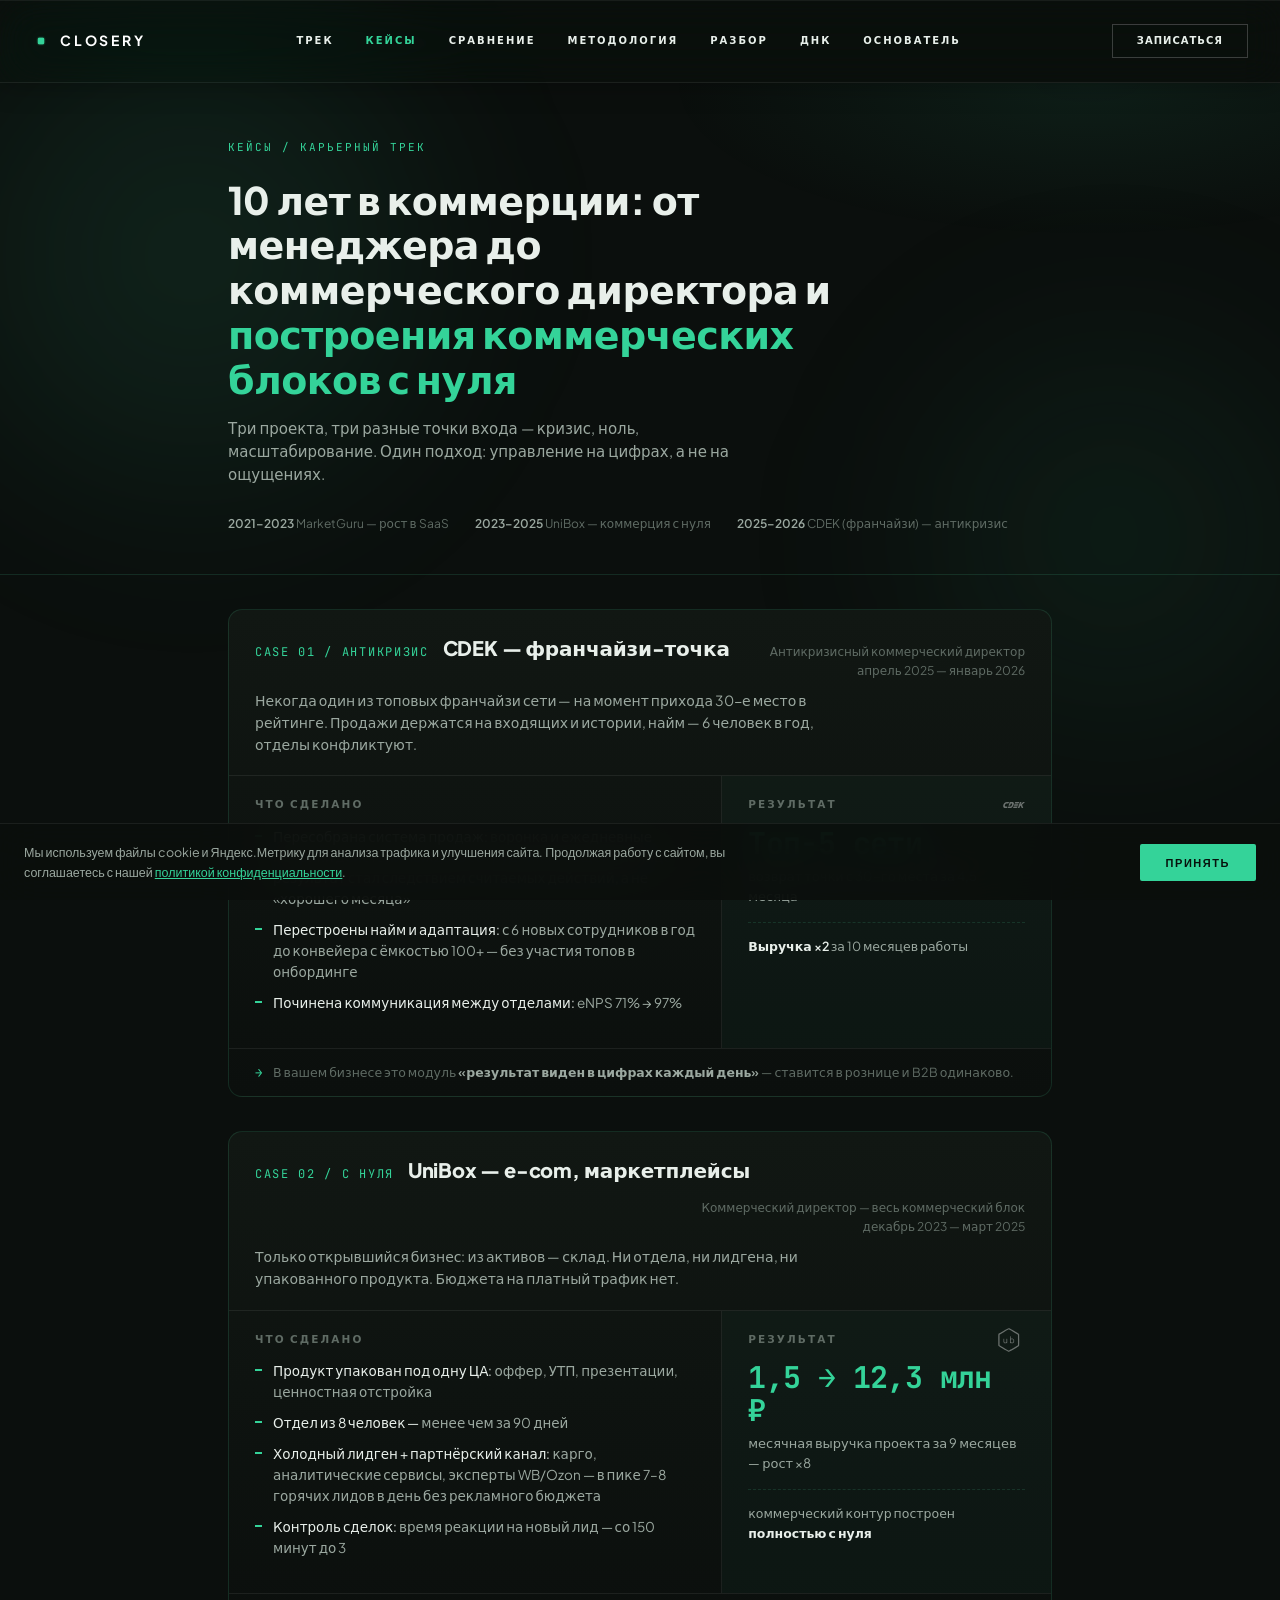
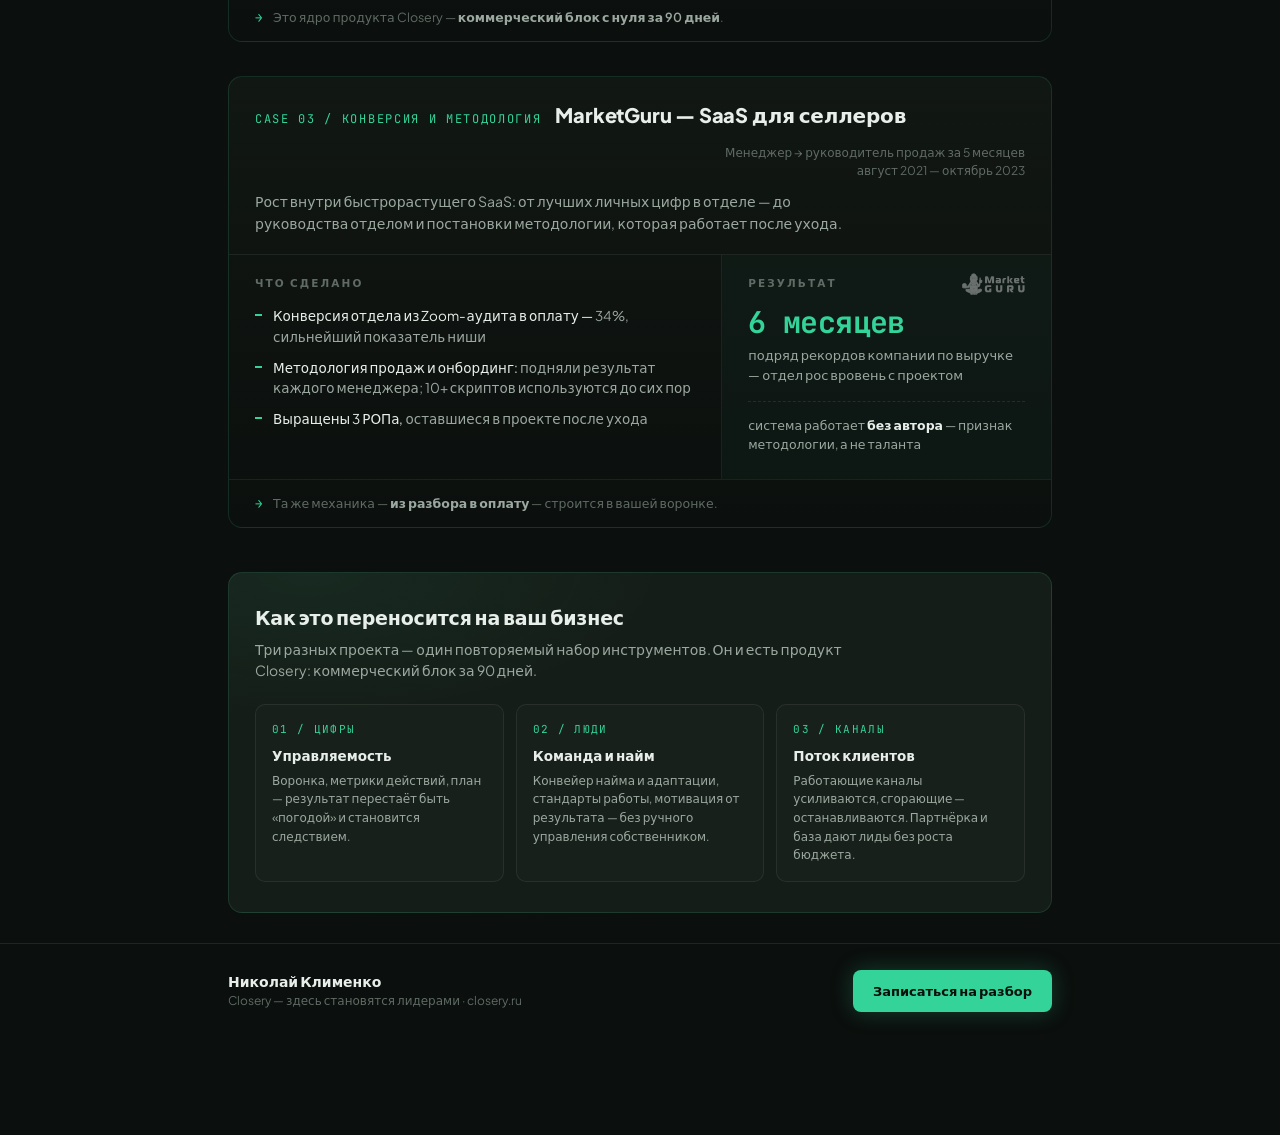
<file: cases/index.html>
<!DOCTYPE html>
<html lang="ru">
<head>
<meta charset="UTF-8">
<meta name="viewport" content="width=device-width, initial-scale=1.0">
<title>Closery — Кейсы</title>
<meta name="description" content="Кейсы Closery: CDEK — возврат франчайзи-точки в топ-5 сети, UniBox — коммерческий блок с нуля и рост ×8, MarketGuru — 34% конверсии и рекорды выручки.">
<link rel="canonical" href="https://closery.ru/cases/">
<meta name="robots" content="index, follow">
<meta name="theme-color" content="#0B0F0D">
<link rel="icon" href="/favicon.ico" sizes="any">
<link rel="icon" type="image/svg+xml" href="/mark-transparent.svg">
<link rel="apple-touch-icon" href="/apple-touch-icon.png">
<link rel="icon" type="image/png" sizes="192x192" href="/mark-192.png">
<meta property="og:type" content="website">
<meta property="og:site_name" content="Closery">
<meta property="og:locale" content="ru_RU">
<meta property="og:url" content="https://closery.ru/cases/">
<meta property="og:title" content="Closery — Кейсы">
<meta property="og:description" content="CDEK: 30-е место → топ-5 сети. UniBox: с нуля до 12,3 млн ₽/мес. MarketGuru: 34% конверсии и 6 месяцев рекордов.">
<meta property="og:image" content="https://closery.ru/mark-512.png">
<link rel="preconnect" href="https://fonts.googleapis.com">
<link rel="preconnect" href="https://fonts.gstatic.com" crossorigin>
<link href="https://fonts.googleapis.com/css2?family=Plus+Jakarta+Sans:wght@400;500;600;700;800&family=JetBrains+Mono:wght@400;500;700&display=swap" rel="stylesheet">
<style>
  :root{
    --bg:#0B0F0D;
    --surface:#111713;
    --surface-2:#151D18;
    --line:rgba(80,220,160,.14);
    --line-soft:rgba(255,255,255,.07);
    --emerald:#34D399;
    --emerald-dim:#1E7A57;
    --text:#E8EFEA;
    --muted:#9BA8A0;
    --faint:#5F6B64;
  }
  *{margin:0;padding:0;box-sizing:border-box}
  html{scroll-behavior:smooth}
  body{
    background:var(--bg);
    color:var(--text);
    font-family:'Plus Jakarta Sans',system-ui,sans-serif;
    line-height:1.55;
  }
  .mono{font-family:'JetBrains Mono',monospace}
  .wrap{max-width:880px;margin:0 auto;padding:0 28px}

  /* ---------- аврора-фон (как на главной) ---------- */
  #cl-aurora{position:fixed;inset:0;z-index:0;pointer-events:none;overflow:hidden}
  #cl-aurora b{position:absolute;border-radius:50%;filter:blur(70px);display:block}
  #cl-aurora .a1{width:60vw;height:60vw;left:-15vw;top:-10vw;background:radial-gradient(circle,rgba(52,211,153,.12),transparent 62%);animation:aur1 28s ease-in-out infinite}
  #cl-aurora .a2{width:50vw;height:50vw;right:-12vw;top:24vh;background:radial-gradient(circle,rgba(30,122,87,.15),transparent 62%);animation:aur2 34s ease-in-out infinite}
  @keyframes aur1{0%,100%{transform:translate(0,0) scale(1)}50%{transform:translate(6vw,4vh) scale(1.12)}}
  @keyframes aur2{0%,100%{transform:translate(0,0) scale(1)}50%{transform:translate(-5vw,6vh) scale(1.1)}}
  header,main,footer{position:relative;z-index:1}

  /* ---------- reveal (как на главной) ---------- */
  .reveal{opacity:0;transform:translateY(26px);
    transition:opacity .72s cubic-bezier(.16,1,.3,1),transform .72s cubic-bezier(.16,1,.3,1)}
  .reveal.in{opacity:1;transform:none}
  .rd1{transition-delay:.1s}.rd2{transition-delay:.2s}.rd3{transition-delay:.3s}
  @media(prefers-reduced-motion:reduce){
    .reveal{opacity:1;transform:none;transition:none}
    #cl-aurora b{animation:none}
  }

  /* ---------- логотипы компаний (единый масштаб с главной) ---------- */
  .case-logo{
    position:absolute;top:18px;right:26px;
    height:22px;width:auto;max-width:92px;object-fit:contain;
    filter:brightness(0) invert(1);opacity:.38;
    transition:opacity .3s ease;
  }
  .case-logo[src*="unibox"]{height:32px;top:13px}
  .case:hover .case-logo{opacity:.7}
  @media(max-width:680px){
    .case-logo{height:18px;max-width:78px;top:16px;right:20px}
    .case-logo[src*="unibox"]{height:26px;top:12px}
  }

  /* ---------- навбар (идентичен главной) ---------- */
  #cl-nav{position:sticky;top:0;z-index:60;display:flex;justify-content:space-between;align-items:center;width:100%;padding:1.5rem 2rem;background:rgba(11,15,13,.2);-webkit-backdrop-filter:blur(20px) saturate(160%);backdrop-filter:blur(20px) saturate(160%);border-bottom:1px solid rgba(255,255,255,.07);box-shadow:inset 0 1px 0 rgba(255,255,255,.06),0 4px 24px rgba(0,0,0,.25);transition:background .4s,box-shadow .4s,border-color .4s}
  #cl-nav.cl-scrolled{background:rgba(11,15,13,.6);-webkit-backdrop-filter:blur(28px) saturate(200%);backdrop-filter:blur(28px) saturate(200%);border-bottom-color:rgba(52,211,153,.2);box-shadow:inset 0 1px 0 rgba(255,255,255,.1),0 8px 32px rgba(0,0,0,.5)}
  .logo-btn{cursor:pointer;color:#fff !important;font-size:14px;font-weight:700;text-transform:uppercase;letter-spacing:.2em;display:inline-flex;align-items:center;gap:10px;transition:letter-spacing .35s ease,color .2s;text-decoration:none}
  .logo-btn:hover{color:var(--emerald) !important;letter-spacing:.3em}
  .nav-links{display:flex;gap:2rem;font-size:10px;font-weight:700;text-transform:uppercase;letter-spacing:.2em}
  .nav-lnk{color:var(--text);transition:color .2s;text-decoration:none}
  .nav-lnk:hover{color:var(--emerald)}
  .nav-active{color:var(--emerald)}
  .nav-right{display:flex;align-items:center;gap:1rem}
  #cl-nav-cta{padding:.5rem 1.5rem;border:1px solid rgba(255,255,255,.2);font-size:10px;font-weight:700;text-transform:uppercase;letter-spacing:.1em;color:var(--text);text-decoration:none;transition:all .2s}
  #cl-nav-cta:hover{background:var(--emerald);border-color:var(--emerald);color:#07110C}
  #cl-hamburger{display:none;flex-direction:column;gap:5px;cursor:pointer;padding:4px;background:none;border:none}
  #cl-hamburger span{display:block;width:22px;height:2px;background:var(--text);border-radius:2px;transition:transform .3s ease,opacity .3s ease}
  #cl-hamburger.open span:nth-child(1){transform:translateY(7px) rotate(45deg)}
  #cl-hamburger.open span:nth-child(2){opacity:0}
  #cl-hamburger.open span:nth-child(3){transform:translateY(-7px) rotate(-45deg)}
  #cl-mob-menu{display:none;position:fixed;top:70px;left:0;right:0;bottom:0;background:rgba(11,15,13,.97);-webkit-backdrop-filter:blur(24px);backdrop-filter:blur(24px);z-index:59;padding:1.5rem 2rem;flex-direction:column;gap:1.25rem;overflow-y:auto}
  #cl-mob-menu.open{display:flex}
  body.cl-menu-open{overflow:hidden}
  #cl-mob-menu a{color:var(--faint);font-size:11px;font-weight:700;letter-spacing:.2em;text-transform:uppercase;text-decoration:none;padding:.75rem 0;border-bottom:1px solid rgba(255,255,255,.05);transition:color .2s}
  #cl-mob-menu a:hover,#cl-mob-menu a.nav-active{color:var(--emerald)}
  @media(max-width:768px){.nav-links{display:none}#cl-hamburger{display:flex}}
  @media(max-width:400px){#cl-nav-cta{display:none}}
  #cl-progress{position:fixed;top:0;left:0;height:2px;width:0;z-index:70;background:linear-gradient(90deg,var(--emerald-dim),var(--emerald));box-shadow:0 0 10px rgba(52,211,153,.5)}

  /* ---------- header ---------- */
  header{
    padding:56px 0 40px;
    border-bottom:1px solid var(--line);
    position:relative;
    overflow:hidden;
  }
  header::after{
    content:"";
    position:absolute;inset:0;
    background:radial-gradient(600px 220px at 85% 0%, rgba(52,211,153,.08), transparent 70%);
    pointer-events:none;
  }
  .page-tag{
    font-family:'JetBrains Mono',monospace;
    font-size:11px;color:var(--emerald);letter-spacing:.18em;text-transform:uppercase;
    margin-bottom:22px;
  }
  h1{
    font-size:clamp(26px,4.5vw,38px);
    font-weight:800;line-height:1.18;letter-spacing:-.015em;
    max-width:620px;
  }
  h1 em{font-style:normal;color:var(--emerald)}
  .subtitle{
    margin-top:14px;font-size:15px;color:var(--muted);max-width:560px;
  }
  .track{
    margin-top:30px;
    display:flex;flex-wrap:wrap;gap:8px 26px;
    font-size:12px;color:var(--faint);
  }
  .track b{color:var(--muted);font-weight:600}

  /* ---------- case card ---------- */
  main{padding:14px 0 0}
  .case{
    border:1px solid var(--line);
    border-radius:14px;
    background:linear-gradient(180deg,var(--surface) 0%,var(--bg) 100%);
    margin:34px 0;
    overflow:hidden;
    transition:transform .45s cubic-bezier(.16,1,.3,1),border-color .45s ease,box-shadow .45s ease;
  }
  .case:hover{
    transform:translateY(-3px);
    border-color:rgba(52,211,153,.32);
    box-shadow:0 24px 60px rgba(0,0,0,.45),0 0 32px rgba(52,211,153,.07);
  }
  .case-head{
    display:flex;align-items:baseline;gap:14px;flex-wrap:wrap;
    padding:22px 26px 0;
  }
  .case-index{
    font-family:'JetBrains Mono',monospace;
    font-size:12px;color:var(--emerald);letter-spacing:.14em;
  }
  .case-title{
    font-size:20px;font-weight:800;letter-spacing:-.01em;
  }
  .case-role{
    font-size:12px;color:var(--faint);margin-left:auto;text-align:right;
  }
  .case-context{
    padding:10px 26px 0;
    font-size:14px;color:var(--muted);max-width:640px;
  }
  .case-body{
    display:grid;grid-template-columns:1.5fr 1fr;gap:0;
    margin-top:20px;border-top:1px solid var(--line-soft);
  }
  .case-actions{
    padding:20px 26px 24px;
    border-right:1px solid var(--line-soft);
  }
  .case-actions h3, .case-result h3{
    font-size:10.5px;font-weight:700;letter-spacing:.2em;
    text-transform:uppercase;color:var(--faint);margin-bottom:14px;
  }
  .case-actions ul{list-style:none}
  .case-actions li{
    position:relative;padding-left:18px;
    font-size:13.5px;color:var(--text);
    margin-bottom:10px;
  }
  .case-actions li::before{
    content:"";position:absolute;left:0;top:8px;
    width:7px;height:2px;background:var(--emerald);
  }
  .case-actions li span{color:var(--muted)}
  .case-result{
    position:relative;
    padding:20px 26px 24px;
    background:rgba(52,211,153,.03);
  }
  .result-num{
    font-family:'JetBrains Mono',monospace;
    font-size:clamp(24px,3.4vw,30px);
    font-weight:700;color:var(--emerald);
    line-height:1.1;letter-spacing:-.02em;
  }
  .result-label{
    font-size:13px;color:var(--muted);margin-top:6px;
  }
  .result-extra{
    margin-top:16px;padding-top:14px;
    border-top:1px dashed var(--line);
    font-size:12.5px;color:var(--muted);
  }
  .result-extra b{color:var(--text);font-weight:600}
  .case-transfer{
    border-top:1px solid var(--line-soft);
    padding:14px 26px;
    font-size:12.5px;color:var(--faint);
    display:flex;gap:10px;align-items:baseline;
  }
  .case-transfer .arrow{color:var(--emerald);font-family:'JetBrains Mono',monospace}
  .case-transfer b{color:var(--muted);font-weight:600}

  /* ---------- bridge ---------- */
  .bridge{
    margin:44px 0 30px;
    border:1px solid var(--line);
    border-radius:14px;
    background:
      radial-gradient(500px 200px at 10% 0%, rgba(52,211,153,.07), transparent 70%),
      var(--surface-2);
    padding:30px 26px;
  }
  .bridge h2{
    font-size:19px;font-weight:800;letter-spacing:-.01em;margin-bottom:6px;
  }
  .bridge p.lead{font-size:14px;color:var(--muted);max-width:600px}
  .bridge-grid{
    margin-top:22px;
    display:grid;grid-template-columns:repeat(3,1fr);gap:12px;
  }
  .bridge-item{
    border:1px solid var(--line-soft);
    border-radius:10px;
    padding:16px;
    background:rgba(255,255,255,.015);
  }
  .bridge-item .k{
    font-family:'JetBrains Mono',monospace;
    font-size:11px;color:var(--emerald);letter-spacing:.12em;
    margin-bottom:8px;
  }
  .bridge-item .t{font-size:13.5px;font-weight:700;margin-bottom:5px}
  .bridge-item .d{font-size:12px;color:var(--muted)}

  /* ---------- footer ---------- */
  footer{
    border-top:1px solid var(--line);
    margin-top:10px;
    padding:26px 0 46px;
  }
  .foot-name{font-size:14px;font-weight:700}
  .foot-note{font-size:12px;color:var(--faint)}
  .foot-cta{
    margin-left:auto;
    font-size:13px;font-weight:700;color:#07110C;
    background:var(--emerald);
    padding:11px 20px;border-radius:8px;
    text-decoration:none;
    box-shadow:0 0 22px rgba(52,211,153,.25);
  }

  @media (max-width:680px){
    .case-body{grid-template-columns:1fr}
    .case-actions{border-right:none;border-bottom:1px solid var(--line-soft)}
    .bridge-grid{grid-template-columns:1fr}
    .case-role{margin-left:0;text-align:left;width:100%}
    .foot-cta{margin-left:0}
  }
  @media print{
    body{background:#0B0F0D}
    .case{break-inside:avoid}
  }
</style>
</head>
<body>

<div id="cl-aurora" aria-hidden="true"><b class="a1"></b><b class="a2"></b></div>
<div id="cl-progress"></div>

<nav id="cl-nav">
  <a href="/" class="logo-btn"><img src="/mark-transparent.svg" alt="" width="18" height="18" style="flex:none">Closery</a>
  <div class="nav-links">
    <a href="/#track"    class="nav-lnk">Трек</a>
    <a href="/cases"     class="nav-lnk nav-active">Кейсы</a>
    <a href="/#versus"   class="nav-lnk">Сравнение</a>
    <a href="/#method"   class="nav-lnk">Методология</a>
    <a href="/#audit"    class="nav-lnk">Разбор</a>
    <a href="/dna"       class="nav-lnk">ДНК</a>
    <a href="/#founder"  class="nav-lnk">Основатель</a>
  </div>
  <div class="nav-right">
    <a id="cl-nav-cta" href="/#cta">Записаться</a>
    <button id="cl-hamburger" aria-label="Меню" aria-expanded="false"><span></span><span></span><span></span></button>
  </div>
</nav>
<div id="cl-mob-menu" role="navigation">
  <a href="/#track">Трек</a>
  <a href="/cases" class="nav-active">Кейсы</a>
  <a href="/#versus">Сравнение</a>
  <a href="/#method">Методология</a>
  <a href="/#audit">Разбор</a>
  <a href="/dna">ДНК</a>
  <a href="/#founder">Основатель</a>
</div>

<header>
  <div class="wrap">
    <div class="page-tag reveal">Кейсы / Карьерный трек</div>
    <h1 class="reveal rd1">10 лет в коммерции: от менеджера до коммерческого директора и <em>построения коммерческих блоков с нуля</em></h1>
    <p class="subtitle reveal rd2">Три проекта, три разные точки входа — кризис, ноль, масштабирование. Один подход: управление на цифрах, а не на ощущениях.</p>
    <div class="track reveal rd3">
      <span><b>2021–2023</b> MarketGuru — рост в SaaS</span>
      <span><b>2023–2025</b> UniBox — коммерция с нуля</span>
      <span><b>2025–2026</b> CDEK (франчайзи) — антикризис</span>
    </div>
  </div>
</header>

<main class="wrap">

  <!-- CASE 1: CDEK -->
  <section class="case reveal">
    <div class="case-head">
      <div class="case-index">CASE 01 / АНТИКРИЗИС</div>
      <div class="case-title">CDEK — франчайзи-точка</div>
      <div class="case-role">Антикризисный коммерческий директор<br>апрель 2025 — январь 2026</div>
    </div>
    <p class="case-context">Некогда один из топовых франчайзи сети — на момент прихода 30-е место в рейтинге. Продажи держатся на входящих и истории, найм — 6 человек в год, отделы конфликтуют.</p>
    <div class="case-body">
      <div class="case-actions">
        <h3>Что сделано</h3>
        <ul>
          <li>Пересобрана система продаж: <span>воронка и ежедневные метрики действий каждого сотрудника в общей таблице — результат стал следствием считаемых действий, а не «хорошего месяца»</span></li>
          <li>Перестроены найм и адаптация: <span>с 6 новых сотрудников в год до конвейера с ёмкостью 100+ — без участия топов в онбординге</span></li>
          <li>Починена коммуникация между отделами: <span>eNPS 71% → 97%</span></li>
        </ul>
      </div>
      <div class="case-result">
        <img src="/clients/cdek.svg" alt="CDEK" class="case-logo" loading="lazy">
        <h3>Результат</h3>
        <div class="result-num">Топ-5 сети</div>
        <div class="result-label">возврат точки с 30-го места за 4,5 месяца</div>
        <div class="result-extra"><b>Выручка ×2</b> за 10 месяцев работы</div>
      </div>
    </div>
    <div class="case-transfer">
      <span class="arrow">→</span>
      <span>В вашем бизнесе это модуль <b>«результат виден в цифрах каждый день»</b> — ставится в рознице и B2B одинаково.</span>
    </div>
  </section>

  <!-- CASE 2: UniBox -->
  <section class="case reveal">
    <div class="case-head">
      <div class="case-index">CASE 02 / С НУЛЯ</div>
      <div class="case-title">UniBox — e-com, маркетплейсы</div>
      <div class="case-role">Коммерческий директор — весь коммерческий блок<br>декабрь 2023 — март 2025</div>
    </div>
    <p class="case-context">Только открывшийся бизнес: из активов — склад. Ни отдела, ни лидгена, ни упакованного продукта. Бюджета на платный трафик нет.</p>
    <div class="case-body">
      <div class="case-actions">
        <h3>Что сделано</h3>
        <ul>
          <li>Продукт упакован под одну ЦА: <span>оффер, УТП, презентации, ценностная отстройка</span></li>
          <li>Отдел из 8 человек — <span>менее чем за 90 дней</span></li>
          <li>Холодный лидген + партнёрский канал: <span>карго, аналитические сервисы, эксперты WB/Ozon — в пике 7–8 горячих лидов в день без рекламного бюджета</span></li>
          <li>Контроль сделок: <span>время реакции на новый лид — со 150 минут до 3</span></li>
        </ul>
      </div>
      <div class="case-result">
        <img src="/clients/unibox.svg" alt="UniBox" class="case-logo" loading="lazy">
        <h3>Результат</h3>
        <div class="result-num">1,5 → 12,3 млн ₽</div>
        <div class="result-label">месячная выручка проекта за 9 месяцев — рост ×8</div>
        <div class="result-extra">коммерческий контур построен <b>полностью с нуля</b></div>
      </div>
    </div>
    <div class="case-transfer">
      <span class="arrow">→</span>
      <span>Это ядро продукта Closery — <b>коммерческий блок с нуля за 90 дней</b>.</span>
    </div>
  </section>

  <!-- CASE 3: MarketGuru -->
  <section class="case reveal">
    <div class="case-head">
      <div class="case-index">CASE 03 / КОНВЕРСИЯ И МЕТОДОЛОГИЯ</div>
      <div class="case-title">MarketGuru — SaaS для селлеров</div>
      <div class="case-role">Менеджер → руководитель продаж за 5 месяцев<br>август 2021 — октябрь 2023</div>
    </div>
    <p class="case-context">Рост внутри быстрорастущего SaaS: от лучших личных цифр в отделе — до руководства отделом и постановки методологии, которая работает после ухода.</p>
    <div class="case-body">
      <div class="case-actions">
        <h3>Что сделано</h3>
        <ul>
          <li>Конверсия отдела из Zoom-аудита в оплату — <span>34%, сильнейший показатель ниши</span></li>
          <li>Методология продаж и онбординг: <span>подняли результат каждого менеджера; 10+ скриптов используются до сих пор</span></li>
          <li>Выращены 3 РОПа, <span>оставшиеся в проекте после ухода</span></li>
        </ul>
      </div>
      <div class="case-result">
        <img src="/clients/marketguru.svg" alt="MarketGuru" class="case-logo" loading="lazy">
        <h3>Результат</h3>
        <div class="result-num">6 месяцев</div>
        <div class="result-label">подряд рекордов компании по выручке — отдел рос вровень с проектом</div>
        <div class="result-extra">система работает <b>без автора</b> — признак методологии, а не таланта</div>
      </div>
    </div>
    <div class="case-transfer">
      <span class="arrow">→</span>
      <span>Та же механика — <b>из разбора в оплату</b> — строится в вашей воронке.</span>
    </div>
  </section>

  <!-- BRIDGE -->
  <section class="bridge reveal">
    <h2>Как это переносится на ваш бизнес</h2>
    <p class="lead">Три разных проекта — один повторяемый набор инструментов. Он и есть продукт Closery: коммерческий блок за 90 дней.</p>
    <div class="bridge-grid">
      <div class="bridge-item">
        <div class="k">01 / ЦИФРЫ</div>
        <div class="t">Управляемость</div>
        <div class="d">Воронка, метрики действий, план — результат перестаёт быть «погодой» и становится следствием.</div>
      </div>
      <div class="bridge-item">
        <div class="k">02 / ЛЮДИ</div>
        <div class="t">Команда и найм</div>
        <div class="d">Конвейер найма и адаптации, стандарты работы, мотивация от результата — без ручного управления собственником.</div>
      </div>
      <div class="bridge-item">
        <div class="k">03 / КАНАЛЫ</div>
        <div class="t">Поток клиентов</div>
        <div class="d">Работающие каналы усиливаются, сгорающие — останавливаются. Партнёрка и база дают лиды без роста бюджета.</div>
      </div>
    </div>
  </section>

</main>

<footer>
  <div class="wrap" style="display:flex;align-items:center;gap:18px;flex-wrap:wrap;width:100%">
    <div>
      <div class="foot-name">Николай Клименко</div>
      <div class="foot-note">Closery — здесь становятся лидерами · closery.ru</div>
    </div>
    <a class="foot-cta" href="/#cta">Записаться на разбор</a>
  </div>
</footer>

<script>
(function(){
  var nav=document.getElementById('cl-nav');
  function upd(){if(nav)nav.classList.toggle('cl-scrolled',window.scrollY>40);}
  window.addEventListener('scroll',upd,{passive:true}); upd();
  var bar=document.getElementById('cl-progress');
  function updBar(){if(!bar)return;var t=document.body.scrollHeight-window.innerHeight;bar.style.width=(t>0?(window.scrollY/t)*100:0)+'%';}
  window.addEventListener('scroll',updBar,{passive:true}); updBar();
  var h=document.getElementById('cl-hamburger'), m=document.getElementById('cl-mob-menu');
  if(h){h.addEventListener('click',function(){var o=m.classList.toggle('open');h.classList.toggle('open',o);h.setAttribute('aria-expanded',String(o));document.body.classList.toggle('cl-menu-open',o);});}
  var obs=new IntersectionObserver(function(es){
    es.forEach(function(e){ if(e.isIntersecting){ e.target.classList.add('in'); obs.unobserve(e.target); } });
  },{threshold:.12});
  document.querySelectorAll('.reveal').forEach(function(el){ obs.observe(el); });
})();
</script>
<script src="/cookie-consent.js" defer></script>
</body>
</html>
</file>
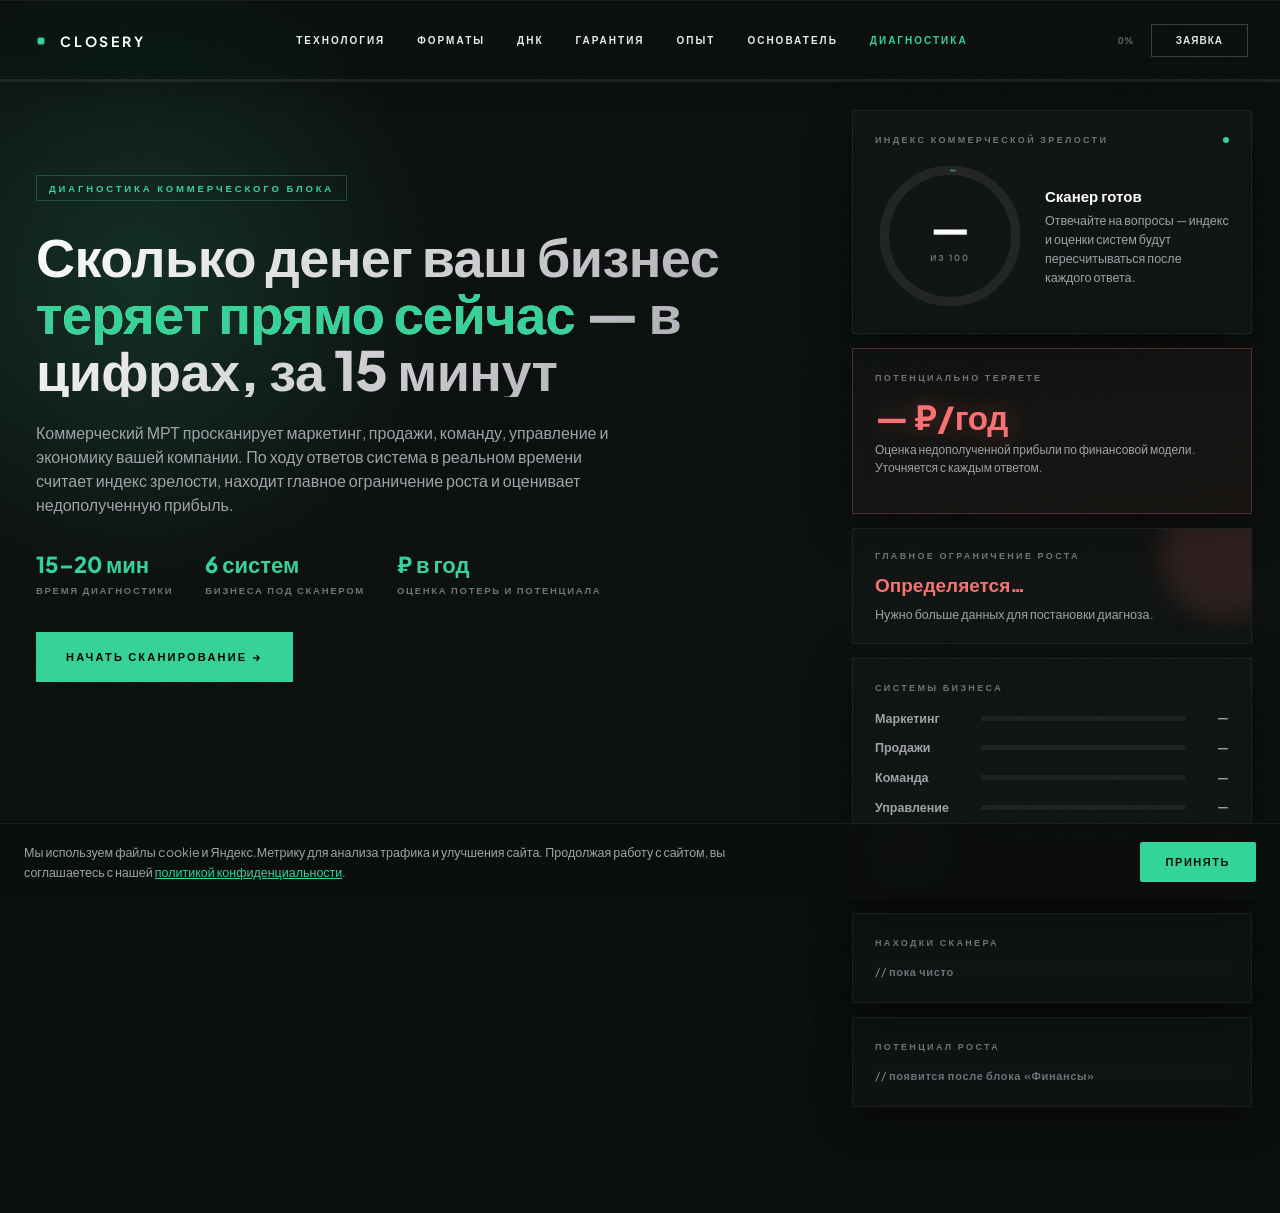
<file: diagnostic/index.html>
<!DOCTYPE html><html lang="ru"><head><meta charset="UTF-8"><meta name="viewport" content="width=device-width, initial-scale=1.0"><title>Closery — Коммерческий МРТ бизнеса</title>
<meta name="description" content="Бесплатная диагностика коммерческого блока за 15 минут: индекс зрелости, главное ограничение роста и оценка недополученной прибыли вашего бизнеса.">
<link rel="canonical" href="https://closery.ru/diagnostic/">
<meta name="robots" content="index, follow">
<meta name="theme-color" content="#0B0F0D">
<link rel="icon" href="/favicon.ico" sizes="any">
<link rel="icon" type="image/svg+xml" href="/mark-transparent.svg">
<link rel="apple-touch-icon" href="/apple-touch-icon.png">
<link rel="icon" type="image/png" sizes="192x192" href="/mark-192.png">
<meta property="og:type" content="website">
<meta property="og:site_name" content="Closery">
<meta property="og:locale" content="ru_RU">
<meta property="og:url" content="https://closery.ru/diagnostic/">
<meta property="og:title" content="Closery — Коммерческий МРТ бизнеса">
<meta property="og:description" content="Бесплатная диагностика коммерческого блока за 15 минут: индекс зрелости, главное ограничение роста и оценка недополученной прибыли.">
<meta property="og:image" content="https://closery.ru/mark-512.png">
<meta name="twitter:card" content="summary_large_image">
<meta name="twitter:title" content="Closery — Коммерческий МРТ бизнеса">
<meta name="twitter:description" content="Бесплатная диагностика коммерческого блока за 15 минут.">
<meta name="twitter:image" content="https://closery.ru/mark-512.png">
<link rel="preconnect" href="https://fonts.googleapis.com"><link rel="preconnect" href="https://fonts.gstatic.com" crossorigin><link href="https://fonts.googleapis.com/css2?family=Plus+Jakarta+Sans:wght@400;500;600;700;800&family=PT+Serif:ital,wght@0,400;0,700;1,400;1,700&display=swap" rel="stylesheet"><style>
:root{
  --font-display:'Plus Jakarta Sans',sans-serif;
  --font-body:'Plus Jakarta Sans',sans-serif;
  --font-mono:'Plus Jakarta Sans',sans-serif;
  --bg:#0B0F0D;
  --surface:rgba(255,255,255,.02); --surface-2:rgba(255,255,255,.045);
  --line:rgba(255,255,255,.1); --line-soft:rgba(255,255,255,.06);
  --ink:#e4e4e7; --ink-2:#a1a1aa; --ink-3:#71717a;
  --teal:#34D399; --teal-2:#6EE7B7; --teal-deep:#1E7A57; --teal-soft:rgba(52,211,153,.08);
  --good:#34D399; --warn:#fbbf24; --bad:#f87171;
  --red-soft:rgba(248,113,113,.06);
  --glow:0 0 40px rgba(52,211,153,.14);
  --shadow:0 12px 40px rgba(0,0,0,.45);
  --dur:.45s; --ease:cubic-bezier(.16,1,.3,1);
}
*{box-sizing:border-box;margin:0;padding:0}
html{scroll-behavior:smooth}
body{
  font-family:var(--font-body);background:var(--bg);color:var(--ink);
  min-height:100vh;line-height:1.55;overflow-x:hidden;
}
body::after{
  content:'';position:fixed;inset:0;pointer-events:none;z-index:1999;opacity:.032;
  background-image:url("data:image/svg+xml,%3Csvg xmlns='http://www.w3.org/2000/svg' width='280' height='280'%3E%3Cfilter id='n'%3E%3CfeTurbulence type='fractalNoise' baseFrequency='.85' numOctaves='4' stitchTiles='stitch'/%3E%3C/filter%3E%3Crect width='280' height='280' filter='url(%23n)'/%3E%3C/svg%3E");
  background-size:180px 180px;
}
button{font-family:inherit;cursor:pointer}
input,textarea,select{font-family:inherit;color:inherit}
::selection{background:#34D399;color:#000}
::-moz-selection{background:#34D399;color:#000}
.num,.gauge-num b,.loss-num,.final-index b,.loss-factor b,.growth-row b,.progress-label{font-variant-numeric:tabular-nums}
#cl-nav{position:sticky !important;top:0;overflow:visible}
#navProgressTrack{position:absolute;left:0;right:0;bottom:0;height:2px;background:rgba(255,255,255,.08)}
#progressFill{display:block;height:100%;width:0%;background:linear-gradient(90deg,#1E7A57,#34D399);box-shadow:0 0 8px rgba(52,211,153,.55);transition:width .5s var(--ease)}
#progressLabel{font-size:9px;font-weight:700;letter-spacing:.14em;color:#5F6B64;white-space:nowrap;font-variant-numeric:tabular-nums}
/* ─── САЙТОВЫЙ НАВБАР (байт-в-байт с главной) ─── */
.nav-lnk{color:#E8EFEA !important;transition:color .2s !important;text-decoration:none !important}
.nav-lnk:hover{color:#34D399 !important}
.nav-dna{color:#34D399 !important}
.nav-dna:hover{color:#6EE7B7 !important}
.logo-btn{cursor:pointer;color:#fff !important;letter-spacing:.2em;display:inline-flex;align-items:center;gap:10px;transition:letter-spacing .35s ease,color .2s !important;text-decoration:none !important}
.logo-btn:hover{color:#34D399 !important;letter-spacing:.3em}
.brand-mark{width:9px;height:9px;border-radius:2px;flex:none;background:#34D399;box-shadow:0 0 14px rgba(52,211,153,.55)}
#cl-nav{position:sticky;top:0;z-index:60;background:rgba(11,15,13,.2);-webkit-backdrop-filter:blur(20px) saturate(160%);backdrop-filter:blur(20px) saturate(160%);border-bottom:1px solid rgba(255,255,255,.07);box-shadow:inset 0 1px 0 rgba(255,255,255,.06),0 4px 24px rgba(0,0,0,.25);transition:background .4s,box-shadow .4s,border-color .4s}
#cl-nav.cl-scrolled{background:rgba(11,15,13,.6);-webkit-backdrop-filter:blur(28px) saturate(200%);backdrop-filter:blur(28px) saturate(200%);border-bottom-color:rgba(52,211,153,.2);box-shadow:inset 0 1px 0 rgba(255,255,255,.1),0 8px 32px rgba(0,0,0,.5)}
#cl-mob-menu{display:none;position:fixed;top:70px;left:0;right:0;bottom:0;background:rgba(11,15,13,.97);-webkit-backdrop-filter:blur(24px);backdrop-filter:blur(24px);border-bottom:1px solid rgba(255,255,255,.08);z-index:59;padding:1.5rem 2rem;flex-direction:column;gap:1.25rem;overflow-y:auto}
body.cl-menu-open{overflow:hidden}
#cl-mob-menu.open{display:flex}
#cl-mob-menu a{color:#5F6B64 !important;font-size:11px;font-weight:700;letter-spacing:.2em;text-transform:uppercase;text-decoration:none;padding:.75rem 0;border-bottom:1px solid rgba(255,255,255,.05);transition:color .2s !important}
#cl-mob-menu a:hover{color:#34D399 !important}
#cl-hamburger{display:none;flex-direction:column;gap:5px;cursor:pointer;padding:4px;background:none;border:none}
#cl-hamburger span{display:block;width:22px;height:2px;background:#e4e4e7;border-radius:2px;transition:transform .3s ease,opacity .3s ease}
#cl-hamburger.open span:nth-child(1){transform:translateY(7px) rotate(45deg)}
#cl-hamburger.open span:nth-child(2){opacity:0}
#cl-hamburger.open span:nth-child(3){transform:translateY(-7px) rotate(-45deg)}
@media(max-width:768px){#cl-hamburger{display:flex}}
@media(max-width:400px){#cl-nav-cta{display:none !important}}
.shell{max-width:1360px;margin:0 auto;padding:28px;display:grid;grid-template-columns:minmax(0,1fr) 400px;gap:28px;align-items:start}
.shell.no-dash{grid-template-columns:1fr}
@media(max-width:1024px){.shell{grid-template-columns:1fr}}
@media(max-width:640px){.shell{padding:16px}}
.intro{padding:64px 8px 24px;max-width:780px;position:relative}
.intro::before{
  content:'';position:absolute;width:700px;height:700px;border-radius:50%;
  background:radial-gradient(circle,rgba(52,211,153,.16) 0%,transparent 64%);
  top:-180px;left:-240px;pointer-events:none;z-index:-1;
  animation:glow-breathe 5s ease-in-out infinite;
}
@keyframes glow-breathe{0%,100%{transform:scale(1);opacity:.55}50%{transform:scale(1.1);opacity:1}}
.eyebrow{
  display:inline-block;border:1px solid rgba(52,211,153,.28);padding:5px 12px;
  font-size:9.5px;font-weight:700;letter-spacing:.3em;text-transform:uppercase;color:var(--teal);
  margin-bottom:26px;animation:tag-pulse 3s ease-in-out infinite;
}
@keyframes tag-pulse{0%,100%{box-shadow:none}50%{box-shadow:0 0 14px rgba(52,211,153,.18)}}
.intro h1{
  font-weight:800;font-size:clamp(30px,4.6vw,54px);line-height:1.05;letter-spacing:-.01em;margin-bottom:24px;
  background:linear-gradient(135deg,#fff 0%,#9f9fa8 100%);
  -webkit-background-clip:text;background-clip:text;-webkit-text-fill-color:transparent;
  padding-left:.08em;padding-right:.08em;margin-left:-.08em;margin-right:-.08em;
}
.intro h1 em{font-style:normal;-webkit-text-fill-color:#34D399}
.intro p{color:var(--ink-2);font-size:16px;max-width:580px;margin-bottom:10px}
.intro-meta{display:flex;gap:32px;margin:30px 0 34px;flex-wrap:wrap}
.intro-meta div{font-size:9.5px;font-weight:700;letter-spacing:.18em;text-transform:uppercase;color:var(--ink-3);line-height:1.6}
.intro-meta b{display:block;font-size:22px;color:var(--teal);font-weight:800;letter-spacing:0;text-transform:none}
.btn-primary{
  position:relative;overflow:hidden;display:inline-flex;align-items:center;gap:10px;
  padding:17px 30px;border:none;background:#34D399;color:#000;
  font-size:11px;font-weight:700;letter-spacing:.2em;text-transform:uppercase;
  transition:background .2s,transform .1s;
}
.btn-primary:hover{background:#fff}
.btn-primary:active{transform:scale(.98)}
.btn-primary::after{
  content:'';position:absolute;top:0;left:-100%;width:100%;height:100%;
  background:linear-gradient(90deg,transparent,rgba(255,255,255,.22),transparent);
  transition:left .5s ease;
}
.btn-primary:hover::after{left:100%}
@media(hover:none){.btn-primary::after{display:none}}
.btn-ghost{
  display:inline-flex;align-items:center;gap:8px;padding:16px 24px;
  border:1px solid rgba(255,255,255,.2);background:transparent;color:var(--ink);
  font-size:10px;font-weight:700;letter-spacing:.2em;text-transform:uppercase;transition:all .2s;
}
.btn-ghost:hover{background:#34D399;border-color:#34D399;color:#000}
.flow{position:relative}
.section-tag{
  display:inline-flex;align-items:center;gap:8px;border:1px solid rgba(52,211,153,.28);padding:5px 12px;
  font-size:9.5px;font-weight:700;letter-spacing:.3em;text-transform:uppercase;color:var(--teal);
  margin-bottom:16px;animation:tag-pulse 3s ease-in-out infinite;
  cursor:pointer;user-select:none;
}
.section-tag:hover{background:var(--teal-soft)}
.section-tag .chev{font-size:8px;letter-spacing:0;transition:transform .2s ease;display:inline-block}
.section-tag.open .chev{transform:rotate(180deg)}
.section-nav{
  position:absolute;top:calc(100% + 8px);left:0;background:#0F1512;
  border:1px solid var(--line);border-radius:10px;padding:6px;min-width:250px;z-index:80;
  box-shadow:var(--shadow);display:none;
}
.section-nav.open{display:block}
.section-nav button{
  display:flex;justify-content:space-between;align-items:baseline;gap:12px;width:100%;text-align:left;
  padding:9px 11px;border-radius:7px;background:none;border:none;color:var(--ink-2);
  font-size:12.5px;font-weight:600;letter-spacing:normal;text-transform:none;cursor:pointer;font-family:var(--font-body);
}
.section-nav button:hover:not(:disabled){background:var(--teal-soft);color:var(--ink)}
.section-nav button.current{color:var(--teal)}
.section-nav button:disabled{opacity:.32;cursor:not-allowed}
.section-nav button small{font-size:9px;color:var(--ink-3);font-weight:500;white-space:nowrap}
.qcard{
  background:var(--surface);
  -webkit-backdrop-filter:blur(12px);backdrop-filter:blur(12px);
  border:1px solid var(--line-soft);
  padding:36px;box-shadow:var(--shadow);position:relative;overflow:hidden;
  animation:cardIn var(--dur) var(--ease);
}
.qcard::before{
  content:'';position:absolute;width:420px;height:420px;border-radius:50%;
  background:radial-gradient(circle,rgba(52,211,153,.07) 0%,transparent 70%);
  top:-140px;right:-140px;pointer-events:none;
}
@media(max-width:640px){.qcard{padding:24px 18px}}
@keyframes cardIn{from{opacity:0;transform:translateY(26px)}to{opacity:1;transform:none}}
.qcard.leaving{animation:cardOut .28s ease forwards}
@keyframes cardOut{to{opacity:0;transform:translateY(-14px)}}
.q-count{font-size:9.5px;font-weight:700;letter-spacing:.22em;text-transform:uppercase;color:var(--ink-3);margin-bottom:12px}
.q-title{font-size:clamp(19px,2.4vw,26px);font-weight:800;letter-spacing:-.01em;margin-bottom:6px;color:#fff}
.q-sub{color:var(--ink-2);font-size:14px;margin-bottom:24px}
.q-input input[type=text],.q-input input[type=number],.q-input textarea{
  width:100%;padding:16px;border:1px solid var(--line);
  background:transparent;font-size:16px;outline:none;transition:border-color .2s,box-shadow .2s;
}
.q-input textarea{min-height:110px;resize:vertical}
.q-input input:focus,.q-input textarea:focus{border-color:#34D399;box-shadow:0 0 0 2px rgba(52,211,153,.18)}
.q-input input::placeholder,.q-input textarea::placeholder{color:#52525b}
.q-input input[type=number]::-webkit-outer-spin-button,
.q-input input[type=number]::-webkit-inner-spin-button{-webkit-appearance:none;margin:0}
.q-input input[type=number]{-moz-appearance:textfield;appearance:textfield}
.unit-wrap{position:relative}
.unit-wrap .unit{position:absolute;right:16px;top:50%;transform:translateY(-50%);font-size:10px;font-weight:700;letter-spacing:.14em;text-transform:uppercase;color:#52525b;pointer-events:none}
.opts{display:grid;gap:10px}
.opts.cols-2{grid-template-columns:1fr 1fr}
@media(max-width:560px){.opts.cols-2{grid-template-columns:1fr}}
.opt{
  text-align:left;padding:15px 16px;border:1px solid var(--line);
  background:var(--surface);color:var(--ink);font-size:14.5px;font-weight:600;
  display:flex;align-items:center;gap:12px;transition:border-color .2s,background .2s,box-shadow .2s,transform .2s;
}
.opt:hover{border-color:rgba(52,211,153,.5);transform:translateY(-2px)}
.opt.selected{border-color:#34D399;background:rgba(52,211,153,.08);box-shadow:0 0 0 1px rgba(52,211,153,.6),0 0 24px rgba(52,211,153,.22)}
.opt .key{font-size:9px;font-weight:700;letter-spacing:.1em;color:var(--ink-3);border:1px solid var(--line);padding:3px 7px;min-width:24px;text-align:center}
.opt.selected .key{color:var(--teal);border-color:var(--teal)}
.opt small{display:block;font-weight:500;color:var(--ink-2);font-size:12.5px;margin-top:2px}
.chips{display:flex;flex-wrap:wrap;gap:9px}
.chip{
  padding:11px 16px;border:1px solid var(--line);background:var(--surface);
  font-size:12.5px;font-weight:700;color:var(--ink-2);transition:all .16s;
  display:inline-flex;align-items:center;gap:8px;
}
.chip .key{font-size:8.5px;font-weight:700;color:var(--ink-3);border:1px solid var(--line);padding:2px 5px;letter-spacing:.06em}
.chip.selected .key{color:var(--teal);border-color:var(--teal)}
.chip:hover{border-color:rgba(52,211,153,.5);color:var(--ink);transform:translateY(-2px)}
.chip.selected{background:rgba(52,211,153,.1);border-color:#34D399;color:var(--teal-2)}
.q-nav{display:flex;align-items:center;gap:12px;margin-top:28px;flex-wrap:wrap}
.q-nav .spacer{flex:1}
.btn-back{background:none;border:none;color:var(--ink-3);font-size:10px;font-weight:700;letter-spacing:.16em;text-transform:uppercase;display:inline-flex;gap:6px;align-items:center;padding:10px 6px;transition:color .2s}
.btn-back:hover{color:var(--teal)}
.btn-skip{background:none;border:none;color:var(--ink-3);font-size:12px;text-decoration:underline dotted;padding:10px 6px}
.btn-skip:hover{color:var(--ink-2)}
.enter-hint{font-size:10px;font-weight:600;letter-spacing:.06em;color:var(--ink-3)}
kbd{border:1px solid var(--line);border-bottom-width:2px;padding:1px 6px;font-size:9px;font-weight:700}
.insight{
  margin-top:16px;border:1px solid var(--line-soft);border-left:2px solid var(--warn);
  background:var(--surface);-webkit-backdrop-filter:blur(12px);backdrop-filter:blur(12px);
  padding:15px 18px;font-size:13.5px;color:var(--ink-2);
  animation:cardIn .4s var(--ease);display:none;
}
.insight b{color:#fff}
.insight.bad{border-left-color:var(--bad)}
.insight.good{border-left-color:var(--good)}
.dash{position:sticky;top:92px;display:flex;flex-direction:column;gap:14px}
@media(max-width:1024px){.dash{position:static}}
.panel{
  background:var(--surface);-webkit-backdrop-filter:blur(12px);backdrop-filter:blur(12px);
  border:1px solid var(--line-soft);padding:22px;box-shadow:var(--shadow);
  transition:border-color .35s ease;
}
.panel:hover{border-color:rgba(52,211,153,.22)}
.panel-h{font-size:9px;font-weight:700;letter-spacing:.26em;text-transform:uppercase;color:var(--ink-3);margin-bottom:14px;display:flex;justify-content:space-between;align-items:center}
.live-dot{width:6px;height:6px;border-radius:50%;background:var(--teal);animation:pulse 1.6s infinite}
@keyframes pulse{0%,100%{opacity:1;box-shadow:0 0 8px rgba(52,211,153,.7)}50%{opacity:.45;box-shadow:none}}
.gauge-wrap{display:flex;align-items:center;gap:20px}
.gauge{position:relative;width:150px;height:150px;flex:none}
.gauge svg{width:100%;height:100%;transform:rotate(-90deg)}
.gauge .track{fill:none;stroke:rgba(255,255,255,.07);stroke-width:10}
.gauge .val{fill:none;stroke:var(--teal);stroke-width:10;stroke-linecap:round;transition:stroke-dashoffset .8s var(--ease),stroke .5s;filter:drop-shadow(0 0 6px rgba(52,211,153,.4))}
.gauge .scanline{fill:none;stroke:var(--teal-2);stroke-width:2;opacity:.5;stroke-dasharray:6 460;animation:scan 2.6s linear infinite}
@keyframes scan{to{stroke-dashoffset:-466}}
.gauge-num{position:absolute;inset:0;display:flex;flex-direction:column;align-items:center;justify-content:center}
.gauge-num b{font-weight:800;font-size:40px;line-height:1;letter-spacing:-.02em;color:#fff}
.gauge-num span{font-size:8.5px;font-weight:700;letter-spacing:.22em;text-transform:uppercase;color:var(--ink-3);margin-top:5px}
.gauge-side{flex:1;min-width:0}
.gauge-side .verdict{font-weight:800;font-size:15px;margin-bottom:4px;color:#fff}
.gauge-side p{font-size:12.5px;color:var(--ink-2)}
.cat-rows{display:flex;flex-direction:column;gap:11px}
.cat-row{display:grid;grid-template-columns:96px 1fr 34px;align-items:center;gap:10px;font-size:12.5px}
.cat-row .name{color:var(--ink-2);font-weight:600}
.cat-bar{height:5px;background:rgba(255,255,255,.06);overflow:hidden}
.cat-bar i{display:block;height:100%;width:0;transition:width .7s var(--ease),background .5s;box-shadow:0 0 8px rgba(52,211,153,.3)}
.cat-row .num{font-size:12px;font-weight:700;text-align:right;color:var(--ink-2)}
.constraint-card{
  border:1px solid var(--line-soft);padding:20px 22px;position:relative;overflow:hidden;
  background:var(--surface);-webkit-backdrop-filter:blur(12px);backdrop-filter:blur(12px);
}
.constraint-card::after{content:"";position:absolute;top:-40px;right:-40px;width:130px;height:130px;border-radius:50%;background:rgba(248,113,113,.12);filter:blur(12px)}
.constraint-card .panel-h{margin-bottom:8px}
.constraint-name{font-weight:800;font-size:19px;color:var(--bad);transition:color .4s}
.constraint-why{font-size:12.5px;color:var(--ink-2);margin-top:6px}
.loss-panel{border-color:rgba(248,113,113,.28);background:linear-gradient(160deg,var(--surface),rgba(248,113,113,.05))}
.loss-panel:hover{border-color:rgba(248,113,113,.5)}
.loss-num{font-weight:800;font-size:clamp(28px,2.6vw,36px);color:var(--bad);letter-spacing:-.01em;line-height:1.1;text-shadow:0 0 24px rgba(248,113,113,.35)}
.loss-sub{font-size:12px;color:var(--ink-2);margin-top:6px}
.sanity-warn{margin-top:10px;padding:9px 11px;border-radius:10px;background:rgba(251,191,36,.1);border:1px solid rgba(251,191,36,.35);font-size:11.5px;line-height:1.5;color:#fcd34d}
.sanity-warn b{color:#fde68a}
.sanity-warn.crit{background:rgba(248,113,113,.1);border-color:rgba(248,113,113,.4);color:#fca5a5}
.sanity-warn.crit b{color:#fecaca}
.loss-factors{margin-top:14px;display:flex;flex-direction:column;gap:7px}
.loss-factor{display:flex;justify-content:space-between;gap:10px;font-size:12.5px;color:var(--ink-2);border-top:1px dashed rgba(255,255,255,.08);padding-top:7px}
.loss-factor b{color:var(--bad);font-weight:700;white-space:nowrap}
.growth-rows{display:flex;flex-direction:column;gap:10px}
.growth-row{display:flex;justify-content:space-between;align-items:baseline;gap:12px;font-size:13px;color:var(--ink-2);padding:9px 0;border-bottom:1px dashed rgba(255,255,255,.06)}
.growth-row:last-child{border-bottom:none}
.growth-row b{color:var(--good);font-weight:700;white-space:nowrap;text-shadow:0 0 16px rgba(52,211,153,.4)}
.empty-note{font-size:11px;font-weight:600;letter-spacing:.06em;color:var(--ink-3)}
.final{display:none;animation:cardIn .6s var(--ease)}
.final.visible{display:block}
.final-hero{
  background:var(--surface);-webkit-backdrop-filter:blur(12px);backdrop-filter:blur(12px);
  border:1px solid var(--line-soft);padding:48px;box-shadow:var(--shadow);
  position:relative;overflow:hidden;margin-bottom:20px;
}
@media(max-width:640px){.final-hero{padding:28px 20px}}
.final-hero::before{content:"";position:absolute;inset:0;background:radial-gradient(600px 320px at 85% -10%,rgba(52,211,153,.12),transparent);pointer-events:none}
.final-grid{display:grid;grid-template-columns:auto 1fr;gap:44px;align-items:center;position:relative}
@media(max-width:760px){.final-grid{grid-template-columns:1fr;gap:24px}}
.final-index b{font-weight:800;font-size:clamp(60px,8vw,92px);line-height:1;display:block;text-shadow:0 0 32px rgba(52,211,153,.25)}
.final-index span{font-size:9px;font-weight:700;letter-spacing:.26em;text-transform:uppercase;color:var(--ink-3)}
.final-verdict h2{font-weight:800;font-size:clamp(21px,3vw,32px);margin-bottom:10px;line-height:1.2;color:#fff}
.final-verdict p{color:var(--ink-2);max-width:580px}
.final-cols{display:grid;grid-template-columns:repeat(auto-fit,minmax(300px,1fr));gap:14px;margin-bottom:20px}
.list-num{display:flex;flex-direction:column;gap:12px}
.list-num li{list-style:none;display:flex;gap:12px;font-size:14px;color:var(--ink-2)}
.list-num li b{color:#fff}
.list-num .n{font-size:10px;font-weight:700;color:var(--bad);border:1px solid rgba(248,113,113,.3);height:26px;min-width:26px;display:flex;align-items:center;justify-content:center;flex:none;margin-top:2px}
.rec-list li .n{color:var(--teal);border-color:rgba(52,211,153,.3)}
.cta-panel{
  padding:44px 36px;text-align:center;border:1px solid rgba(52,211,153,.3);
  background:rgba(52,211,153,.05);margin-bottom:22px;position:relative;overflow:hidden;
}
.cta-panel::before{content:'';position:absolute;width:480px;height:480px;border-radius:50%;background:radial-gradient(circle,rgba(52,211,153,.1) 0%,transparent 70%);top:-160px;right:-120px;pointer-events:none;animation:glow-breathe 7s ease-in-out infinite}
.cta-panel h3{font-weight:800;font-size:clamp(19px,2.4vw,26px);margin-bottom:12px;color:#fff;position:relative}
.cta-panel p{color:var(--ink-2);max-width:540px;margin:0 auto 26px;position:relative}
.final-actions{display:flex;gap:12px;justify-content:center;flex-wrap:wrap;position:relative}
.sc-good{color:var(--good)!important}.sc-warn{color:var(--warn)!important}.sc-bad{color:var(--bad)!important}
.bg-good{background:var(--good)!important}.bg-warn{background:var(--warn)!important}.bg-bad{background:var(--bad)!important}
.find-count{font-size:9px;color:var(--bad);letter-spacing:.1em}
.find-row{display:flex;gap:9px;font-size:12px;line-height:1.45;color:var(--ink-2);padding:8px 0;border-top:1px dashed rgba(255,255,255,.06);align-items:flex-start;animation:cardIn .4s var(--ease)}
.find-row:first-child{border-top:none;padding-top:0}
.find-dot{width:6px;height:6px;border-radius:50%;flex:none;margin-top:5px}
.find-dot.bad{background:var(--bad);box-shadow:0 0 8px rgba(248,113,113,.6)}
.find-dot.warn{background:var(--warn)}
.find-toggle{margin-top:12px;width:100%;background:none;border:1px solid var(--line);color:var(--ink-2);font-size:9px;font-weight:700;letter-spacing:.2em;text-transform:uppercase;padding:9px 12px;transition:all .2s}
.find-toggle:hover{border-color:var(--teal);color:var(--teal)}
.find-grid{display:grid;grid-template-columns:1fr 1fr;gap:4px 26px}
@media(max-width:700px){.find-grid{grid-template-columns:1fr}}
.prob-detail{font-size:12px;color:var(--ink-3);margin-top:3px;line-height:1.5}
.mirror-quote{margin-top:20px;border-left:2px solid var(--teal);padding:14px 18px;background:rgba(52,211,153,.05);font-size:14px;color:var(--ink-2);max-width:640px}
.mirror-quote b{color:#fff}
.cases-grid{display:grid;grid-template-columns:repeat(3,1fr);gap:18px}
@media(max-width:640px){.cases-grid{grid-template-columns:1fr}}
.cases-grid>div{border:1px solid var(--line-soft);padding:16px 18px;background:var(--surface)}
.cases-grid b{font-size:26px;font-weight:800;color:var(--teal);display:block;margin-bottom:4px;text-shadow:0 0 20px rgba(52,211,153,.4)}
.cases-grid span{font-size:11.5px;color:var(--ink-2);line-height:1.5;display:block}
.cases-grid small{display:block;font-size:9px;font-weight:700;letter-spacing:.18em;text-transform:uppercase;color:var(--ink-3);margin-top:8px}
@media(prefers-reduced-motion:reduce){*{animation:none!important;transition:none!important}}
.print-report{display:none}
@media print{
  :root{
    --pr-paper:#FAFAF7; --pr-ink:#1A1D1B; --pr-ink-2:#5B655F; --pr-ink-3:#8B958E;
    --pr-line:#E1E0DA; --pr-accent:#1E7A57; --pr-accent-soft:#EAF2ED;
    --pr-bad:#A3271E; --pr-bad-soft:#F7EBE9; --pr-serif:'PT Serif',Georgia,serif;
  }
  @page{margin:0; size:A4}
  body{background:var(--pr-paper)!important;background-image:none!important;color:var(--pr-ink);-webkit-print-color-adjust:exact;print-color-adjust:exact}
  #cl-nav,#cl-mob-menu,.shell{display:none!important;position:static!important}
  body::after{display:none!important}
  .print-report{display:block;font-family:var(--font-body);color:var(--pr-ink)}

  /* ── Страница и общая структура ── */
  .pr-page{page-break-after:always;background:var(--pr-paper);padding:16mm 16mm 14mm;min-height:277mm;box-sizing:border-box;position:relative}
  .pr-page:last-child{page-break-after:auto}
  .pr-body{}
  .pr-eyebrow{font-family:var(--font-body);font-size:9px;font-weight:700;letter-spacing:.22em;text-transform:uppercase;color:var(--pr-accent)}

  /* ── Обложка (страница 1) ── */
  .pr-cover{padding:0;background:linear-gradient(155deg,#0C120F,#161D19 55%,#0C120F)}
  .pr-cover .pr-cover-in{height:277mm;box-sizing:border-box;color:#fff;position:relative}
  .pr-cover-top{position:absolute;top:22mm;left:18mm;right:18mm;display:flex;justify-content:space-between;align-items:flex-start}
  .pr-cover-logo{font-family:var(--font-display);font-weight:800;font-size:15px;letter-spacing:.05em}
  .pr-cover-logo span{display:block;font-size:8.5px;font-weight:500;letter-spacing:.26em;color:#7FD9A8;margin-top:6px}
  .pr-cover-meta{text-align:right;font-size:9.5px;color:#9FB0A7;letter-spacing:.05em;line-height:1.8}
  .pr-cover-mid{position:absolute;top:112mm;left:18mm;right:18mm}
  .pr-cover-kicker{font-size:10px;letter-spacing:.24em;text-transform:uppercase;color:#7FD9A8;margin-bottom:16px}
  .pr-cover-title{font-family:var(--pr-serif);font-weight:700;font-size:40px;line-height:1.12;letter-spacing:-.01em;margin-bottom:18px;max-width:150mm}
  .pr-cover-company{font-family:var(--pr-serif);font-weight:400;font-style:italic;font-size:22px;color:#C9D6CE}
  .pr-cover-sub{margin-top:6px;font-size:11px;color:#8FA096;letter-spacing:.03em}
  .pr-cover-bottom{position:absolute;bottom:22mm;left:18mm;right:18mm;border-top:1px solid rgba(255,255,255,.14);padding-top:16px;display:flex;justify-content:space-between;align-items:flex-end}
  .pr-cover-index{display:flex;align-items:baseline;gap:10px}
  .pr-cover-index b{font-family:var(--pr-serif);font-size:34px;font-weight:700}
  .pr-cover-index span{font-size:10px;color:#9FB0A7;letter-spacing:.04em;max-width:110px;line-height:1.4}
  .pr-cover-confid{font-size:8.5px;color:#6E7D74;letter-spacing:.05em;max-width:140px;text-align:right;line-height:1.6}

  /* ── Повторяющаяся шапка/подвал внутренних страниц ── */
  .pr-h{display:flex;justify-content:space-between;align-items:baseline;border-bottom:1px solid var(--pr-line);padding-bottom:10px;margin-bottom:20px}
  .pr-h-l{display:flex;align-items:baseline;gap:9px}
  .pr-h-l b{font-family:var(--font-display);font-weight:800;font-size:11px;letter-spacing:.03em}
  .pr-h-l span{font-size:9.5px;color:var(--pr-ink-3);letter-spacing:.03em}
  .pr-h-r{font-size:9px;color:var(--pr-ink-3);letter-spacing:.06em;text-transform:uppercase}
  .pr-f{margin-top:28mm;padding-top:12px;border-top:1px solid var(--pr-line);display:flex;justify-content:space-between;font-size:8px;color:var(--pr-ink-3);letter-spacing:.04em}

  /* ── Типографика разделов ── */
  .pr-tag{font-size:9.5px;font-weight:700;letter-spacing:.2em;text-transform:uppercase;color:var(--pr-accent);margin-bottom:8px}
  .pr-title{font-family:var(--pr-serif);font-weight:700;font-size:25px;letter-spacing:-.01em;margin-bottom:6px;line-height:1.15}
  .pr-lede{font-size:12px;color:var(--pr-ink-2);max-width:150mm;margin-bottom:20px;line-height:1.55}

  /* ── Executive summary ── */
  .pr-sum-grid{display:grid;grid-template-columns:120px 1fr;gap:24px;align-items:center;margin-bottom:20px}
  .pr-gauge{width:120px;height:120px;position:relative;flex:none}
  .pr-gauge svg{transform:rotate(-90deg);display:block}
  .pr-gauge b{position:absolute;inset:0;display:flex;align-items:center;justify-content:center;font-family:var(--pr-serif);font-size:32px;font-weight:700}
  .pr-verdict{font-family:var(--font-display);font-weight:800;font-size:16px;margin-bottom:5px}
  .pr-vdesc{font-size:11.5px;color:var(--pr-ink-2);line-height:1.55;max-width:135mm}
  .pr-quote{font-family:var(--pr-serif);font-style:italic;font-size:15px;line-height:1.5;color:var(--pr-ink);border-left:2px solid var(--pr-accent);padding:2px 0 2px 16px;margin:18px 0 20px}
  .pr-stat-row{display:grid;grid-template-columns:1fr 1fr;gap:14px;margin-bottom:6px}
  .pr-stat{border:1px solid var(--pr-line);border-radius:3px;padding:14px 16px}
  .pr-stat .k{font-size:8.5px;letter-spacing:.14em;text-transform:uppercase;color:var(--pr-ink-3);margin-bottom:6px}
  .pr-stat .v{font-family:var(--pr-serif);font-size:22px;font-weight:700}
  .pr-stat.bad .v{color:var(--pr-bad)}
  .pr-stat.good .v{color:var(--pr-accent)}
  .pr-stat .d{font-size:9.5px;color:var(--pr-ink-3);margin-top:3px}

  /* ── Карточки / панели ── */
  .pr-card{border:1px solid var(--pr-line);border-radius:3px;padding:18px 20px;background:#fff}
  .pr-h2{font-family:var(--font-body);font-size:9.5px;font-weight:700;letter-spacing:.18em;text-transform:uppercase;color:var(--pr-ink);margin:0 0 14px;display:flex;align-items:center;gap:8px}
  .pr-h2::after{content:"";flex:1;height:1px;background:var(--pr-line)}
  .pr-h2 i{color:var(--pr-accent);font-style:normal}
  .pr-grid2{display:grid;grid-template-columns:1fr 1fr;gap:16px}

  /* ── Системы бизнеса (bar chart) ── */
  .pr-bars>div{margin-bottom:13px}
  .pr-bars .lbl{display:flex;justify-content:space-between;font-size:11px;color:var(--pr-ink);font-weight:600;margin-bottom:5px}
  .pr-bars .lbl b{font-family:var(--pr-serif);font-weight:700;font-size:13px}
  .pr-bar{height:5px;background:#EFEEE9;border-radius:99px}
  .pr-bar i{display:block;height:100%;border-radius:99px}

  /* ── Строки с точечным лидером (финмодель) ── */
  .pr-ledger{list-style:none;margin:0;padding:0}
  .pr-ledger li{display:flex;justify-content:space-between;align-items:baseline;gap:14px;font-size:11px;color:var(--pr-ink-2);padding:8px 0;border-bottom:1px dotted var(--pr-line)}
  .pr-ledger li:last-child{border-bottom:none}
  .pr-ledger .lbl{flex:1 1 auto;min-width:0;color:var(--pr-ink);font-weight:500}
  .pr-ledger b{font-family:var(--pr-serif);font-size:12.5px;font-weight:700;white-space:nowrap;flex:0 0 auto}
  .pr-ledger.bad b{color:var(--pr-bad)}
  .pr-ledger.good b{color:var(--pr-accent)}
  .pr-ledger-total{display:flex;justify-content:space-between;align-items:baseline;margin-top:12px;padding-top:12px;border-top:1px solid var(--pr-ink)}
  .pr-ledger-total span{font-size:10px;letter-spacing:.1em;text-transform:uppercase;color:var(--pr-ink-3)}
  .pr-ledger-total b{font-family:var(--pr-serif);font-size:19px;font-weight:700}
  .pr-ledger-total.bad b{color:var(--pr-bad)}
  .pr-ledger-total.good b{color:var(--pr-accent)}

  /* ── Нумерованные списки (проблемы / рекомендации) ── */
  .pr-list{list-style:none;margin:0;padding:0}
  .pr-list li{display:flex;gap:12px;font-size:11.5px;color:var(--pr-ink-2);margin-bottom:14px;line-height:1.5}
  .pr-list li:last-child{margin-bottom:0}
  .pr-list b.hd{color:var(--pr-ink);font-weight:600}
  .pr-list .n{font-family:var(--pr-serif);font-size:12px;font-weight:700;color:var(--pr-accent);border:1px solid var(--pr-accent);border-radius:50%;min-width:22px;height:22px;display:flex;align-items:center;justify-content:center;flex:none;margin-top:1px}
  .pr-list.pr-red .n{color:var(--pr-bad);border-color:var(--pr-bad)}
  .pr-list .money{color:var(--pr-bad);font-weight:700;font-family:var(--pr-serif)}
  .pr-list .detail{display:block;color:var(--pr-ink-3);font-size:10px;margin-top:3px;line-height:1.5}

  /* ── Кейсы / доказательства ── */
  .pr-cases{display:grid;grid-template-columns:repeat(3,1fr);gap:14px}
  .pr-case{border:1px solid var(--pr-line);border-radius:3px;padding:14px 15px}
  .pr-case b{display:block;font-family:var(--pr-serif);font-size:20px;font-weight:700;color:var(--pr-accent);margin-bottom:6px}
  .pr-case span{display:block;font-size:10px;color:var(--pr-ink-2);line-height:1.5}
  .pr-case small{display:block;margin-top:8px;font-size:8.5px;letter-spacing:.1em;text-transform:uppercase;color:var(--pr-ink-3)}

  /* ── Приложение: полный лог ── */
  .pr-log{columns:2;column-gap:22px;font-size:9.5px;color:var(--pr-ink-2);line-height:1.6}
  .pr-log div{break-inside:avoid;margin-bottom:7px;padding-left:12px;position:relative}
  .pr-log div::before{content:"";position:absolute;left:0;top:6px;width:4px;height:4px;border-radius:50%;background:var(--pr-ink-3)}
  .pr-log div.bad::before{background:var(--pr-bad)}
  .pr-log div.warn::before{background:#B8863A}

  /* ── Финальная страница / CTA ── */
  .pr-back{background:linear-gradient(155deg,#0C120F,#161D19 55%,#0C120F);color:#fff}
  .pr-back-title{font-family:var(--pr-serif);font-weight:700;font-size:30px;line-height:1.2;max-width:140mm;margin-bottom:16px}
  .pr-back-title i{color:#7FD9A8;font-style:normal}
  .pr-back-text{font-size:12px;color:#AEBCB3;max-width:130mm;line-height:1.6;margin-bottom:26px}
  .pr-back-contact{display:flex;gap:28px;border-top:1px solid rgba(255,255,255,.14);padding-top:18px}
  .pr-back-contact div .k{font-size:8.5px;letter-spacing:.16em;text-transform:uppercase;color:#7FD9A8;margin-bottom:5px}
  .pr-back-contact div .v{font-size:12px;color:#fff}
}
</style><link rel="stylesheet" href="/tailwind.css?v=3a59e3e5"></head><body><nav id="cl-nav" class="w-full px-8 py-6 flex justify-between items-center">
  <a href="/" class="logo-btn font-bold uppercase text-sm select-none"><img src="/mark-transparent.svg" alt="" width="18" height="18" style="flex:none">Closery</a>
  <div class="hidden md:flex gap-8 text-[10px] font-bold uppercase tracking-[.2em]">
    <a href="/#method"     class="nav-lnk">Технология</a>
    <a href="/#formats"    class="nav-lnk">Форматы</a>
    <a href="/dna"         class="nav-lnk">ДНК</a>
    <a href="/#guarantee"  class="nav-lnk">Гарантия</a>
    <a href="/#cases"      class="nav-lnk">Опыт</a>
    <a href="/#founder"    class="nav-lnk">Основатель</a>
    <a href="/diagnostic"  class="nav-lnk nav-dna">Диагностика</a>
  </div>
  <div class="flex items-center gap-4">
    <span id="progressLabel">0%</span>
    <a id="cl-nav-cta" href="/#cta" class="px-6 py-2 border border-white/20 text-[10px] font-bold uppercase tracking-widest text-[#e4e4e7] hover:bg-emerald-500 hover:border-emerald-500 hover:text-black transition-all" style="text-decoration:none;color:#e4e4e7">Заявка</a>
    <button id="cl-hamburger" aria-label="Меню" aria-expanded="false"><span></span><span></span><span></span></button>
  </div>
  <div id="navProgressTrack"><div id="progressFill"></div></div>
</nav>
<div id="cl-mob-menu" role="navigation">
  <a href="/#method"     onclick="clCloseMob()">Технология</a>
  <a href="/#formats"    onclick="clCloseMob()">Форматы</a>
  <a href="/dna"         onclick="clCloseMob()">ДНК</a>
  <a href="/#guarantee"  onclick="clCloseMob()">Гарантия</a>
  <a href="/#cases"      onclick="clCloseMob()">Опыт</a>
  <a href="/#founder"    onclick="clCloseMob()">Основатель</a>
  <a href="/diagnostic"  class="nav-dna" onclick="clCloseMob()">Диагностика</a>
</div>
<div class="shell"><main class="flow" id="flow"><!-- Intro --><section class="intro" id="introScreen"><div class="eyebrow">Диагностика коммерческого блока</div><h1>Сколько денег ваш бизнес <em>теряет прямо сейчас</em> — в цифрах, за 15 минут</h1><p>Коммерческий МРТ просканирует маркетинг, продажи, команду, управление и экономику вашей компании. По ходу ответов система в реальном времени считает индекс зрелости, находит главное ограничение роста и оценивает недополученную прибыль.</p><div class="intro-meta"><div><b>15–20 мин</b>время диагностики</div><div><b>6 систем</b>бизнеса под сканером</div><div><b>₽ в год</b>оценка потерь и потенциала</div></div><div style="display:flex;gap:12px;flex-wrap:wrap"><button class="btn-primary" id="btnStart">Начать сканирование →</button></div></section><!-- Question card renders here --><section id="questionScreen" style="display:none"><div style="position:relative;display:inline-block"><div class="section-tag" id="sectionTag"></div><div class="section-nav" id="sectionNav"></div></div><div id="cardHost"></div><div class="insight" id="insightBox"></div></section><!-- Final screen --><section class="final" id="finalScreen"></section></main><!-- ================= DASHBOARD ================= --><aside class="dash" id="dash"><div class="panel"><div class="panel-h">Индекс коммерческой зрелости <span class="live-dot"></span></div><div class="gauge-wrap"><div class="gauge"><svg viewBox="0 0 160 160"><circle class="track" cx="80" cy="80" r="70"></circle><circle class="scanline" cx="80" cy="80" r="70" id="scanLine"></circle><circle class="val" cx="80" cy="80" r="70" id="gaugeVal"></circle></svg><div class="gauge-num"><b id="indexNum">—</b><span>из 100</span></div></div><div class="gauge-side"><div class="verdict" id="indexVerdict">Сканер готов</div><p id="indexDesc">Отвечайте на вопросы — индекс и оценки систем будут пересчитываться после каждого ответа.</p></div></div></div><div class="panel loss-panel"><div class="panel-h">Потенциально теряете</div><div class="loss-num" id="lossNum">— ₽/год</div><div class="loss-sub" id="lossSub">Оценка недополученной прибыли по финансовой модели. Уточняется с каждым ответом.</div><div class="sanity-warn" id="sanityWarn" style="display:none"></div><div class="loss-factors" id="lossFactors"></div></div><div class="constraint-card"><div class="panel-h">Главное ограничение роста</div><div class="constraint-name" id="constraintName">Определяется…</div><div class="constraint-why" id="constraintWhy">Нужно больше данных для постановки диагноза.</div></div><div class="panel"><div class="panel-h">Системы бизнеса</div><div class="cat-rows" id="catRows"></div></div><div class="panel"><div class="panel-h">Находки сканера <span class="find-count" id="findCount"></span></div><div id="findRows"><div class="empty-note">// пока чисто</div></div></div><div class="panel"><div class="panel-h">Потенциал роста</div><div class="growth-rows" id="growthRows"><div class="empty-note">// появится после блока «Финансы»</div></div></div></aside></div><div class="print-report" id="printReport"></div><script>
const ClsMRI = (() => {
'use strict';
const C = {
  STORAGE_KEY : 'closery_mri_v1',
  BOOKING_URL : 'https://t.me/klimenko_prod',
  MONTHS      : 12,
  DIAG_PRICE  : 50000,
  SANITY_RATIO_UP  : 20,
  SANITY_RATIO_DOWN: 0.9,
  BM: {
    CONV_TARGET   : 20,
    REPEAT_TARGET : 30,
    CONV_UPLIFT   : 5,
    CHECK_UPLIFT  : 0.10,
    CYCLE_SLOW    : 60,
    CYCLE_DRAG    : 0.06,
    NO_CRM_DRAG   : 0.07,
    NO_ROP_DRAG   : 0.05,
    NO_KPI_DRAG   : 0.04,
    OWNER_DRAG    : 0.10,
    NO_ADS_DRAG   : 0.08,
    RESP_DAY_DRAG : 0.05,
    RESP_NEXT_DRAG: 0.09,
    NO_FOLLOW_DRAG: 0.08,
    WEAK_FOLLOW   : 0.04,
    DEAD_BASE_DRAG: 0.03,
    TURNOVER_DRAG : 0.04,
    PLAN_FAIL_DRAG: 0.05,
    DRAG_CAP      : 0.35
  },
  WEIGHTS: { marketing:.16, sales:.24, team:.14, management:.18, economics:.14, strategy:.14 }
};
const CAT_LABELS = {
  marketing:'Маркетинг', sales:'Продажи', team:'Команда',
  management:'Управление', economics:'Экономика', strategy:'Стратегия'
};
const SECTION_LABELS = {
  business:'01 · Бизнес', marketing:'02 · Маркетинг', sales:'03 · Продажи',
  team:'04 · Команда', finance:'05 · Финансы', strategy:'06 · Стратегия'
};
const QUESTIONS = [

  { id:'company', section:'business', type:'text', required:true,
    title:'Как называется ваша компания?',
    sub:'Название попадёт в итоговый отчёт.' },
  { id:'site', section:'business', type:'text', optional:true,
    title:'Сайт компании',
    sub:'Если сайта нет — пропустите этот шаг.', placeholder:'example.ru',
    score:v => v && v.trim() ? [{cat:'marketing', delta:+4}] : [{cat:'marketing', delta:-6}],
    insight:v => (!v || !v.trim()) ? {tone:'bad', text:'<b>Нет сайта</b> — вы теряете самый дешёвый канал доверия. Даже одностраничник поднимает конверсию холодных касаний.'} : null },
  { id:'niche', section:'business', type:'text', required:true,
    title:'В какой нише работаете?', placeholder:'Например: производство упаковки, B2B-логистика…' },
  { id:'product', section:'business', type:'textarea', required:true,
    title:'Что вы продаёте?',
    sub:'Продукт или услуга — своими словами, одним-двумя предложениями.' },
  { id:'audience', section:'business', type:'select',
    title:'Кому продаёте?',
    options:[
      {v:'b2b', t:'B2B — компаниям'},
      {v:'b2c', t:'B2C — частным клиентам'},
      {v:'mixed', t:'И тем, и другим'}
    ]},
  { id:'avg_check', section:'business', type:'money', required:true,
    title:'Средний чек сделки', unit:'₽',
    sub:'Средняя сумма одной продажи. Это ядро финансовой модели.' },
  { id:'margin', section:'business', type:'percent', required:true,
    title:'Маржинальность', unit:'%',
    sub:'Сколько процентов от выручки остаётся валовой прибылью.',
    score:v => v >= 40 ? [{cat:'economics', delta:+10}] : v >= 20 ? [{cat:'economics', delta:+4}] : [{cat:'economics', delta:-8}],
    insight:v => v < 15 ? {tone:'bad', text:'<b>Маржа ниже 15%</b> — любая ошибка в маркетинге или продажах съедает прибыль целиком. Это зона повышенного риска.'} : null },
  { id:'usp', section:'business', type:'textarea', optional:true,
    title:'В чём ваше УТП?',
    sub:'Чем ваше предложение объективно отличается от конкурентов.',
    score:v => v && v.trim().length > 15 ? [{cat:'strategy', delta:+6}] : [{cat:'strategy', delta:-8}],
    insight:v => (!v || v.trim().length <= 15) ? {tone:'warn', text:'Если УТП не формулируется за 10 секунд — <b>его нет и для клиента</b>. Продажи в таком случае держатся на скидках и личных связях.'} : null },
  { id:'why_buy', section:'business', type:'textarea', optional:true,
    title:'Почему покупают именно у вас?',
    sub:'Что говорят сами клиенты, когда выбирают вас.' },

  { id:'lead_sources', section:'marketing', type:'chips',
    title:'Откуда приходят лиды?',
    sub:'Выберите все реальные источники.',
    options:[
      {v:'ads', t:'Платная реклама'},
      {v:'seo', t:'SEO / сайт'},
      {v:'social', t:'Соцсети / контент'},
      {v:'referral', t:'Рекомендации'},
      {v:'cold', t:'Холодные продажи'},
      {v:'tenders', t:'Тендеры'},
      {v:'partners', t:'Партнёры'},
      {v:'marketplace', t:'Маркетплейсы / агрегаторы'}
    ],
    score:v => {
      const n = (v||[]).length;
      if (n >= 3) return [{cat:'marketing', delta:+12}];
      if (n === 2) return [{cat:'marketing', delta:+4}];
      if (n === 1) return [{cat:'marketing', delta:-10}];
      return [{cat:'marketing', delta:-16}];
    },
    insight:v => {
      const n = (v||[]).length;
      if (n === 1 && v[0]==='referral') return {tone:'bad', text:'<b>Единственный канал — рекомендации.</b> Это не система, а удача. Рост невозможно планировать, а падение — предсказать.'};
      if (n <= 1) return {tone:'bad', text:'<b>Один канал лидов</b> — единая точка отказа. Отключается канал — отключается бизнес.'};
      return null;
    }},
  { id:'leads_month', section:'marketing', type:'number', required:true,
    title:'Сколько лидов в месяц вы получаете?', unit:'шт',
    sub:'Заявки, входящие обращения, целевые контакты — суммарно.' },
  { id:'has_ads', section:'marketing', type:'yesno',
    title:'Есть ли платная реклама?',
    score:v => v==='yes' ? [{cat:'marketing', delta:+8}] : [{cat:'marketing', delta:-10}],
    insight:v => v==='no' ? {tone:'warn', text:'Без платного трафика поток лидов <b>не масштабируется управляемо</b> — вы растёте со скоростью сарафана, а не со скоростью рынка.'} : null },
  { id:'cac', section:'marketing', type:'money', optional:true, unit:'₽',
    when:a => a.has_ads === 'yes',
    title:'CAC — стоимость привлечения клиента',
    sub:'Все расходы на маркетинг ÷ количество новых клиентов. Если не считаете — пропустите.',
    score:v => (v===null||v===undefined||v==='') ? [{cat:'economics', delta:-8},{cat:'marketing', delta:-4}] : [{cat:'economics', delta:+8}],
    insight:(v)=> (v===null||v===undefined||v==='') ? {tone:'bad', text:'<b>CAC не считается.</b> Вы покупаете клиентов вслепую — возможно, дороже, чем они приносят.'} : null },
  { id:'cost_per_lead', section:'marketing', type:'money', optional:true, unit:'₽',
    when:a => a.has_ads === 'yes',
    title:'Стоимость заявки',
    sub:'Средняя цена одного лида из рекламы. Если не считаете — пропустите.' },
  { id:'channels_work', section:'marketing', type:'textarea', optional:true,
    when:a => a.has_ads === 'yes',
    title:'Какие каналы реально работают?',
    sub:'Где сходится экономика, а где деньги сгорают.' },
  { id:'channels_tried', section:'marketing', type:'textarea', optional:true,
    title:'Что уже пробовали в маркетинге?',
    sub:'Каналы и гипотезы, которые тестировали — удачно или нет.' },

  { id:'managers', section:'sales', type:'number', required:true, unit:'чел',
    title:'Сколько менеджеров по продажам в компании?',
    sub:'0 — если продаёт только собственник.',
    score:v => v > 0 ? [{cat:'sales', delta:+6}] : [{cat:'sales', delta:-10}] },

  { id:'owner_share', section:'sales', type:'select',
    when:a => Number(a.managers) === 0,
    title:'Какая доля продаж завязана лично на вас?',
    options:[
      {v:'all', t:'Все продажи делаю я'},
      {v:'most', t:'Больше половины'},
      {v:'part', t:'Меньше половины'}
    ],
    score:v => v==='all' ? [{cat:'sales', delta:-14},{cat:'management', delta:-10}] : v==='most' ? [{cat:'sales', delta:-8}] : [],
    insight:v => v==='all' ? {tone:'bad', text:'<b>Компания = вы.</b> Вы не владеете активом — вы владеете рабочим местом. Болезнь, отпуск или выгорание останавливают выручку в ноль.'} : null },
  { id:'owner_time', section:'sales', type:'select',
    when:a => Number(a.managers) === 0,
    title:'Сколько часов в неделю вы лично тратите на продажи?',
    options:[
      {v:'lt10', t:'До 10 часов'},
      {v:'10_25', t:'10–25 часов'},
      {v:'gt25', t:'Больше 25 часов'}
    ],
    insight:v => v==='gt25' ? {tone:'warn', text:'25+ часов в неделю на продажи — это <b>полная ставка менеджера</b>, которую выполняет самый дорогой человек в компании.'} : null },
  { id:'dialogs', section:'sales', type:'number', optional:true, unit:'шт',
    title:'Сколько диалогов с клиентами в месяц?',
    sub:'Звонки, встречи, переписки с потенциальными клиентами.' },
  { id:'conversion', section:'sales', type:'percent', required:true, unit:'%',
    title:'Конверсия из лида в сделку',
    sub:'Сколько процентов обращений заканчиваются оплатой.',
    score:v => v >= 25 ? [{cat:'sales', delta:+12}] : v >= 15 ? [{cat:'sales', delta:+4}] : v >= 8 ? [{cat:'sales', delta:-6}] : [{cat:'sales', delta:-12}],
    insight:v => v < 10 ? {tone:'bad', text:`Конверсия <b>${v}%</b> означает: 9 из 10 лидов, за которые вы уже заплатили, уходят к конкурентам или «в никуда».`} : null },
  { id:'deal_cycle', section:'sales', type:'select',
    title:'Средний цикл сделки',
    sub:'От первого контакта до оплаты.',
    options:[
      {v:'7', t:'До недели'},
      {v:'21', t:'1–4 недели'},
      {v:'60', t:'1–3 месяца'},
      {v:'120', t:'Больше 3 месяцев'}
    ],
    score:v => Number(v) >= 120 ? [{cat:'sales', delta:-6}] : [],
  },
  { id:'response_time', section:'sales', type:'select',
    title:'Как быстро отвечаете на новую заявку?',
    sub:'Среднее время от заявки до первого контакта менеджера.',
    options:[
      {v:'15m', t:'До 15 минут'},
      {v:'hour', t:'В течение часа'},
      {v:'same_day', t:'В тот же день'},
      {v:'next_day', t:'На следующий день или позже'}
    ],
    score:v => v==='15m' ? [{cat:'sales', delta:+10}] : v==='hour' ? [{cat:'sales', delta:+4}] : v==='same_day' ? [{cat:'sales', delta:-8}] : [{cat:'sales', delta:-14}],
    insight:v => v==='same_day' ? {tone:'bad', text:'Ответ «в тот же день» — за это время лид уже <b>поговорил с двумя конкурентами</b>. Скорость первого контакта — самый дешёвый способ поднять конверсию.'}
               : v==='next_day' ? {tone:'bad', text:'<b>Сутки до первого контакта</b> — к этому моменту заявка холодная. Часть маркетингового бюджета сгорает ещё до разговора.'} : null },
  { id:'followup', section:'sales', type:'select',
    title:'Что происходит с лидом, который не купил сразу?',
    sub:'Сказал «дорого», «подумаю», перестал отвечать — что дальше?',
    options:[
      {v:'system', t:'Системные касания по регламенту'},
      {v:'manager', t:'На усмотрение менеджера'},
      {v:'couple', t:'Пару раз перезвоним — и всё'},
      {v:'nothing', t:'Ничего: ждём, сам вернётся'}
    ],
    score:v => v==='system' ? [{cat:'sales', delta:+10}] : v==='manager' ? [{cat:'sales', delta:-5}] : v==='couple' ? [{cat:'sales', delta:-9}] : [{cat:'sales', delta:-14}],
    insight:v => v==='nothing' ? {tone:'bad', text:'<b>Лид без ответа просто бросается.</b> Больше половины B2B-сделок закрывается после 5+ касаний — вы останавливаетесь на первом.'}
               : v==='couple' ? {tone:'bad', text:'Пара звонков — и лид, за которого заплачено, списывается. <b>Основные деньги лежат в касаниях 3–7</b>, куда никто не доходит.'}
               : v==='manager' ? {tone:'warn', text:'«На усмотрение менеджера» означает: <b>у слабых менеджеров дожима нет вообще</b>. Система не может опираться на усмотрение.'} : null },
  { id:'repeat_pct', section:'sales', type:'percent', required:true, unit:'%',
    title:'Доля повторных продаж',
    sub:'Сколько процентов клиентов покупают повторно.',
    score:v => v >= 30 ? [{cat:'sales', delta:+10},{cat:'economics', delta:+6}] : v >= 20 ? [{cat:'sales', delta:+2}] : [{cat:'sales', delta:-8},{cat:'economics', delta:-4}],
    insight:v => v < 20 ? {tone:'bad', text:`Повторных продаж <b>${v}%</b> — вы каждый месяц покупаете выручку заново по полной цене. Повторная продажа стоит в 5–7 раз дешевле новой.`} : null },

  { id:'repeat_block', section:'sales', type:'select',
    when:a => Number(a.repeat_pct) < 20,
    title:'Почему клиенты не возвращаются?',
    sub:'Дополнительный блок: система увидела аномалию в повторных продажах.',
    options:[
      {v:'oneoff', t:'Продукт разовый по своей природе'},
      {v:'nobody', t:'Некому заниматься базой клиентов'},
      {v:'noreason', t:'Нет повода возвращаться (нет линейки)'},
      {v:'unknown', t:'Честно — не знаю'}
    ],
    score:v => v==='unknown' ? [{cat:'management', delta:-6}] : v==='nobody' ? [{cat:'team', delta:-6}] : [],
    insight:v => v==='unknown' ? {tone:'bad', text:'«Не знаю, почему не возвращаются» — значит, <b>с клиентами после сделки никто не разговаривает</b>. Это самые дешёвые деньги, которые вы не поднимаете.'} : null },
  { id:'old_base', section:'sales', type:'select',
    when:a => { const r = Number(a.repeat_pct); return a.repeat_pct !== '' && a.repeat_pct != null && isFinite(r) && r < 30; },
    title:'Работаете со старой базой клиентов?',
    sub:'Реактивация: возвращаете тех, кто покупал раньше или не купил тогда.',
    options:[
      {v:'regular', t:'Да, регулярно и системно'},
      {v:'sometimes', t:'Иногда, вручную'},
      {v:'never', t:'Нет, база лежит мёртвым грузом'}
    ],
    score:v => v==='regular' ? [{cat:'sales', delta:+6}] : v==='never' ? [{cat:'sales', delta:-8},{cat:'economics', delta:-4}] : [{cat:'sales', delta:-3}],
    insight:v => v==='never' ? {tone:'bad', text:'<b>База лежит мёртвым грузом.</b> Реактивация старых клиентов — самые дешёвые деньги в бизнесе: контакт уже есть, доверие уже есть.'} : null },
  { id:'has_crm', section:'sales', type:'yesno',
    title:'Есть ли CRM-система?',
    sub:'И реально ли в ней ведутся сделки, а не «стоит для галочки».',
    score:v => v==='yes' ? [{cat:'management', delta:+10}] : [{cat:'management', delta:-12}],
    insight:v => v==='no' ? {tone:'bad', text:'<b>Нет CRM (−12 к управлению).</b> Лиды теряются в мессенджерах и блокнотах. По рынку это 10–25% недозаработанной выручки.'} : null },
  { id:'funnel_visibility', section:'sales', type:'yesno',
    title:'Знаете конверсию по каждому этапу воронки?',
    sub:'Не общую «из лида в деньги», а по шагам: квалификация → КП → сделка.',
    score:v => v==='yes' ? [{cat:'management', delta:+7},{cat:'economics', delta:+4}] : [{cat:'management', delta:-8}],
    insight:v => v==='no' ? {tone:'warn', text:'Видна только общая конверсия — <b>где именно теряются клиенты, неизвестно</b>. Лечить воронку вслепую дорого: чинится не то место.'} : null },
  { id:'has_rop', section:'sales', type:'yesno',
    when:a => Number(a.managers) > 0,
    title:'Есть ли РОП — руководитель отдела продаж?',
    score:v => v==='yes' ? [{cat:'management', delta:+12},{cat:'team', delta:+6}] : [{cat:'management', delta:-15}],
    insight:v => v==='no' ? {tone:'bad', text:'<b>Нет РОПа (−15 к управлению).</b> Менеджеры без управления работают на 50–60% возможностей, а контролировать их приходится собственнику.'} : null },
  { id:'has_regl', section:'sales', type:'yesno',
    title:'Есть ли регламенты и скрипты продаж?',
    sub:'Описанные этапы сделки, стандарты общения, база знаний.',
    score:v => v==='yes' ? [{cat:'management', delta:+8}] : [{cat:'management', delta:-9}],
    insight:v => v==='no' ? {tone:'warn', text:'Без регламентов каждый продаёт «как умеет». Результат отдела — <b>лотерея</b>, а новый сотрудник учится месяцами.'} : null },
  { id:'call_records', section:'sales', type:'yesno',
    when:a => Number(a.managers) > 0,
    title:'Звонки записываются и разбираются?',
    sub:'Регулярная прослушка и разбор диалогов с менеджерами.',
    score:v => v==='yes' ? [{cat:'management', delta:+7}] : [{cat:'management', delta:-8}],
    insight:v => v==='no' ? {tone:'warn', text:'Диалоги никто не слышит — <b>ошибки менеджеров повторяются месяцами</b> и каждый день стоят сделок. Разбор звонков — самый быстрый рычаг качества.'} : null },
  { id:'owner_dep', section:'sales', type:'yesno',
    when:a => Number(a.managers) > 0,
    title:'Продажи завязаны на собственнике?',
    sub:'Ключевые сделки, крупные клиенты, дожимы — через вас.',
    score:v => v==='yes' ? [{cat:'sales', delta:-20},{cat:'management', delta:-8}] : [{cat:'sales', delta:+8}],
    insight:v => v==='yes' ? {tone:'bad', text:'<b>Продажи держатся на собственнике (−20).</b> Отдел не продаёт — отдел оформляет. Масштабирование упирается в ваши 24 часа в сутках.'} : null },
  { id:'has_kpi', section:'sales', type:'yesno',
    title:'Есть ли KPI и план продаж?',
    sub:'Цифровые цели по менеджерам и понятная мотивация от результата.',
    score:v => v==='yes' ? [{cat:'management', delta:+9}] : [{cat:'management', delta:-10}],
    insight:v => v==='no' ? {tone:'bad', text:'<b>Нет KPI (−10 к управлению).</b> Без плана «хороший месяц» и «плохой месяц» — это погода, а не управляемый результат.'} : null },
  { id:'plan_done', section:'sales', type:'select',
    when:a => a.has_kpi === 'yes',
    title:'План продаж выполняется?',
    options:[
      {v:'stable', t:'Стабильно, из месяца в месяц'},
      {v:'half', t:'Через раз'},
      {v:'rare', t:'Редко или никогда'}
    ],
    score:v => v==='stable' ? [{cat:'sales', delta:+8}] : v==='half' ? [{cat:'sales', delta:-4}] : [{cat:'sales', delta:-10},{cat:'management', delta:-4}],
    insight:v => v==='rare' ? {tone:'bad', text:'План есть, но не выполняется — значит, это <b>не план, а пожелание</b>. Нет план-факт разборов и управленческой реакции на отставание.'} : null },
  { id:'motivation', section:'sales', type:'select',
    when:a => Number(a.managers) > 0,
    title:'Как устроена мотивация менеджеров?',
    options:[
      {v:'balanced', t:'Оклад + % с понятными порогами'},
      {v:'salary', t:'В основном оклад'},
      {v:'percent', t:'В основном процент'},
      {v:'chaos', t:'У всех по-разному'}
    ],
    score:v => v==='balanced' ? [{cat:'management', delta:+6}] : v==='salary' ? [{cat:'sales', delta:-8}] : v==='chaos' ? [{cat:'management', delta:-6}] : [{cat:'sales', delta:-2}],
    insight:v => v==='salary' ? {tone:'bad', text:'Менеджеры в основном на окладе — вы <b>платите за присутствие, а не за результат</b>. Продавать больше им экономически незачем.'}
               : v==='chaos' ? {tone:'warn', text:'У каждого своя мотивация — <b>отделом с разными правилами нельзя управлять как системой</b>.'} : null },

  { id:'headcount', section:'team', type:'number', required:true, unit:'чел',
    title:'Сколько человек в штате?' },
  { id:'turnover', section:'team', type:'select',
    when:a => Number(a.managers) > 0,
    title:'Сколько менеджеров ушло или заменено за год?',
    options:[
      {v:'none', t:'Никто — команда стабильна'},
      {v:'few', t:'1–2 человека'},
      {v:'half', t:'Половина отдела и больше'}
    ],
    score:v => v==='none' ? [{cat:'team', delta:+8}] : v==='half' ? [{cat:'team', delta:-12},{cat:'management', delta:-6}] : [],
    insight:v => v==='half' ? {tone:'bad', text:'Текучка в половину отдела — команда <b>постоянно в состоянии обучения, а не продаж</b>. Это симптом найма «по ощущениям» и слабой адаптации.'} : null },
  { id:'missing_roles', section:'team', type:'chips',
    title:'Каких людей не хватает для роста?',
    options:[
      {v:'sellers', t:'Менеджеры по продажам'},
      {v:'rop', t:'РОП'},
      {v:'marketer', t:'Маркетолог'},
      {v:'ops', t:'Операционный директор'},
      {v:'prod', t:'Производство / исполнители'},
      {v:'none', t:'Все роли закрыты'}
    ],
    score:v => (v||[]).includes('none') ? [{cat:'team', delta:+10}] : (v||[]).length >= 3 ? [{cat:'team', delta:-12}] : [{cat:'team', delta:-6}] },
  { id:'hiring_time', section:'team', type:'select',
    when:a => Array.isArray(a.missing_roles) && (a.missing_roles.includes('sellers') || a.missing_roles.includes('rop')),
    title:'Сколько уже ищете этих людей?',
    sub:'Дополнительный вопрос: система увидела незакрытые роли в продажах.',
    options:[
      {v:'start', t:'Только начали'},
      {v:'months', t:'1–3 месяца'},
      {v:'long', t:'Больше 3 месяцев'},
      {v:'gaveup', t:'Уже почти отчаялись'}
    ],
    score:v => (v==='long'||v==='gaveup') ? [{cat:'team', delta:-10}] : [],
    insight:v => (v==='long'||v==='gaveup') ? {tone:'bad', text:'Вакансия висит месяцами, а план горит сейчас. Это <b>не проблема рынка кандидатов — это отсутствие системы найма</b>: профиля, воронки, конкурсного отбора.'} : null },
  { id:'who_slows', section:'team', type:'textarea', optional:true,
    title:'Кто или что сейчас тормозит рост?',
    sub:'Конкретная роль, человек или процесс.' },
  { id:'weak_link', section:'team', type:'select',
    title:'Главное слабое звено компании сегодня',
    options:[
      {v:'sales', t:'Продажи'},
      {v:'marketing', t:'Маркетинг / поток лидов'},
      {v:'team', t:'Команда / кадры'},
      {v:'owner', t:'Я сам — всё замкнуто на мне'},
      {v:'product', t:'Продукт / производство'},
      {v:'chaos', t:'Хаос: нет системы и процессов'}
    ],
    score:v => v==='owner' ? [{cat:'management', delta:-8}] : v==='chaos' ? [{cat:'management', delta:-10}] : [],
  },

  { id:'revenue', section:'finance', type:'money', required:true, unit:'₽/мес',
    title:'Выручка в месяц',
    sub:'Среднемесячная выручка за последние 3–6 месяцев.' },
  { id:'profit', section:'finance', type:'money', required:true, unit:'₽/мес',
    title:'Чистая прибыль в месяц',
    score:(v,a) => {
      const rev = Number(a.revenue)||0;
      if (!rev) return [];
      const pm = v/rev*100;
      return pm >= 20 ? [{cat:'economics', delta:+12}] : pm >= 10 ? [{cat:'economics', delta:+4}] : [{cat:'economics', delta:-10}];
    },
    insight:(v,a)=>{
      const rev=Number(a.revenue)||0; if(!rev) return null;
      const pm=v/rev*100;
      return pm < 10 ? {tone:'bad', text:`Рентабельность <b>${pm.toFixed(1)}%</b> — бизнес работает почти в ноль. Любой рост расходов уводит в минус.`} : null;
    }},
  { id:'ltv', section:'finance', type:'money', optional:true, unit:'₽',
    title:'LTV клиента',
    sub:'Сколько денег приносит клиент за всё время работы с вами. Не считаете — пропустите.',
    score:v => (v===null||v===undefined||v==='') ? [{cat:'economics', delta:-6}] : [{cat:'economics', delta:+6}],
    insight:v => (v===null||v===undefined||v==='') ? {tone:'warn', text:'LTV не считается — значит, <b>невозможно понять, сколько можно платить за клиента</b>. Маркетинговый бюджет назначается на глаз.'} : null },
  { id:'romi', section:'finance', type:'percent', optional:true, unit:'%',
    when:a => a.has_ads === 'yes',
    title:'ROMI рекламы',
    sub:'Возврат на маркетинговые инвестиции. Не считаете — пропустите.',
    score:v => (v===null||v===undefined||v==='') ? [{cat:'economics', delta:-4}] : [{cat:'economics', delta:+4}] },

  { id:'year_goal', section:'strategy', type:'select',
    title:'Цель на ближайший год',
    options:[
      {v:'x2', t:'Вырасти в 1.5–2 раза'},
      {v:'x3', t:'Вырасти в 3+ раза'},
      {v:'system', t:'Системность: выйти из операционки'},
      {v:'survive', t:'Стабилизироваться / выжить'},
    ],
    score:v => v==='survive' ? [{cat:'strategy', delta:-6}] : [{cat:'strategy', delta:+6}] },
  { id:'main_problem', section:'strategy', type:'select',
    title:'Главная проблема бизнеса сейчас',
    options:[
      {v:'leads', t:'Мало лидов'},
      {v:'conv', t:'Лиды есть — продажи не закрываются'},
      {v:'people', t:'Некому продавать: нет людей'},
      {v:'owner', t:'Всё на мне, не хватает рук и времени'},
      {v:'money', t:'Выручка есть — прибыли нет'},
      {v:'chaos', t:'Нет системы: хаос в процессах'}
    ]},
  { id:'blocker', section:'strategy', type:'textarea', optional:true,
    title:'Что конкретно мешает решить эту проблему?',
    sub:'Почему она до сих пор не решена.' },
  { id:'prior_spend', section:'strategy', type:'money', optional:true, unit:'₽',
    title:'Сколько уже потратили на попытки решить эту проблему?',
    sub:'Агентства, консультанты, найм, курсы — суммарно. Если не пробовали — оставьте пусто.',
    score:v => (v && Number(v) > 0) ? [{cat:'strategy', delta:-4}] : [],
    insight:v => (v && Number(v) > 0) ? {tone:'bad', text:`<b>Уже потрачено ${Fmt.money(Number(v))}</b> без результата. Это не аргумент «подождать ещё» — это аргумент сменить подход, а не пробовать шестой раз то же самое.`} : null },
  { id:'if_nothing', section:'strategy', type:'select',
    title:'Что будет, если ничего не менять ближайший год?',
    options:[
      {v:'same', t:'Останемся на месте'},
      {v:'slowdeath', t:'Медленно начнём терять рынок'},
      {v:'crisis', t:'Придём к кассовому разрыву / кризису'},
      {v:'grow', t:'Всё равно вырастем'}
    ],
    score:v => v==='crisis' ? [{cat:'strategy', delta:-10}] : v==='slowdeath' ? [{cat:'strategy', delta:-6}] : v==='grow' ? [{cat:'strategy', delta:+4}] : [{cat:'strategy', delta:-2}],
    insight:v => v==='crisis' ? {tone:'bad', text:'Вы сами прогнозируете <b>кризис при бездействии</b>. Каждый месяц ожидания имеет конкретную цену — она посчитана справа.'} : null },
  { id:'one_fix', section:'strategy', type:'select',
    title:'Если решить только одну проблему — какую?',
    sub:'Финальный вопрос диагностики.',
    options:[
      {v:'sales_dept', t:'Построить работающий отдел продаж'},
      {v:'leads', t:'Настроить стабильный поток лидов'},
      {v:'people', t:'Найти сильных людей'},
      {v:'system', t:'Навести систему и выйти из операционки'},
      {v:'margin', t:'Поднять маржинальность и прибыль'}
    ]}
];
const State = {
  answers: {},
  cursor: 0,
  started: false,
  finished: false,
  visibleQuestions(){
    return QUESTIONS.filter(q => !q.when || q.when(this.answers));
  },
  current(){
    return this.visibleQuestions()[this.cursor] || null;
  },
  progress(){
    const vis = this.visibleQuestions();
    if (this.finished) return 100;
    if (!vis.length) return 0;
    return Math.round(this.cursor / vis.length * 100);
  },
  reset(){
    this.answers = {}; this.cursor = 0; this.started = false; this.finished = false;
  }
};
const Scoring = {
  BASE: 62,
  MIN_EVIDENCE: 2,
  MIN_READY_WEIGHT: .5,
  categories(){
    const cats = {};
    Object.keys(CAT_LABELS).forEach(k => cats[k] = { score: Scoring.BASE, touched:false, ev:0 });
    for (const q of State.visibleQuestions()){
      if (!(q.id in State.answers) || !q.score) continue;
      const deltas = q.score(State.answers[q.id], State.answers) || [];
      for (const d of deltas){
        cats[d.cat].score += d.delta;
        cats[d.cat].touched = true;
        cats[d.cat].ev += 1;
      }
    }
    Object.values(cats).forEach(c => {
      c.score = Math.max(0, Math.min(100, Math.round(c.score)));
      c.ready = c.ev >= Scoring.MIN_EVIDENCE;
    });
    return cats;
  },

  index(force = false){
    const cats = this.categories();
    let sum = 0, wsum = 0;
    for (const [k, c] of Object.entries(cats)){
      if (!(force ? c.touched : c.ready)) continue;
      sum += c.score * C.WEIGHTS[k];
      wsum += C.WEIGHTS[k];
    }
    if (!wsum) return null;
    if (!force && wsum < this.MIN_READY_WEIGHT) return null;
    return Math.round(sum / wsum);
  },

  coverage(){
    const vis = State.visibleQuestions();
    if (!vis.length) return 0;
    const answered = vis.filter(q => q.id in State.answers).length;
    return Math.round(answered / vis.length * 100);
  },
  zone(v){ return v >= 80 ? 'good' : v >= 60 ? 'warn' : 'bad'; },
  verdict(v){
    if (v === null) return ['Сканирование…','Данных пока недостаточно.'];
    if (v >= 80) return ['Система работает','Бизнес зрелый. Точки роста — в тонкой настройке, а не в тушении пожаров.'];
    if (v >= 60) return ['Растёте не в полную силу','База есть, но несколько систем ограничивают рост и съедают прибыль.'];
    if (v >= 40) return ['Ручное управление','Бизнес держится на людях и энергии собственника, а не на системе.'];
    return ['Красная зона','Коммерческий блок фактически не построен. Рост при таком фундаменте опасен.'];
  }
};
const FinModel = {
  num(id){ const v = State.answers[id]; const n = Number(v); return isFinite(n) && v !== '' && v !== null && v !== undefined ? n : null; },
  base(){
    const leads  = this.num('leads_month');
    const conv   = this.num('conversion');
    const check  = this.num('avg_check');
    const margin = this.num('margin');
    const repeat = this.num('repeat_pct');
    const revenue= this.num('revenue');
    const m = margin !== null ? Math.min(Math.max(margin,1),95)/100 : 0.30;
    return { leads, conv, check, margin, m, repeat, revenue };
  },

  losses(){
    const {leads, conv, check, m, repeat, revenue} = this.base();
    const a = State.answers;
    const gaps = [], drags = [];
    const push = (arr, id, label, val, detail) => { if (val > 1000) arr.push({id, label, val: Math.round(val), detail}); };
    if (leads !== null && conv !== null && check !== null && conv < C.BM.CONV_TARGET){
      const perPoint = leads * 0.01 * check * C.MONTHS * m;
      push(gaps, 'conv_gap', `Конверсия ${conv}% при норме ${C.BM.CONV_TARGET}%`,
        leads * (C.BM.CONV_TARGET - conv) / 100 * check * C.MONTHS * m,
        `Каждый пункт конверсии при ваших объёмах — ${Fmt.money(perPoint)} в год. Самая дорогая утечка воронки.`);
    }
    if (leads !== null && conv !== null && check !== null && repeat !== null && repeat < C.BM.REPEAT_TARGET){
      const clientsMo = leads * conv / 100;
      push(gaps, 'repeat_gap', `Повторные продажи ${repeat}% при норме ${C.BM.REPEAT_TARGET}%`,
        clientsMo * (C.BM.REPEAT_TARGET - repeat) / 100 * check * C.MONTHS * m,
        'Повторная продажа обходится в 5–7 раз дешевле новой: контакт и доверие уже оплачены.');
    }
    const annualGP = revenue !== null ? revenue * C.MONTHS * m
                   : (leads !== null && conv !== null && check !== null ? leads*conv/100*check*C.MONTHS*m : null);
    if (annualGP){
      if (a.has_crm === 'no')
        push(drags, 'no_crm', 'Нет CRM: потери лидов и сделок', annualGP * C.BM.NO_CRM_DRAG,
          'Лиды живут в мессенджерах и блокнотах — по рынку так теряется 10–25% обращений.');
      if (a.has_rop === 'no')
        push(drags, 'no_rop', 'Нет РОПа: отдел работает вполсилы', annualGP * C.BM.NO_ROP_DRAG,
          'Отдел без ежедневного управления работает на 50–60% мощности, а функцию РОПа бесплатно тянет собственник.');
      if (a.has_kpi === 'no')
        push(drags, 'no_kpi', 'Нет KPI: результат не управляется', annualGP * C.BM.NO_KPI_DRAG,
          'Без плана «хороший месяц» — это погода. Управлять можно только тем, что измеряется.');
      if (a.owner_dep === 'yes' || a.owner_share === 'all')
        push(drags, 'owner', 'Продажи завязаны на собственнике', annualGP * C.BM.OWNER_DRAG,
          'Каждая сделка требует вашего участия — рост упирается в ваш календарь, а не в рынок.');
      if (a.has_ads === 'no')
        push(drags, 'no_ads', 'Нет платного трафика: рост не масштабируется', annualGP * C.BM.NO_ADS_DRAG,
          'Поток лидов не управляется бюджетом. Рост со скоростью сарафана, а не со скоростью рынка.');
      if (Number(a.deal_cycle) >= C.BM.CYCLE_SLOW)
        push(drags, 'cycle', 'Длинный цикл сделки замораживает деньги', annualGP * C.BM.CYCLE_DRAG,
          'Деньги висят в воронке месяцами; без системы касаний длинные сделки «протухают».');
      if (a.response_time === 'same_day')
        push(drags, 'slow_resp', 'Ответ на заявку — часами', annualGP * C.BM.RESP_DAY_DRAG,
          'Лид, которому не ответили 15 минут, уже разговаривает с конкурентом.');
      if (a.response_time === 'next_day')
        push(drags, 'slow_resp', 'Ответ на заявку — сутки и дольше', annualGP * C.BM.RESP_NEXT_DRAG,
          'К моменту звонка заявка холодная. Часть маркетингового бюджета сгорает до первого разговора.');
      if (a.followup === 'nothing')
        push(drags, 'no_follow', 'Нет дожима: несогласный лид бросается', annualGP * C.BM.NO_FOLLOW_DRAG,
          'Больше половины B2B-сделок закрывается после 5+ касаний — вы останавливаетесь на первом.');
      if (a.followup === 'couple')
        push(drags, 'weak_follow', 'Дожим — пара звонков и всё', annualGP * C.BM.WEAK_FOLLOW,
          'Основные деньги лежат в касаниях 3–7, куда никто не доходит.');
      if (a.old_base === 'never')
        push(drags, 'dead_base', 'Старая база лежит мёртвым грузом', annualGP * C.BM.DEAD_BASE_DRAG,
          'Реактивация базы — самые дешёвые деньги: контакт уже есть, доверие уже есть.');
      if (a.turnover === 'half')
        push(drags, 'turnover', 'Текучка: заменяется половина отдела', annualGP * C.BM.TURNOVER_DRAG,
          'Каждая замена менеджера — 2–3 месяца простоя территории и обучение заново.');
      if (a.plan_done === 'rare')
        push(drags, 'plan_fail', 'План продаж не выполняется', annualGP * C.BM.PLAN_FAIL_DRAG,
          'План без план-факт разбора — пожелание, а не инструмент управления.');
      const cap = annualGP * C.BM.DRAG_CAP;
      const sum = drags.reduce((s,f)=>s+f.val,0);
      if (sum > cap){
        const k = cap / sum;
        drags.forEach(f => f.val = Math.round(f.val * k));
      }
    }
    const out = [...gaps, ...drags];
    out.sort((x,y)=>y.val-x.val);
    return out;
  },
  totalLoss(){ return this.losses().reduce((s,f)=>s+f.val,0); },

  // Проверка на вменяемость: заявленная выручка vs выручка, посчитанная по воронке
  // новых лидов (лиды × конверсия × чек). Общая выручка компании ЗАКОННО больше
  // этой оценки (повторные продажи, рекомендации, старые клиенты — всё это в
  // total revenue, но не в потоке новых лидов), поэтому верхний порог широкий.
  // А вот меньше оценки воронки выручка быть НЕ МОЖЕТ — это логическое противоречие,
  // порог снизу узкий. Цель — ловить реальные опечатки (лишний ноль, месяц/год),
  // а не нормальную разницу между «новыми» и «всеми» деньгами бизнеса.
  consistency(){
    const {leads, conv, check, revenue} = this.base();
    if (revenue === null || leads === null || conv === null || check === null) return null;
    const estMonthly = leads * conv / 100 * check;
    if (estMonthly <= 0 || revenue <= 0) return null;
    const ratio = revenue / estMonthly;
    if (ratio >= C.SANITY_RATIO_UP || ratio <= C.SANITY_RATIO_DOWN){
      return {
        ratio, estMonthly, statedMonthly: revenue,
        text: ratio > 1
          ? `Указанная выручка (${Fmt.money(revenue)}/мес) в ${ratio.toFixed(0)}× больше, чем даёт воронка новых лидов (${leads} лидов × ${conv}% × ${Fmt.money(check)} ≈ ${Fmt.money(estMonthly)}/мес). Разница за счёт повторных продаж возможна, но не в такое число раз — проверьте, не перепутана ли выручка за месяц с выручкой за год, или единицы измерения.`
          : `Указанная выручка (${Fmt.money(revenue)}/мес) МЕНЬШЕ, чем должна давать одна только воронка новых лидов (${leads} лидов × ${conv}% × ${Fmt.money(check)} ≈ ${Fmt.money(estMonthly)}/мес). Это логически невозможно — проверьте лиды, конверсию, средний чек и выручку.`
      };
    }
    return null;
  },

  // Сигнал для оператора (не для клиентского PDF): если потери меньше цены самой
  // диагностики — с таким выводом честно продать 50к нельзя, это повод либо
  // перепроверить ввод, либо признать, что клиент не по чеку.
  belowPrice(){
    const total = this.totalLoss();
    return total > 0 && total < C.DIAG_PRICE;
  },

  potential(){
    const {leads, conv, check, m, repeat} = this.base();
    const out = [];
    if (leads !== null && check !== null && conv !== null){
      out.push({ label:`Конверсия +${C.BM.CONV_UPLIFT} п.п.`,
                 val: Math.round(leads * C.BM.CONV_UPLIFT/100 * check * C.MONTHS * m) });
      out.push({ label:'Средний чек +10%',
                 val: Math.round(leads * conv/100 * check * C.BM.CHECK_UPLIFT * C.MONTHS * m) });
      if (repeat !== null && repeat < C.BM.REPEAT_TARGET){
        const clientsMo = leads*conv/100;
        out.push({ label:`Повторные продажи до ${C.BM.REPEAT_TARGET}%`,
                   val: Math.round(clientsMo * (C.BM.REPEAT_TARGET-repeat)/100 * check * C.MONTHS * m) });
      }
    }
    return out.filter(p=>p.val>0);
  }
};
const Constraint = {
  detect(){
    const a = State.answers;
    const num = id => FinModel.num(id);
    const flags = [];
    const add = (p, name, why) => flags.push({p, name, why});
    if (a.owner_share === 'all' || a.owner_dep === 'yes')
      add(100, 'Собственник', 'Продажи замкнуты лично на вас. Компания не может расти быстрее ваших 24 часов в сутках.');
    if (a.has_crm === 'no' && (a.has_kpi === 'no' || a.has_regl === 'no'))
      add(95, 'Нет системы', 'Без CRM, регламентов и KPI результат — случайность, которую нельзя повторить и масштабировать.');
    if (a.weak_link === 'owner')
      add(90, 'Собственник', 'Вы сами назвали себя узким местом — данные диагностики это подтверждают.');
    if (a.weak_link === 'chaos')
      add(88, 'Нет управления', 'Хаос в процессах: рост будет умножать беспорядок, а не прибыль.');
    const conv = num('conversion');
    if (conv !== null && conv < 10)
      add(85, 'Продажи', `Конверсия ${conv}%: воронка теряет 9 из 10 оплаченных лидов. Дыра — между заявкой и деньгами.`);
    else if (conv !== null && conv < C.BM.CONV_TARGET)
      add(60, 'Продажи', `Конверсия ${conv}% ниже нормы ${C.BM.CONV_TARGET}% — главные деньги теряются на этапе закрытия.`);
    const rev = num('revenue'), profit = num('profit');
    if (rev && profit !== null && profit / rev < 0.10)
      add(82, 'Экономика', `Рентабельность ${(profit/rev*100).toFixed(1)}% — бизнес работает почти в ноль. Расти без запаса прочности опасно.`);
    else {
      const margin = num('margin');
      if (margin !== null && margin < 15)
        add(65, 'Экономика', `Маржа ${margin}% не оставляет пространства для ошибок в маркетинге и продажах.`);
    }
    if (Array.isArray(a.lead_sources) && a.lead_sources.length <= 1)
      add(70, 'Маркетинг', 'Один источник лидов — единая точка отказа. Падает канал — падает бизнес.');
    if (a.has_ads === 'no')
      add(52, 'Маркетинг', 'Нет управляемого платного трафика: поток лидов не масштабируется решением — только удачей.');
    const rep = num('repeat_pct');
    if (rep !== null && rep < 20)
      add(55, 'Экономика', `Повторные продажи ${rep}%: выручка каждый месяц покупается заново по полной цене.`);
    if (Array.isArray(a.missing_roles) && !a.missing_roles.includes('none') && a.missing_roles.length >= 2)
      add(58, 'Команда', 'Не закрыты ключевые роли — рост некому везти.');
    if (flags.length){
      flags.sort((x,y) => y.p - x.p);
      return { name: flags[0].name, why: flags[0].why };
    }
    const cats = Scoring.categories();
    const touched = Object.entries(cats).filter(([,c]) => c.ready);
    if (!touched.length) return null;
    touched.sort((x,y) => x[1].score - y[1].score);
    const [key, c] = touched[0];
    if (c.score >= 75) return { name:'Не критично', why:'Явного ограничения не видно — слабейшая система: ' + CAT_LABELS[key].toLowerCase() + '.' };
    const why = {
      marketing:'Поток лидов — самое слабое место. Продажи голодают без входящего трафика.',
      sales:'Лиды есть, но конвертация в деньги проседает. Дыра — между заявкой и оплатой.',
      team:'Не хватает людей, которые повезут рост. Узкое горлышко — кадры.',
      management:'Нет управляемости: без CRM, KPI и регламентов рост держится на энтузиазме.',
      economics:'Юнит-экономика хромает: бизнес может расти в выручке и терять в прибыли.',
      strategy:'Нет чёткого фокуса: усилия размазаны, главная проблема не названа.'
    }[key];
    return { name: CAT_LABELS[key], why };
  }
};
const Problems = {
  structural(){
    const a = State.answers, out = [];
    const add = (sev, title, detail) => out.push({sev, title, detail});
    if (a.call_records === 'no')
      add(2, 'Диалоги менеджеров никто не разбирает', 'Качество звонков не контролируется — ошибки повторяются месяцами и стоят сделок каждый день.');
    if (a.funnel_visibility === 'no')
      add(2, 'Воронка не прозрачна по этапам', 'Известна только общая конверсия. Где именно теряются клиенты — не видно, лечится «не то место».');
    if (a.motivation === 'salary')
      add(2, 'Менеджеры сидят на окладе', 'Оплата за присутствие, а не за результат — продавать больше экономически незачем.');
    if (a.motivation === 'chaos')
      add(1, 'Мотивация у всех устроена по-разному', 'Отделом с разными правилами игры невозможно управлять как системой.');
    if (a.hiring_time === 'long' || a.hiring_time === 'gaveup')
      add(2, 'Ключевые вакансии висят месяцами', 'Это не дефицит кандидатов на рынке, а отсутствие системы найма: профиля, воронки, конкурсного отбора.');
    if (Array.isArray(a.lead_sources) && a.lead_sources.length <= 1)
      add(2, 'Один источник лидов', 'Единая точка отказа: канал проседает — проседает весь бизнес.');
    if (a.has_regl === 'no')
      add(1, 'Нет регламентов и скриптов', 'Каждый продаёт «как умеет» — результат отдела является лотереей, новички учатся месяцами.');
    if (!a.usp || String(a.usp).trim().length <= 15)
      add(1, 'УТП не сформулировано', 'Если отличие не называется за 10 секунд — для клиента его нет. Продажи держатся на скидках и связях.');
    if (a.repeat_block === 'unknown')
      add(1, 'Неизвестно, почему клиенты не возвращаются', 'С клиентами после сделки никто не разговаривает — обратная связь не собирается.');
    return out;
  },
  top(n = 5){
    const moneyed = FinModel.losses().map(f => ({title: f.label, money: f.val, detail: f.detail}));
    const struct = this.structural().sort((x,y)=>y.sev-x.sev).map(p => ({title: p.title, detail: p.detail}));
    return [...moneyed, ...struct].slice(0, n);
  }
};
const Recs = {
  build(){
    const a = State.answers, out = [];
    const add = (p, text) => out.push({p, text});
    if (a.owner_share === 'all' || a.owner_dep === 'yes')
      add(1,'Снять продажи с собственника: нанять первых менеджеров и передать им регулярные сделки, оставив себе только стратегические.');
    if (a.has_crm === 'no')
      add(1,'Внедрить CRM за 2–4 недели: единая воронка, ни один лид не теряется, история каждой сделки прозрачна.');
    if (a.has_rop === 'no' && Number(a.managers) > 0)
      add(1,'Нанять или вырастить РОПа: ежедневное управление менеджерами, разборы сделок, контроль воронки.');
    if (a.has_kpi === 'no')
      add(2,'Ввести план продаж и KPI: цифровые цели по каждому менеджеру и мотивация, привязанная к результату.');
    if (a.has_regl === 'no')
      add(2,'Описать регламенты и скрипты ключевых этапов сделки — чтобы результат не зависел от настроения и таланта.');
    if (FinModel.num('conversion') !== null && FinModel.num('conversion') < C.BM.CONV_TARGET)
      add(1,'Поднять конверсию: аудит воронки, прослушка диалогов, работа с возражениями и скоростью ответа на заявку.');
    if (FinModel.num('repeat_pct') !== null && FinModel.num('repeat_pct') < C.BM.REPEAT_TARGET)
      add(2,'Запустить работу с базой: повторные касания, допродажи и реактивация старых клиентов — самые дешёвые деньги в бизнесе.');
    if (a.has_ads === 'no')
      add(2,'Запустить управляемый платный канал лидов с контролем CAC — чтобы рост перестал зависеть от сарафана.');
    if (a.response_time === 'same_day' || a.response_time === 'next_day')
      add(1,'Ввести норматив скорости: первый контакт с заявкой — до 15 минут, с контролем в CRM. Самый быстрый рычаг конверсии.');
    if (a.followup === 'couple' || a.followup === 'nothing' || a.followup === 'manager')
      add(1,'Построить каскад дожима: 5–7 касаний по регламенту для каждого «подумаю» — письмо, звонок, кейс, дедлайн оффера.');
    if (a.turnover === 'half' || a.hiring_time === 'long' || a.hiring_time === 'gaveup')
      add(1,'Выстроить систему найма: профиль кандидата, воронка, конкурсный отбор с проверкой в бою — вместо поиска «по откликам».');
    if (a.call_records === 'no')
      add(2,'Включить запись звонков и еженедельный разбор диалогов — ошибки менеджеров чинятся за недели, а не за кварталы.');
    if (a.motivation === 'salary' || a.motivation === 'chaos')
      add(2,'Пересобрать мотивацию: оклад + прогрессивный процент с понятными порогами, одинаковые правила для всех.');
    if (a.funnel_visibility === 'no')
      add(2,'Оцифровать воронку по этапам: конверсия каждого шага в CRM, чтобы чинить конкретное место, а не «продажи вообще».');
    if (a.plan_done === 'rare')
      add(2,'Ввести еженедельный план-факт разбор: отставание видно на неделе 1, а не в конце месяца.');
    if (a.old_base === 'never')
      add(2,'Запустить реактивацию старой базы: сегментация, оффер-повод, прозвон. Обычно это самые быстрые деньги проекта.');
    if ((a.lead_sources||[]).length <= 1)
      add(2,'Диверсифицировать источники лидов: минимум 2–3 работающих канала вместо одной точки отказа.');
    if (FinModel.num('ltv') === null)
      add(3,'Начать считать LTV и CAC: без них невозможно управлять маркетинговым бюджетом.');
    if (!out.length)
      add(1,'База выстроена. Следующий уровень — тонкая настройка воронки, усиление команды и работа над средним чеком.');
    out.sort((x,y)=>x.p-y.p);
    return out.slice(0,7).map(r=>r.text);
  }
};
const Fmt = {
  money(v){ return new Intl.NumberFormat('ru-RU').format(Math.round(v)) + ' ₽'; },
  moneyYear(v){ return this.money(v) + ' / год'; }
};
const Dashboard = {
  els:{},
  animState:{ index:0, loss:0 },
  init(){
    const $ = id => document.getElementById(id);
    this.els = {
      gaugeVal:$('gaugeVal'), indexNum:$('indexNum'), indexVerdict:$('indexVerdict'),
      indexDesc:$('indexDesc'), catRows:$('catRows'), constraintName:$('constraintName'),
      constraintWhy:$('constraintWhy'), lossNum:$('lossNum'), lossFactors:$('lossFactors'),
      growthRows:$('growthRows'), lossSub:$('lossSub'),
      findRows:$('findRows'), findCount:$('findCount'),
      sanityWarn:$('sanityWarn')
    };
    const CIRC = 2*Math.PI*70;
    this.els.gaugeVal.style.strokeDasharray = CIRC;
    this.els.gaugeVal.style.strokeDashoffset = CIRC;
    this.renderCats(Scoring.categories());
  },
  colorVar(zone){ return zone==='good' ? 'var(--good)' : zone==='warn' ? 'var(--warn)' : 'var(--bad)'; },
  tween(from, to, ms, cb){
    const t0 = performance.now();
    const step = t => {
      const k = Math.min(1,(t-t0)/ms), e = 1-Math.pow(1-k,3);
      cb(from + (to-from)*e);
      if (k<1) requestAnimationFrame(step);
    };
    requestAnimationFrame(step);
  },
  update(){
    const idx = Scoring.index();
    const CIRC = 2*Math.PI*70;
    if (idx !== null){
      const zone = Scoring.zone(idx);
      this.els.gaugeVal.style.stroke = this.colorVar(zone);
      this.els.gaugeVal.style.strokeDashoffset = CIRC * (1 - idx/100);
      this.tween(this.animState.index, idx, 700, v => this.els.indexNum.textContent = Math.round(v));
      this.animState.index = idx;
      this.els.indexNum.className = 'sc-'+zone;
      const [v,d] = Scoring.verdict(idx);
      this.els.indexVerdict.textContent = v;
      this.els.indexDesc.textContent = d;
    } else {
      this.els.gaugeVal.style.strokeDashoffset = CIRC;
      this.els.indexNum.textContent = '—';
      this.els.indexNum.className = '';
      this.animState.index = 0;
      this.els.indexVerdict.textContent = 'Сканирование…';
      this.els.indexDesc.textContent = `Собрано ${Scoring.coverage()}% данных. Индекс появится, когда просканировано достаточно систем — оценка по паре ответов была бы гаданием.`;
    }
    this.renderCats(Scoring.categories());
    const c = Constraint.detect();
    if (c){
      this.els.constraintName.textContent = c.name;
      this.els.constraintWhy.textContent = (State.finished ? '' : 'Предварительно: ') + c.why;
    } else if (Object.keys(State.answers).length >= 1){
      this.els.constraintName.textContent = 'Сканирую…';
      this.els.constraintWhy.textContent = 'Красных флагов пока нет. Продолжаю искать узкое место.';
    }
    const total = FinModel.totalLoss();
    if (total > 0){
      this.tween(this.animState.loss, total, 900, v => this.els.lossNum.textContent = Fmt.moneyYear(v));
      this.animState.loss = total;
      this.els.lossSub.innerHTML = `≈ <b class="sc-bad">${Fmt.money(total/12)}</b> каждый месяц, пока система не меняется. Недополученная валовая прибыль против рыночных норм.`;
    }
    const consist = FinModel.consistency();
    const belowPrice = FinModel.belowPrice();
    if (consist){
      this.els.sanityWarn.className = 'sanity-warn crit';
      this.els.sanityWarn.innerHTML = `<b>⚠ Цифры не сходятся.</b> ${consist.text}`;
      this.els.sanityWarn.style.display = '';
    } else if (belowPrice && State.finished){
      this.els.sanityWarn.className = 'sanity-warn';
      this.els.sanityWarn.innerHTML = `<b>⚠ Ниже цены диагностики.</b> Посчитанные потери (${Fmt.moneyYear(total)}) меньше стоимости разбора (${Fmt.money(C.DIAG_PRICE)}). Либо перепроверьте ввод, либо этот клиент — не по чеку.`;
      this.els.sanityWarn.style.display = '';
    } else {
      this.els.sanityWarn.style.display = 'none';
    }
    const lf = this.els.lossFactors;
    lf.innerHTML = FinModel.losses().slice(0,5)
      .map(f=>`<div class="loss-factor"><span>${f.label}</span><b>−${Fmt.money(f.val)}</b></div>`).join('');
    const feed = Feedback.collect();
    if (feed.length){
      const shown = this.findOpen ? feed.slice().reverse() : feed.slice(-4).reverse();
      const row = f => {
        let t = f.text; if (!this.findOpen && t.length > 120) t = t.slice(0, 117) + '…';
        return `<div class="find-row"><span class="find-dot ${f.tone}"></span><span>${t}</span></div>`;
      };
      this.els.findRows.innerHTML = shown.map(row).join('')
        + (feed.length > 4 ? `<button class="find-toggle" id="findToggle">${this.findOpen ? 'Свернуть' : `Показать все ${feed.length}`}</button>` : '');
      this.els.findRows.style.maxHeight = this.findOpen ? '340px' : '';
      this.els.findRows.style.overflowY = this.findOpen ? 'auto' : '';
      this.els.findCount.textContent = feed.length;
      const tgl = document.getElementById('findToggle');
      if (tgl) tgl.onclick = () => { this.findOpen = !this.findOpen; this.update(); };
    } else {
      this.els.findRows.innerHTML = '<div class="empty-note">// пока чисто</div>';
      this.els.findCount.textContent = '';
    }
    const pot = FinModel.potential();
    this.els.growthRows.innerHTML = pot.length
      ? pot.map(p=>`<div class="growth-row"><span>${p.label}</span><b>+${Fmt.moneyYear(p.val)}</b></div>`).join('')
      : '<div class="empty-note">// появится после данных о лидах, чеке и конверсии</div>';
  },
  renderCats(cats){
    this.els.catRows.innerHTML = Object.entries(CAT_LABELS).map(([k,label])=>{
      const c = cats[k];
      const zone = Scoring.zone(c.score);
      const w = c.ready ? c.score : 0;
      const num = c.ready ? c.score : '—';
      return `<div class="cat-row"><span class="name">${label}</span><span class="cat-bar"><i style="width:${w}%;background:${this.colorVar(zone)}"></i></span><span class="num ${c.ready?'sc-'+zone:''}">${num}</span></div>`;
    }).join('');
  }
};
const Feedback = {
  get(q, v, a){
    if (q.insight){ const i = q.insight(v, a); if (i) return i; }
    const fn = this.custom[q.id];
    if (fn){ const r = fn(v, a); if (r) return r; }
    return this.generic(q, v);
  },

  collect(){
    const feed = [];
    for (const q of State.visibleQuestions()){
      if (!(q.id in State.answers)) continue;
      const f = this.get(q, State.answers[q.id], State.answers);
      if (f && (f.tone === 'bad' || f.tone === 'warn'))
        feed.push({tone: f.tone, text: f.text.replace(/<[^>]+>/g,'')});
    }
    return feed;
  },
  custom: {
    company: v => v ? {tone:'good', text:`<b>${FlowUI.esc(v)}</b> — сканер запущен. Каждый следующий ответ уточняет модель справа.`} : null,
    site: v => v && v.trim() ? {tone:'good', text:'Сайт есть — базовый канал доверия закрыт. Плюс к маркетингу.'} : null,
    niche: v => v ? {tone:'good', text:'Ниша зафиксирована — бенчмарки конверсии и повторных продаж будут смотреться через неё.'} : null,
    product: () => ({tone:'good', text:'Понял продукт. Дальше — кому и почём вы его продаёте.'}),
    audience: v => ({
      b2b:   {tone:'good', text:'B2B: длинный цикл и высокая цена ошибки менеджера. Модель учитывает это.'},
      b2c:   {tone:'good', text:'B2C: скорость обработки лида и повторные продажи будут решать больше всего.'},
      mixed: {tone:'warn', text:'Два сегмента — две разные воронки. Часто это размывает фокус отдела продаж.'}
    })[v],
    avg_check: v => (v!=='' && v!=null) ? {tone:'good', text:`Средний чек <b>${Fmt.money(Number(v))}</b> — ядро финансовой модели. Потери и потенциал считаются от него.`} : null,
    margin: v => v >= 40 ? {tone:'good', text:`Маржа <b>${v}%</b> — сильная. Есть топливо для инвестиций в трафик и людей.`}
               : v >= 15 ? {tone:'warn', text:`Маржа <b>${v}%</b> — рабочая, но каждая утечка в воронке теперь бьёт напрямую по прибыли.`} : null,
    usp: v => v && v.trim().length > 15 ? {tone:'good', text:'УТП сформулировано. Проверим, конвертируется ли оно в цифры воронки.'} : null,
    why_buy: v => v && v.trim() ? {tone:'good', text:'Зафиксировал. Если это знание живёт только в вашей голове — отдел продаж им не пользуется.'} : null,
    lead_sources: v => (v||[]).length >= 3 ? {tone:'good', text:`${v.length} канала лидов — устойчивая структура без единой точки отказа.`}
                     : (v||[]).length === 2 ? {tone:'warn', text:'Два канала — уже не лотерея, но подушки безопасности ещё нет.'} : null,
    leads_month: v => {
      const check = FinModel.num('avg_check');
      if (v !== '' && check) return {tone:'good', text:`${v} лидов × ${Fmt.money(check)} = до <b>${Fmt.money(v*check)}</b> потенциальной выручки в месяц на входе воронки. Смотрим, сколько доходит до кассы.`};
      return v !== '' ? {tone:'good', text:`${v} лидов в месяц — учтено в модели воронки.`} : null;
    },
    has_ads: v => v === 'yes' ? {tone:'good', text:'Платный трафик есть — ростом можно управлять бюджетом, а не надеждой.'} : null,
    cac: v => (v!=='' && v!=null) ? {tone:'good', text:`CAC ${Fmt.money(Number(v))} под контролем — редкость для малого бизнеса. Плюс к экономике.`} : null,
    cost_per_lead: v => (v!=='' && v!=null) ? {tone:'good', text:`Заявка стоит ${Fmt.money(Number(v))}. Вместе с конверсией это даст реальную цену клиента.`} : null,
    channels_work: v => v && v.trim() ? {tone:'good', text:'Понимание работающих каналов есть — значит, бюджет можно концентрировать, а не размазывать.'} : null,
    channels_tried: v => v && v.trim() ? {tone:'good', text:'История экспериментов учтена — не будем рекомендовать то, что уже сожгло бюджет.'} : null,
    managers: v => Number(v) > 0 ? {tone:'good', text:`${v} менеджер(а/ов) — есть кому продавать. Вопрос в том, управляем ли этот ресурс. Проверим.`} : null,
    owner_share: v => v === 'part' ? {tone:'good', text:'Меньше половины на вас — делегирование началось. Осталось дожать до системы.'}
                    : v === 'most' ? {tone:'warn', text:'Больше половины продаж на вас — компания пока продаёт вашим временем.'} : null,
    owner_time: v => v === 'lt10' ? {tone:'good', text:'До 10 часов — продажи почти не съедают ваш стратегический ресурс.'}
                   : v === '10_25' ? {tone:'warn', text:'10–25 часов в неделю на продажи — от четверти до половины вашей недели уходит на работу менеджера.'} : null,
    dialogs: v => {
      const leads = FinModel.num('leads_month');
      if (v !== '' && leads){
        return v < leads
          ? {tone:'bad', text:`Диалогов меньше, чем лидов (${v} на ${leads}). Часть заявок вообще не обрабатывается — это прямые потери.`}
          : {tone:'good', text:`${v} диалогов на ${leads} лидов — заявки в работе. Дальше смотрим конверсию.`};
      }
      return null;
    },
    response_time: v => v === '15m' ? {tone:'good', text:'До 15 минут — уровень лучших отделов. Скорость первого контакта уже работает на вас.'}
                       : v === 'hour' ? {tone:'warn', text:'Час до контакта — терпимо, но первые 15 минут дают в разы больше дозвона и тёплый разговор.'} : null,
    followup: v => v === 'system' ? {tone:'good', text:'Каскад касаний по регламенту — так закрываются сделки, до которых конкуренты не доходят.'} : null,
    call_records: v => v === 'yes' ? {tone:'good', text:'Звонки записываются и разбираются — качество диалогов под контролем, ошибки чинятся быстро.'} : null,
    plan_done: v => v === 'stable' ? {tone:'good', text:'План выполняется стабильно — редкий признак реально управляемого отдела.'}
                   : v === 'half' ? {tone:'warn', text:'План выполняется через раз — цель есть, но управленческая реакция на отставание запаздывает.'} : null,
    motivation: v => v === 'balanced' ? {tone:'good', text:'Оклад + прогрессивный процент — здоровая механика: людям выгодно продавать больше.'}
                    : v === 'percent' ? {tone:'warn', text:'Чистый процент — агрессивно: работает на потоке лидов, но люди бегут при первой просадке.'} : null,
    funnel_visibility: v => v === 'yes' ? {tone:'good', text:'Воронка оцифрована по этапам — можно чинить конкретное место, а не «продажи вообще».'} : null,
    old_base: v => v === 'regular' ? {tone:'good', text:'База реактивируется системно — вы поднимаете деньги, которые большинство просто теряет.'}
                  : v === 'sometimes' ? {tone:'warn', text:'База отрабатывается вручную и иногда — деньги из неё поднимаются случайно, а не системно.'} : null,
    turnover: v => v === 'none' ? {tone:'good', text:'Команда стабильна — найм и удержание работают. Это серьёзный актив.'}
                  : v === 'few' ? {tone:'warn', text:'1–2 замены в год — нормальная ротация, но стоит понимать причины каждого ухода.'} : null,
    hiring_time: v => v === 'start' ? {tone:'warn', text:'Поиск только начат — самое время делать его системно: профиль, воронка, конкурс, а не «по откликам».'}
                     : v === 'months' ? {tone:'warn', text:'1–3 месяца поиска — уже дорого. Посчитайте простой роли в деньгах: пустое кресло продавца ест план каждый день.'} : null,
    conversion: v => v >= 25 ? {tone:'good', text:`Конверсия <b>${v}%</b> — выше рынка. Узкое место, вероятно, не здесь.`}
                   : v >= 15 ? {tone:'warn', text:`Конверсия <b>${v}%</b> — средняя. До нормы 20–25% есть зазор, и он стоит денег — сумма справа.`}
                   : v >= 10 ? {tone:'bad', text:`Конверсия <b>${v}%</b> заметно ниже нормы. Здесь утекает больше всего — модель уже это посчитала.`} : null,
    deal_cycle: v => Number(v) <= 21 ? {tone:'good', text:'Короткий цикл — деньги не замораживаются в воронке.'}
                   : Number(v) === 60 ? {tone:'warn', text:'Цикл 1–3 месяца: каждая сделка требует системы касаний, иначе «протухает».'} : null,
    repeat_pct: v => v >= 30 ? {tone:'good', text:`Повторные <b>${v}%</b> — база работает на вас. Это самые дешёвые деньги в бизнесе.`}
                   : v >= 20 ? {tone:'warn', text:`Повторные <b>${v}%</b> — приемлемо, но до нормы 30% лежат лёгкие деньги.`} : null,
    repeat_block: v => v === 'oneoff' ? {tone:'warn', text:'Разовый продукт — тогда решают чек, конверсия и рекомендации. Модель перенастроена.'}
                     : v === 'nobody' ? {tone:'bad', text:'База есть, а работать с ней некому. Это готовая точка роста с самым быстрым эффектом.'}
                     : v === 'noreason' ? {tone:'warn', text:'Нет продуктовой линейки для возврата — LTV упирается в потолок первой сделки.'} : null,
    has_crm: v => v === 'yes' ? {tone:'good', text:'CRM есть — фундамент управляемости на месте.'} : null,
    has_rop: v => v === 'yes' ? {tone:'good', text:'РОП есть — отделом управляют ежедневно, а не по остаточному принципу.'} : null,
    has_regl: v => v === 'yes' ? {tone:'good', text:'Регламенты есть — результат не зависит от таланта конкретного менеджера.'} : null,
    owner_dep: v => v === 'no' ? {tone:'good', text:'Продажи не завязаны на вас — редкий и дорогой актив. Компания продаёт сама.'} : null,
    has_kpi: v => v === 'yes' ? {tone:'good', text:'KPI и план есть — «хороший месяц» у вас управляемый, а не погодный.'} : null,
    headcount: v => v !== '' ? {tone:'good', text:`Штат ${v} чел. — смотрим, хватает ли этой команды под цели роста.`} : null,
    missing_roles: v => (v||[]).includes('none') ? {tone:'good', text:'Все роли закрыты — усиление пойдёт через качество работы, а не через найм.'}
                      : (v||[]).length ? {tone:'warn', text:`Не хватает ${v.length === 1 ? 'одной ключевой роли' : v.length + ' ключевых ролей'} — это ограничитель скорости роста.`} : null,
    who_slows: v => v && v.trim() ? {tone:'warn', text:'Названо узкое место. Сверю с цифрами — часто настоящий тормоз не там, где кажется.'} : null,
    weak_link: v => ({
      sales:     {tone:'warn', text:'Слабое звено — продажи. Проверим гипотезу цифрами воронки.'},
      marketing: {tone:'warn', text:'Слабое звено — поток лидов. Сверим с данными по каналам.'},
      team:      {tone:'warn', text:'Слабое звено — кадры. Лечится системой найма, а не удачей.'},
      product:   {tone:'warn', text:'Слабое звено — продукт. Продажи будут компенсировать, но не вылечат.'}
    })[v],
    revenue: v => v !== '' ? {tone:'good', text:`Выручка ${Fmt.money(Number(v))}/мес = <b>${Fmt.money(Number(v)*12)}</b> в год. От неё считается цена ваших проблем.`} : null,
    profit: v => {
      const rev = FinModel.num('revenue');
      if (v !== '' && rev){
        const pm = v / rev * 100;
        if (pm >= 20) return {tone:'good', text:`Рентабельность <b>${pm.toFixed(0)}%</b> — здоровая. Есть запас прочности для инвестиций в рост.`};
        if (pm >= 10) return {tone:'warn', text:`Рентабельность <b>${pm.toFixed(0)}%</b> — средняя. Рост расходов без роста системы съест её быстро.`};
      }
      return null;
    },
    ltv: v => {
      const cac = FinModel.num('cac');
      if (v !== '' && v != null && cac){
        const r = Number(v) / cac;
        return {tone: r >= 3 ? 'good' : 'warn',
          text:`LTV/CAC = <b>${r.toFixed(1)}</b>. ${r >= 3 ? 'Экономика сходится — трафик можно агрессивно масштабировать.' : 'Ниже нормы 3:1 — масштабирование трафика сейчас будет сжигать прибыль.'}`};
      }
      return (v !== '' && v != null) ? {tone:'good', text:`LTV ${Fmt.money(Number(v))} — считается. Это редкость и серьёзный плюс к экономике.`} : null;
    },
    romi: v => (v !== '' && v != null) ? {tone: Number(v) >= 100 ? 'good' : 'warn',
      text:`ROMI ${v}% — ${Number(v) >= 100 ? 'реклама окупается, канал можно масштабировать.' : 'реклама не окупается. Масштабировать нельзя — сначала чинить воронку.'}`} : null,
    year_goal: v => ({
      x2:      {tone:'good', text:'Рост ×1.5–2 — реалистичная амбиция. Диагностика покажет, что именно её ограничивает.'},
      x3:      {tone:'warn', text:'Рост ×3+ — при текущей системе это проверка бизнеса на прочность. Смотрим, выдержит ли фундамент.'},
      system:  {tone:'good', text:'Выход из операционки — правильная цель. Она требует системы, а не героизма.'},
      survive: {tone:'warn', text:'Режим выживания — сначала стабилизация экономики, рост потом. Модель расставит приоритеты.'}
    })[v],
    main_problem: v => ({
      leads:  {tone:'warn', text:'«Мало лидов» — сверим: часто лиды есть, но теряются в обработке.'},
      conv:   {tone:'warn', text:'Лиды есть — продажи не закрываются. Классический симптом несистемного отдела.'},
      people: {tone:'warn', text:'Некому продавать. Это решается системой найма — и решается быстро.'},
      owner:  {tone:'bad',  text:'«Всё на мне» — самая дорогая проблема из возможных: она блокирует все остальные решения.'},
      money:  {tone:'bad',  text:'Выручка без прибыли — проблема юнит-экономики, а не оборотов. Расти в таком состоянии опасно.'},
      chaos:  {tone:'bad',  text:'Хаос в процессах — рост будет умножать хаос, а не деньги.'}
    })[v],
    blocker: v => v && v.trim() ? {tone:'warn', text:'Зафиксировал. Обычно за «не доходят руки» стоит отсутствие человека, который отвечает за это головой.'} : null,
    if_nothing: v => ({
      same: {tone:'warn', text:'«Останемся на месте» на живом рынке = медленное отставание. Цена бездействия — справа.'},
      grow: {tone:'good', text:'Рост даже без изменений — сильная позиция. Вопрос лишь в том, сколько роста вы недобираете.'}
    })[v],
    one_fix: v => ({
      sales_dept: {tone:'good', text:'Отдел продаж — рычаг №1: он монетизирует всё остальное. Именно это строит Closery.'},
      leads:      {tone:'good', text:'Поток лидов — важный рычаг. Но проверьте по дашборду: готова ли воронка их переваривать.'},
      people:     {tone:'good', text:'Сильные люди — верно. Их даёт не удача, а система найма и управления.'},
      system:     {tone:'good', text:'Система вместо операционки — фундаментальный выбор. С него начинается масштабирование.'},
      margin:     {tone:'good', text:'Маржа и прибыль — зрелый фокус. Решается через чек, повторные продажи и дисциплину воронки.'}
    })[v]
  },
  generic(q, v){
    if (q.type === 'yesno') return v === 'yes'
      ? {tone:'good', text:'Учтено — плюс к оценке.'}
      : {tone:'warn', text:'Зафиксировано как зона риска — уже в модели.'};
    if (q.type === 'chips') return (v||[]).length
      ? {tone:'good', text:`Выбрано: ${v.length}. Учтено в модели.`}
      : {tone:'warn', text:'Ничего не выбрано — модель учтёт отсутствие данных.'};
    if (v === '' || v == null) return {tone:'warn', text:'Пропущено. Отсутствие цифры — тоже диагноз: этой метрикой никто не управляет.'};
    return {tone:'good', text:'Принято — модель обновлена.'};
  }
};
const FlowUI = {
  els:{}, chipsBuffer:[],
  init(){
    const $ = id => document.getElementById(id);
    this.els = {
      intro:$('introScreen'), qScreen:$('questionScreen'), cardHost:$('cardHost'),
      sectionTag:$('sectionTag'), sectionNav:$('sectionNav'), insight:$('insightBox'),
      progressFill:$('progressFill'), progressLabel:$('progressLabel'),
      finalScreen:$('finalScreen')
    };
    this.initSectionNav();
    document.addEventListener('keydown', e => {
      if (!State.started || State.finished) return;
      const ae = document.activeElement;
      if (ae && (ae.tagName === 'INPUT' || ae.tagName === 'TEXTAREA')) return;
      const q = State.current();
      if (!q) return;
      if (q.type === 'select' || q.type === 'yesno'){
        const opts = [...this.els.cardHost.querySelectorAll('.opt')];
        let i = -1;
        if (/^[1-9]$/.test(e.key)) i = Number(e.key) - 1;
        if (q.type === 'yesno'){
          if (/^[yYдД]$/.test(e.key)) i = 0;
          if (/^[nNнН]$/.test(e.key)) i = 1;
        }
        if (i >= 0 && opts[i]){ e.preventDefault(); opts[i].click(); }
      } else if (q.type === 'chips'){
        if (/^[1-9]$/.test(e.key)){
          const chips = [...this.els.cardHost.querySelectorAll('.chip')];
          const i = Number(e.key) - 1;
          if (chips[i]){ e.preventDefault(); chips[i].click(); }
        }
        if (e.key === 'Enter'){
          e.preventDefault();
          const next = document.getElementById('btnNext');
          if (next) next.click();
        }
      }
    });
  },
  // Клик по тегу секции («05 · ФИНАНСЫ») открывает список всех 6 секций —
  // можно откатиться в уже пройденный блок одним кликом, не листая вопросы
  // по одному кнопкой «Назад». Секции впереди текущей — заблокированы:
  // прыгать вперёд и случайно пропускать обязательные вопросы нельзя.
  initSectionNav(){
    const keys = Object.keys(SECTION_LABELS);
    this.els.sectionNav.innerHTML = keys.map(k =>
      `<button type="button" data-section="${k}"><span>${SECTION_LABELS[k]}</span></button>`
    ).join('');
    this.els.sectionTag.innerHTML = `<span id="sectionTagText"></span><span class="chev">▾</span>`;
    this.els.sectionTag.onclick = () => {
      const isOpen = this.els.sectionNav.classList.contains('open');
      isOpen ? this.closeSectionNav() : this.openSectionNav();
    };
    this.els.sectionNav.onclick = e => {
      const btn = e.target.closest('button[data-section]');
      if (!btn || btn.disabled) return;
      this.jumpToSection(btn.dataset.section);
    };
    document.addEventListener('click', e => {
      if (!this.els.sectionTag.contains(e.target) && !this.els.sectionNav.contains(e.target)){
        this.closeSectionNav();
      }
    });
  },
  openSectionNav(){
    const q = State.current();
    if (!q) return;
    const keys = Object.keys(SECTION_LABELS);
    const currentIdx = keys.indexOf(q.section);
    this.els.sectionNav.querySelectorAll('button[data-section]').forEach(btn => {
      const idx = keys.indexOf(btn.dataset.section);
      btn.disabled = idx > currentIdx;
      btn.classList.toggle('current', idx === currentIdx);
      btn.innerHTML = `<span>${SECTION_LABELS[btn.dataset.section]}</span>` +
        (idx === currentIdx ? '<small>сейчас</small>' : idx > currentIdx ? '<small>ещё не дошли</small>' : '');
    });
    this.els.sectionTag.classList.add('open');
    this.els.sectionNav.classList.add('open');
  },
  closeSectionNav(){
    this.els.sectionTag.classList.remove('open');
    this.els.sectionNav.classList.remove('open');
  },
  jumpToSection(key){
    const vis = State.visibleQuestions();
    const idx = vis.findIndex(q => q.section === key);
    if (idx < 0) return;
    this.closeSectionNav();
    this.els.insight.style.display = 'none';
    State.cursor = idx;
    this.render();
  },
  start(){
    Session.ensure();
    State.started = true;
    this.els.insight.style.display = 'none';
    this.els.intro.style.display = 'none';
    this.els.finalScreen.classList.remove('visible');
    this.els.qScreen.style.display = 'block';
    this.render();
  },
  progress(){
    const p = State.progress();
    this.els.progressFill.style.width = p+'%';
    this.els.progressLabel.textContent = p+'%';
  },
  render(){
    this.progress();
    const q = State.current();
    if (!q){ Final.show(); return; }
    document.getElementById('sectionTagText').textContent = SECTION_LABELS[q.section];
    this.chipsBuffer = Array.isArray(State.answers[q.id]) ? [...State.answers[q.id]] : [];
    const vis = State.visibleQuestions();
    const saved = State.answers[q.id];
    const savedStr = (saved===undefined||saved===null) ? '' : saved;
    let inputHTML = '';
    switch(q.type){
      case 'text':
        inputHTML = `<div class="q-input"><input type="text" id="qInput" placeholder="${q.placeholder||'Введите ответ…'}" value="${this.esc(savedStr)}" autocomplete="off"></div>`;
        break;
      case 'textarea':
        inputHTML = `<div class="q-input"><textarea id="qInput" placeholder="${q.placeholder||'Ваш ответ…'}">${this.esc(savedStr)}</textarea></div>`;
        break;
      case 'number': case 'percent':
        inputHTML = `<div class="q-input unit-wrap"><input type="number" id="qInput" inputmode="numeric" min="0" ${q.type==='percent'?'max="100"':''} placeholder="0" value="${this.esc(savedStr)}"><span class="unit">${q.unit||''}</span></div>`;
        break;
      case 'money':
        inputHTML = `<div class="q-input unit-wrap"><input type="text" id="qInput" inputmode="numeric" placeholder="0" autocomplete="off"
                 value="${savedStr!==''?new Intl.NumberFormat('ru-RU').format(Number(savedStr)):''}"><span class="unit">${q.unit||''}</span></div>`;
        break;
      case 'select':
        inputHTML = `<div class="opts">${q.options.map((o,i)=>`
          <button class="opt ${saved===o.v?'selected':''}" data-v="${o.v}"><span class="key">${i+1}</span><span>${o.t}${o.d?`<small>${o.d}</small>`:''}</span></button>`).join('')}</div>`;
        break;
      case 'yesno':
        inputHTML = `<div class="opts cols-2"><button class="opt ${saved==='yes'?'selected':''}" data-v="yes"><span class="key">Y</span><span>Да</span></button><button class="opt ${saved==='no'?'selected':''}" data-v="no"><span class="key">N</span><span>Нет</span></button></div>`;
        break;
      case 'chips':
        inputHTML = `<div class="chips">${q.options.map((o,i)=>`
          <button class="chip ${this.chipsBuffer.includes(o.v)?'selected':''}" data-v="${o.v}"><span class="key">${i+1}</span>${o.t}</button>`).join('')}</div>`;
        break;
    }
    const isInstant = q.type==='select' || q.type==='yesno';
    this.els.cardHost.innerHTML = `
      <div class="qcard" id="qcard"><div class="q-count">Вопрос ${State.cursor+1} из ${vis.length}</div><div class="q-title">${q.title}</div>
        ${q.sub?`<div class="q-sub">${q.sub}</div>`:''}
        ${inputHTML}
        <div class="q-nav">
          ${State.cursor>0?'<button class="btn-back" id="btnBack">← Назад</button>':''}
          <span class="spacer"></span>
          ${q.optional?'<button class="btn-skip" id="btnSkip">Пропустить</button>':''}
          ${!isInstant?`<span class="enter-hint">${q.type==='textarea'?'<kbd>Enter</kbd> — далее · <kbd>Shift+Enter</kbd> — абзац':'<kbd>Enter</kbd> — далее'}</span><button class="btn-primary" id="btnNext">Далее →</button>`:''}
          ${q.type==='chips'?'':''}
        </div></div>`;
    if (q.type==='chips' && !document.getElementById('btnNext')){
      const nav = this.els.cardHost.querySelector('.q-nav');
      nav.insertAdjacentHTML('beforeend','<button class="btn-primary" id="btnNext">Далее →</button>');
    }
    this.bind(q);
    const inp = document.getElementById('qInput');
    if (inp) setTimeout(()=>inp.focus(),80);
  },
  bind(q){
    const host = this.els.cardHost;
    const back = document.getElementById('btnBack');
    if (back) back.onclick = ()=>{ this.els.insight.style.display='none'; State.cursor = Math.max(0, State.cursor-1); this.render(); };
    const skip = document.getElementById('btnSkip');
    if (skip) skip.onclick = ()=>this.commit(q, q.type==='chips'?[]:'');
    const next = document.getElementById('btnNext');
    if (next) next.onclick = ()=>this.tryCommitInput(q);
    if (q.type==='select' || q.type==='yesno'){
      host.querySelectorAll('.opt').forEach(btn=>{
        btn.onclick = ()=>{
          host.querySelectorAll('.opt').forEach(b=>b.classList.remove('selected'));
          btn.classList.add('selected');
          this.commit(q, btn.dataset.v);
        };
      });
    }
    if (q.type==='chips'){
      host.querySelectorAll('.chip').forEach(chip=>{
        chip.onclick = ()=>{
          const v = chip.dataset.v;
          if (v==='none'){ this.chipsBuffer = ['none']; }
          else {
            this.chipsBuffer = this.chipsBuffer.filter(x=>x!=='none');
            this.chipsBuffer.includes(v)
              ? this.chipsBuffer = this.chipsBuffer.filter(x=>x!==v)
              : this.chipsBuffer.push(v);
          }
          host.querySelectorAll('.chip').forEach(c=>c.classList.toggle('selected', this.chipsBuffer.includes(c.dataset.v)));
        };
      });
    }
    const inp = document.getElementById('qInput');
    if (inp){
      inp.addEventListener('keydown', e=>{
        if (e.key !== 'Enter') return;
        if (q.type==='textarea' && e.shiftKey) return;
        e.preventDefault();
        this.tryCommitInput(q);
      });
      if (q.type==='money'){
        inp.addEventListener('input', ()=>{
          const digits = inp.value.replace(/\D/g,'').slice(0,15);
          inp.value = digits ? new Intl.NumberFormat('ru-RU').format(Number(digits)) : '';
        });
      }
    }
  },
  tryCommitInput(q){
    if (q.type==='chips') return this.commit(q, [...this.chipsBuffer]);
    const inp = document.getElementById('qInput');
    if (!inp) return;
    let v = inp.value.trim();
    if (q.type==='money') v = v.replace(/\D/g,'');
    if (q.required && v===''){ inp.style.borderColor='var(--bad)'; inp.focus(); return; }
    if (['number','money','percent'].includes(q.type)){
      if (v!==''){ v = Number(v); if (!isFinite(v)||v<0){ inp.style.borderColor='var(--bad)'; return; }
        if (q.type==='percent') v = Math.min(v,100); }
      else v = '';
    }
    this.commit(q, v);
  },
  commit(q, value){
    State.answers[q.id] = value;
    Storage.save();
    Dashboard.update();
    const ins = Feedback.get(q, value, State.answers);
    const advance = ()=>{
      const card = document.getElementById('qcard');
      if (card) card.classList.add('leaving');
      setTimeout(()=>{
        const vis = State.visibleQuestions();
        const pos = vis.findIndex(x=>x.id===q.id);
        State.cursor = pos+1;
        Storage.save();
        this.render();
      }, 240);
    };
    if (ins){
      this.els.insight.className = 'insight '+(ins.tone||'warn');
      this.els.insight.innerHTML = ins.text;
      this.els.insight.style.display = 'block';
      setTimeout(advance, (ins.tone==='bad' ? 1700 : ins.tone==='warn' ? 1300 : 750));
    } else advance();
  },
  esc(s){ return String(s).replace(/&/g,'&amp;').replace(/</g,'&lt;').replace(/"/g,'&quot;'); }
};
const Final = {
  show(){
    State.finished = true;
    Storage.save();
    FlowUI.els.qScreen.style.display = 'none';
    // Финальный экран — самодостаточный, у него свои панели с теми же цифрами.
    // Живой дашборд справа (.dash) после этого момента больше не обновляется
    // (Dashboard.update() зовёт только вопросный флоу), так и остаётся пустым
    // призраком — на мобильной раскладке он съезжает под финальный экран
    // и путает. Прячем его насовсем, как только диагностика завершена.
    const dash = document.getElementById('dash');
    if (dash){ dash.style.display = 'none'; dash.parentElement.classList.add('no-dash'); }
    FlowUI.progress();
    const idx = Scoring.index(true) ?? 0;
    const zone = Scoring.zone(idx);
    const [verdict, vdesc] = Scoring.verdict(idx);
    const c = Constraint.detect();
    const loss = FinModel.totalLoss();
    const pot = FinModel.potential();
    const potTotal = pot.reduce((s,p)=>s+p.val,0);
    const probs = Problems.top(5);
    const recs = Recs.build();
    const cats = Scoring.categories();
    const company = State.answers.company || 'Ваша компания';
    const a = State.answers;
    const goalTxt = {x2:'вырасти в 1.5–2 раза', x3:'вырасти в 3+ раза', system:'выйти из операционки и получить системный бизнес', survive:'стабилизироваться'}[a.year_goal];
    const probTxt = {leads:'мало лидов', conv:'лиды есть, но продажи не закрываются', people:'некому продавать', owner:'всё замкнуто на вас лично', money:'выручка есть — прибыли нет', chaos:'хаос в процессах'}[a.main_problem];
    const nothingTxt = {same:'останетесь на месте', slowdeath:'начнёте медленно терять рынок', crisis:'придёте к кассовому разрыву', grow:'вырастете медленнее, чем могли бы'}[a.if_nothing];
    let mirror = '';
    if (goalTxt || probTxt || nothingTxt){
      const parts = [];
      if (goalTxt)    parts.push(`Ваша цель на год — <b>${goalTxt}</b>`);
      if (probTxt)    parts.push(`главной проблемой вы назвали: <b>${probTxt}</b>`);
      if (nothingTxt) parts.push(`ваш собственный прогноз при бездействии — <b>${nothingTxt}</b>`);
      mirror = 'Это не наши слова — это ваши ответы. ' + parts.join('. ') + '.';
      if (loss > 0) mirror += ` Разрыв между целью и текущей точкой стоит примерно <b class="sc-bad">${Fmt.money(loss/12)}</b> каждый месяц.`;
    }
    const feedAll = Feedback.collect().sort((x,y)=>(x.tone==='bad'?0:1)-(y.tone==='bad'?0:1));
    const el = FlowUI.els.finalScreen;
    el.innerHTML = `
      <div class="final-hero"><div class="final-grid"><div class="final-index"><b class="sc-${zone}">${idx}</b><span>индекс зрелости / 100</span></div><div class="final-verdict"><div class="eyebrow">Диагноз · ${FlowUI.esc(company)}</div><h2>${verdict}</h2><p>${vdesc} Главное ограничение роста — <b>${c?c.name.toLowerCase():'не определено'}</b>.${loss>0?` По финансовой модели вы недополучаете порядка <b class="sc-bad">${Fmt.moneyYear(loss)}</b> валовой прибыли.`:''}</p>
            ${mirror?`<div class="mirror-quote">${mirror}</div>`:''}
          </div></div></div><div class="final-cols"><div class="panel"><div class="panel-h">Главные проблемы${probs.length?` · ${probs.length} из ${FinModel.losses().length + Problems.structural().length}`:''}</div><ul class="list-num">${probs.map((p,i)=>`<li><span class="n">${i+1}</span><span><b>${p.title}</b>${p.money?` — <b class="sc-bad">−${Fmt.money(p.money)}/год</b>`:''}${p.detail?`<div class="prob-detail">${p.detail}</div>`:''}</span></li>`).join('')||'<li>Критичных проблем не обнаружено — редкий случай.</li>'}</ul></div><div class="panel"><div class="panel-h">Системы бизнеса</div><div class="cat-rows">${Object.entries(CAT_LABELS).map(([k,l])=>{
            const cc=cats[k]; const z=Scoring.zone(cc.score);
            return `<div class="cat-row"><span class="name">${l}</span><span class="cat-bar"><i style="width:${cc.touched?cc.score:0}%;background:${Dashboard.colorVar(z)}"></i></span><span class="num ${cc.touched?'sc-'+z:''}">${cc.touched?cc.score:'—'}</span></div>`;
          }).join('')}</div></div><div class="panel loss-panel"><div class="panel-h">Потенциально теряете</div><div class="loss-num">${loss>0?Fmt.moneyYear(loss):'— ₽'}</div>
          ${loss>0?`<div class="loss-sub">≈ <b class="sc-bad">${Fmt.money(loss/12)}</b> каждый месяц ожидания</div>`:''}
          <div class="loss-factors">${FinModel.losses().slice(0,4).map(f=>`<div class="loss-factor"><span>${f.label}</span><b>−${Fmt.money(f.val)}</b></div>`).join('')}</div></div><div class="panel"><div class="panel-h">Потенциал роста${potTotal>0?` · до +${Fmt.moneyYear(potTotal)}`:''}</div><div class="growth-rows">${pot.map(p=>`<div class="growth-row"><span>${p.label}</span><b>+${Fmt.moneyYear(p.val)}</b></div>`).join('')||'<div class="empty-note">// недостаточно данных</div>'}</div></div></div><div class="panel" style="margin-bottom:22px"><div class="panel-h">Рекомендации: с чего начинать</div><ul class="list-num rec-list">${recs.map((r,i)=>`<li><span class="n">${i+1}</span><span>${r}</span></li>`).join('')}</ul></div>
      ${feedAll.length ? `<div class="panel" style="margin-bottom:22px"><div class="panel-h">Полный лог сканера · ${feedAll.length} наход${feedAll.length%10===1&&feedAll.length%100!==11?'ка':[2,3,4].includes(feedAll.length%10)&&![12,13,14].includes(feedAll.length%100)?'ки':'ок'}</div><div class="find-grid">${feedAll.map(f=>`<div class="find-row"><span class="find-dot ${f.tone}"></span><span>${f.text}</span></div>`).join('')}</div></div>` : ''}
      <div class="panel" style="margin-bottom:22px"><div class="panel-h">Методология проверена в бою</div><div class="cases-grid"><div><b>×2</b><span>выручка филиала СДЭК за 6 месяцев — филиал вернулся в топ-5 сети</span><small>Логистика · B2B/B2C</small></div><div><b>100 млн</b><span>планка MarketGuru, не покорявшаяся 3 года, взята новой связкой РОПов</span><small>IT-платформа · SaaS</small></div><div><b>12.5 млн</b><span>выручка UNIBOX с нуля за 8 месяцев — отдел построен с чистого листа</span><small>Фулфилмент</small></div></div></div><div class="cta-panel"><h3>Следующий шаг</h3><p>Диагностика показала, где бизнес теряет деньги. На стратегической сессии Closery мы разберём вашу воронку в деталях и соберём план: как закрыть эти дыры и превратить потенциал роста в выручку.</p><div class="final-actions"><button class="btn-primary" id="btnBook">Записаться на стратегическую сессию →</button><button class="btn-ghost" id="btnPDF">Скачать PDF-отчёт</button><button class="btn-ghost" id="btnRestart">Пройти заново</button></div></div>`;
    el.classList.add('visible');
    window.scrollTo({top:0, behavior:'smooth'});
    document.getElementById('btnPDF').onclick = ()=>Report.printPDF();
    document.getElementById('btnBook').onclick = ()=>window.open(C.BOOKING_URL, '_blank');
    document.getElementById('btnRestart').onclick = ()=>{ if(confirm('Начать диагностику заново? Текущие ответы будут удалены.')){ Storage.clear(); location.reload(); } };
  }
};
const Report = {
  printPDF(){
    const idx = Scoring.index(true) ?? 0;
    const zone = Scoring.zone(idx);
    const [verdictTxt, verdictDesc] = Scoring.verdict(idx);
    const c = Constraint.detect();
    const losses = FinModel.losses();
    const loss = FinModel.totalLoss();
    const pot = FinModel.potential();
    const potTotal = pot.reduce((s,p)=>s+p.val,0);
    const consist = FinModel.consistency();
    const cats = Scoring.categories();
    const probs = Problems.top(6);
    const recs = Recs.build();
    const date = new Date().toLocaleDateString('ru-RU', {day:'numeric', month:'long', year:'numeric'});
    const company = FlowUI.esc(State.answers.company || 'Ваша компания');
    const niche = FlowUI.esc(State.answers.niche || '—');
    const zc = v => v >= 80 ? 'var(--pr-accent)' : v >= 60 ? '#B8863A' : 'var(--pr-bad)';
    const CIRC = (2 * Math.PI * 52);
    const audience = {b2b:'B2B', b2c:'B2C', mixed:'B2B + B2C'}[State.answers.audience] || '—';
    const a = State.answers;

    const feedAll = Feedback.collect().sort((x,y)=>(x.tone==='bad'?0:1)-(y.tone==='bad'?0:1));
    const goalTxt = {x2:'вырасти в 1.5–2 раза', x3:'вырасти в 3+ раза', system:'выйти из операционки', survive:'стабилизироваться'}[a.year_goal];
    const probTxt = {leads:'мало лидов', conv:'лиды есть — продажи не закрываются', people:'некому продавать', owner:'всё замкнуто на вас лично', money:'выручка есть — прибыли нет', chaos:'хаос в процессах'}[a.main_problem];
    let quote = '';
    if (goalTxt || probTxt){
      const parts = [];
      if (goalTxt) parts.push(`вашей целью на год вы назвали «${goalTxt}»`);
      if (probTxt) parts.push(`главной проблемой — «${probTxt}»`);
      quote = `Это не наши слова — это ваши ответы: ${parts.join(', ')}.` + (loss>0 ? ` Разрыв между целью и текущей точкой стоит ≈ ${Fmt.money(loss/12)} каждый месяц.` : '');
    }

    const pageHead = (n, label) => `<div class="pr-h"><div class="pr-h-l"><b>CLOSERY</b><span>COMMERCIAL MRI · ${company}</span></div><div class="pr-h-r">${String(n).padStart(2,'0')} / ${label}</div></div>`;
    const pageFoot = (n) => `<div class="pr-f"><span>Диагностика подготовлена ${date}</span><span>Страница ${n} из ${TOTAL_PAGES}</span></div>`;

    const hasLog = feedAll.length > 0;
    const TOTAL_PAGES = 6 + (hasLog ? 1 : 0);

    // ── Страница 1 — обложка ──
    const p1 = `<div class="pr-page pr-cover"><div class="pr-cover-in">
      <div class="pr-cover-top"><div class="pr-cover-logo">CLOSERY<span>COMMERCIAL MRI</span></div><div class="pr-cover-meta">${date}<br>Коммерческий архитектор</div></div>
      <div class="pr-cover-mid">
        <div class="pr-cover-kicker">Диагностика коммерческого блока</div>
        <div class="pr-cover-title">Где именно и сколько теряет ваш бизнес — в цифрах, а не на словах</div>
        <div class="pr-cover-company">${company}</div>
        <div class="pr-cover-sub">ниша: ${niche} · аудитория: ${audience}</div>
      </div>
      <div class="pr-cover-bottom">
        <div class="pr-cover-index"><b style="color:${zc(idx)}">${idx}</b><span>индекс коммерческой зрелости из 100 · ${verdictTxt.toLowerCase()}</span></div>
        <div class="pr-cover-confid">Подготовлено персонально для ${company}. Документ содержит коммерческую оценку и не подлежит распространению третьим лицам.</div>
      </div>
    </div></div>`;

    // ── Страница 2 — executive summary ──
    const p2 = `<div class="pr-page">${pageHead(1,'EXECUTIVE SUMMARY')}<div class="pr-body">
      <div class="pr-tag">Итог диагностики</div>
      <div class="pr-title">${verdictTxt}</div>
      <div class="pr-lede">${verdictDesc}${c ? ` Главное ограничение роста — <b>${c.name.toLowerCase()}</b>: ${c.why}` : ''}</div>
      <div class="pr-sum-grid">
        <div class="pr-gauge"><svg width="120" height="120" viewBox="0 0 120 120"><circle cx="60" cy="60" r="52" fill="none" stroke="#EFEEE9" stroke-width="10"/><circle cx="60" cy="60" r="52" fill="none" stroke="${zc(idx)}" stroke-width="10" stroke-linecap="round"
              stroke-dasharray="${CIRC.toFixed(1)}" stroke-dashoffset="${(CIRC * (1 - idx/100)).toFixed(1)}"/></svg><b style="color:${zc(idx)}">${idx}</b></div>
        <div><div class="pr-stat-row">
          <div class="pr-stat bad"><div class="k">Потенциальные потери</div><div class="v">${loss>0?Fmt.moneyYear(loss):'—'}</div>${loss>0?`<div class="d">≈ ${Fmt.money(loss/12)} каждый месяц ожидания</div>`:''}</div>
          <div class="pr-stat good"><div class="k">Потенциал роста</div><div class="v">${potTotal>0?'+'+Fmt.moneyYear(potTotal):'—'}</div><div class="d">при устранении найденных причин</div></div>
        </div></div>
      </div>
      ${quote ? `<div class="pr-quote">${quote}</div>` : ''}
      <div class="pr-card"><div class="pr-h2">Три главные причины <i>·</i></div><ul class="pr-list pr-red">${probs.slice(0,3).map((p,i)=>`<li><span class="n">${i+1}</span><span><b class="hd">${p.title}</b>${p.money?` — <span class="money">−${Fmt.money(p.money)}/год</span>`:''}</span></li>`).join('') || '<li>Критичных причин не обнаружено — редкий случай.</li>'}</ul></div>
    </div>${pageFoot(1)}</div>`;

    // ── Страница 3 — системы бизнеса ──
    const p3 = `<div class="pr-page">${pageHead(2,'СИСТЕМЫ БИЗНЕСА')}<div class="pr-body">
      <div class="pr-tag">Диагностика по системам</div>
      <div class="pr-title">Шесть систем, которые определяют рост</div>
      <div class="pr-lede">Каждая система оценена независимо. Слабое место здесь — не повод для вины, а точка приложения усилий с наибольшей отдачей.</div>
      <div class="pr-grid2">
        <div class="pr-card"><div class="pr-h2">Оценка по системам <i>·</i></div><div class="pr-bars">${Object.entries(CAT_LABELS).map(([k,l])=>{
            const cc = cats[k];
            return `<div><div class="lbl">${l}<b style="color:${cc.touched?zc(cc.score):'#B8C0B9'}">${cc.touched?cc.score:'—'}</b></div><div class="pr-bar"><i style="width:${cc.touched?cc.score:0}%;background:${zc(cc.score)}"></i></div></div>`;
          }).join('')}</div></div>
        <div class="pr-card"><div class="pr-h2">Главные находки <i>·</i></div><ul class="pr-list pr-red">${probs.slice(0,4).map((p,i)=>`<li><span class="n">${i+1}</span><span><b class="hd">${p.title}</b>${p.money?` — <span class="money">−${Fmt.money(p.money)}/год</span>`:''}${p.detail?`<span class="detail">${p.detail}</span>`:''}</span></li>`).join('') || '<li>Критичных находок нет.</li>'}</ul></div>
      </div>
    </div>${pageFoot(2)}</div>`;

    // ── Страница 4 — финансовая модель ──
    const p4 = `<div class="pr-page">${pageHead(3,'ФИНАНСОВАЯ МОДЕЛЬ')}<div class="pr-body">
      <div class="pr-tag">Цена бездействия</div>
      <div class="pr-title">Во что это обходится в рублях</div>
      <div class="pr-lede">Модель считает разрыв между текущими показателями и рыночной нормой — по вашим же цифрам: чек, конверсия, маржа, объём лидов.</div>
      ${consist ? `<div class="pr-lede" style="color:var(--pr-bad);border:1px dashed var(--pr-bad);padding:10px 14px;border-radius:3px">⚠ Для проверки: расчётная выручка по воронке заметно расходится с указанной. Рекомендуем сверить цифры на сессии.</div>` : ''}
      <div class="pr-grid2">
        <div class="pr-card"><div class="pr-h2">Потери <i>·</i></div><ul class="pr-ledger bad">${losses.length ? losses.map(f=>`<li><span class="lbl">${f.label}</span><b>−${Fmt.money(f.val)}</b></li>`).join('') : '<li><span class="lbl">Потерь не выявлено</span></li>'}</ul>
          ${loss>0?`<div class="pr-ledger-total bad"><span>Итого в год</span><b>−${Fmt.money(loss)}</b></div>`:''}
        </div>
        <div class="pr-card"><div class="pr-h2">Потенциал роста <i>·</i></div><ul class="pr-ledger good">${pot.length ? pot.map(p=>`<li><span class="lbl">${p.label}</span><b>+${Fmt.moneyYear(p.val)}</b></li>`).join('') : '<li><span class="lbl">Недостаточно данных</span></li>'}</ul>
          ${potTotal>0?`<div class="pr-ledger-total good"><span>Итого в год</span><b>+${Fmt.moneyYear(potTotal)}</b></div>`:''}
        </div>
      </div>
    </div>${pageFoot(3)}</div>`;

    // ── Страница 5 — рекомендации и доказательства ──
    const p5 = `<div class="pr-page">${pageHead(4,'ROADMAP')}<div class="pr-body">
      <div class="pr-tag">С чего начинать</div>
      <div class="pr-title">Порядок действий по приоритету</div>
      <div class="pr-card" style="margin-bottom:16px"><div class="pr-h2">Рекомендации <i>·</i></div><ul class="pr-list">${recs.map((r,i)=>`<li><span class="n">${i+1}</span><span>${r}</span></li>`).join('')}</ul></div>
      <div class="pr-tag" style="margin-top:6px">Почему нам можно верить</div>
      <div class="pr-title" style="font-size:19px;margin-bottom:12px">Методология проверена в бою</div>
      <div class="pr-cases">
        <div class="pr-case"><b>×2</b><span>выручка филиала СДЭК за 6 месяцев — филиал вернулся в топ-5 сети</span><small>Логистика · B2B/B2C</small></div>
        <div class="pr-case"><b>100 млн</b><span>планка MarketGuru, не покорявшаяся 3 года, взята новой связкой РОПов</span><small>IT-платформа · SaaS</small></div>
        <div class="pr-case"><b>12.5 млн</b><span>выручка UNIBOX с нуля за 8 месяцев — отдел построен с чистого листа</span><small>Фулфилмент</small></div>
      </div>
    </div>${pageFoot(4)}</div>`;

    // ── Страница 6 (опционально) — приложение: полный лог ──
    const pLog = hasLog ? `<div class="pr-page">${pageHead(5,'ПРИЛОЖЕНИЕ')}<div class="pr-body">
      <div class="pr-tag">Приложение</div>
      <div class="pr-title" style="font-size:19px">Полный лог сканера · ${feedAll.length} наблюдени${feedAll.length%10===1&&feedAll.length%100!==11?'е':[2,3,4].includes(feedAll.length%10)&&![12,13,14].includes(feedAll.length%100)?'я':'й'}</div>
      <div class="pr-lede">Все сигналы, найденные системой по ходу диагностики — от критичных до второстепенных.</div>
      <div class="pr-card"><div class="pr-log">${feedAll.map(f=>`<div class="${f.tone}">${f.text}</div>`).join('')}</div></div>
    </div>${pageFoot(5)}</div>` : '';

    // ── Последняя страница — CTA ──
    const pCta = `<div class="pr-page pr-back"><div class="pr-cover-in">
      <div class="pr-cover-top"><div class="pr-cover-logo">CLOSERY<span>COMMERCIAL MRI</span></div><div class="pr-cover-meta">${date}</div></div>
      <div class="pr-cover-mid">
        <div class="pr-cover-kicker">Следующий шаг</div>
        <div class="pr-back-title">Диагностика показала <i>где</i>. Стратегическая сессия покажет <i>как</i>.</div>
        <div class="pr-back-text">На сессии разбираем вашу воронку в деталях и собираем план: как закрыть найденные потери и превратить потенциал роста в выручку. Оплата по этапам — не устроил результат, выходите без штрафов.</div>
      </div>
      <div class="pr-cover-bottom pr-back-contact" style="border-top:1px solid rgba(255,255,255,.14)">
        <div><div class="k">Записаться</div><div class="v">${C.BOOKING_URL.replace('https://','')}</div></div>
        <div><div class="k">Сайт</div><div class="v">closery.ru</div></div>
        <div><div class="k">Основатель</div><div class="v">Николай Клименко</div></div>
      </div>
    </div></div>`;

    document.getElementById('printReport').innerHTML = p1 + p2 + p3 + p4 + p5 + pLog + pCta;
    window.print();
  }
};
// Каждая диагностика получает свой ID в URL (?id=…) с первого ответа —
// прогресс живёт в localStorage под этим ID, а не в одном общем слоте.
// Обновление страницы (или случайно закрытая вкладка) не сбрасывает
// анкету: та же ссылка восстанавливает ровно то место, где остановились.
// Плюс можно параллельно вести несколько клиентов в разных вкладках,
// не затирая прогресс друг друга.
const Session = {
  id: null,
  ensure(){
    if (this.id) return this.id;
    const url = new URL(location.href);
    let id = url.searchParams.get('id');
    if (!id){
      id = Date.now().toString(36) + Math.random().toString(36).slice(2, 8);
      url.searchParams.set('id', id);
      history.replaceState(null, '', url);
    }
    this.id = id;
    return id;
  },
  fromUrl(){ return new URL(location.href).searchParams.get('id'); },
  clearUrl(){
    const url = new URL(location.href);
    url.searchParams.delete('id');
    history.replaceState(null, '', url);
    this.id = null;
  }
};
const Storage = {
  key(id){ return C.STORAGE_KEY + '_' + (id || Session.ensure()); },
  save(){
    try{ localStorage.setItem(this.key(), JSON.stringify({
      answers:State.answers, cursor:State.cursor, started:State.started, finished:State.finished
    })); }catch(e){  }
  },
  load(id){
    try{ const raw = localStorage.getItem(this.key(id)); return raw ? JSON.parse(raw) : null; }
    catch(e){ return null; }
  },
  clear(){ try{ localStorage.removeItem(this.key()); }catch(e){} }
};
// Временный помощник для тестов: ?test=1 в URL сразу заполняет анкету
// правдоподобными случайными данными и открывает финальный экран —
// чтобы не проходить 45 вопросов заново при каждом обновлении страницы.
// Безопасно для прод-пользователей: активируется только по явному параметру.
const TestFill = {
  companies: ['БукетЛенд','ТехноСклад','Атлант Логистик','Смарт Офис','Юнибокс','Гринхаус','Вектор Строй','Прайм Медиа'],
  niches: ['Продажа цветов','Оптовая торговля стройматериалами','Логистика и доставка','B2B-услуги для офисов','E-com фулфилмент','Ландшафтный дизайн','Клининг для бизнеса','Digital-агентство'],
  pick(arr){ return arr[Math.floor(Math.random()*arr.length)]; },
  int(min,max){ return Math.floor(min + Math.random()*(max-min+1)); },
  textPool: ['Работаем с 2019 года, команда растёт постепенно.', 'Пока не сформулировано чётко.', 'Качество и скорость обработки заказа.'],
  random(){
    const a = {};
    for (const q of QUESTIONS){
      if (q.when && !q.when(a)) continue;
      switch(q.type){
        case 'text':
          a[q.id] = q.id === 'company' ? this.pick(this.companies) : q.id === 'niche' ? this.pick(this.niches) : q.id === 'site' ? '' : 'Тест';
          break;
        case 'textarea':
          a[q.id] = Math.random() > 0.3 ? this.pick(this.textPool) : '';
          break;
        case 'select':
          a[q.id] = this.pick(q.options).v;
          break;
        case 'yesno':
          a[q.id] = Math.random() > 0.45 ? 'yes' : 'no';
          break;
        case 'chips':
          a[q.id] = q.options.filter(()=>Math.random() > 0.55).map(o=>o.v);
          if (!a[q.id].length) a[q.id] = [this.pick(q.options).v];
          break;
        case 'percent':
          a[q.id] = q.id === 'conversion' ? this.int(6,32) : q.id === 'repeat_pct' ? this.int(5,42) : q.id === 'margin' ? this.int(15,55) : this.int(50,150);
          break;
        case 'money':
          if (q.id === 'avg_check') a[q.id] = this.int(2,50) * 1000;
          else if (q.id === 'revenue') {
            const leads = Number(a.leads_month)||20, conv = Number(a.conversion)||15, check = Number(a.avg_check)||10000;
            const funnelMonthly = leads*conv/100*check;
            a[q.id] = Math.round(funnelMonthly * (0.9 + Math.random()*4));
          }
          else if (q.id === 'profit') a[q.id] = Math.round(Number(a.revenue||100000) * (0.04 + Math.random()*0.22));
          else if (Math.random() > 0.4) a[q.id] = this.int(1,80) * 1000;
          else a[q.id] = '';
          break;
        case 'number':
          if (q.id === 'leads_month') a[q.id] = this.int(4,180);
          else if (q.id === 'managers') a[q.id] = this.int(0,12);
          else if (q.id === 'headcount') a[q.id] = this.int(2,40);
          else if (q.id === 'dialogs') a[q.id] = this.int(5,150);
          else a[q.id] = this.int(1,20);
          break;
        default: break;
      }
    }
    return a;
  },
  run(){
    State.answers = this.random();
    State.finished = true;
    Storage.save();
    document.getElementById('introScreen').style.display = 'none';
    Final.show();
  }
};
const App = {
  init(){
    Dashboard.init();
    FlowUI.init();

    if (new URLSearchParams(location.search).get('test') === '1'){
      TestFill.run();
      return;
    }

    const urlId = Session.fromUrl();
    if (urlId){
      const saved = Storage.load(urlId);
      if (saved && saved.answers && Object.keys(saved.answers).length){
        Session.id = urlId;
        State.answers = saved.answers;
        State.cursor = saved.cursor || 0;
        State.started = true;
        State.finished = !!saved.finished;
        document.getElementById('introScreen').style.display = 'none';
        if (State.finished){
          Final.show();
        } else {
          FlowUI.els.qScreen.style.display = 'block';
          FlowUI.render();
        }
      } else {
        Session.clearUrl();
      }
    }

    document.getElementById('btnStart').onclick = ()=>{ Storage.clear(); Session.clearUrl(); State.reset(); FlowUI.start(); };
  }
};
document.addEventListener('DOMContentLoaded', ()=>App.init());
return { State, Scoring, FinModel };
})();
</script>
<script>
(function(){
  var nav=document.getElementById('cl-nav');
  function upd(){if(nav)nav.classList.toggle('cl-scrolled',window.scrollY>40);}
  window.addEventListener('scroll',upd,{passive:true}); upd();
  var h=document.getElementById('cl-hamburger'), m=document.getElementById('cl-mob-menu');
  if(h){h.addEventListener('click',function(){var o=m.classList.toggle('open');h.classList.toggle('open',o);h.setAttribute('aria-expanded',String(o));document.body.classList.toggle('cl-menu-open',o);});}
  window.clCloseMob=function(){if(m)m.classList.remove('open');if(h){h.classList.remove('open');h.setAttribute('aria-expanded','false');}document.body.classList.remove('cl-menu-open');};
})();
</script>
<script src="/cookie-consent.js" defer></script>
</body></html>
</file>
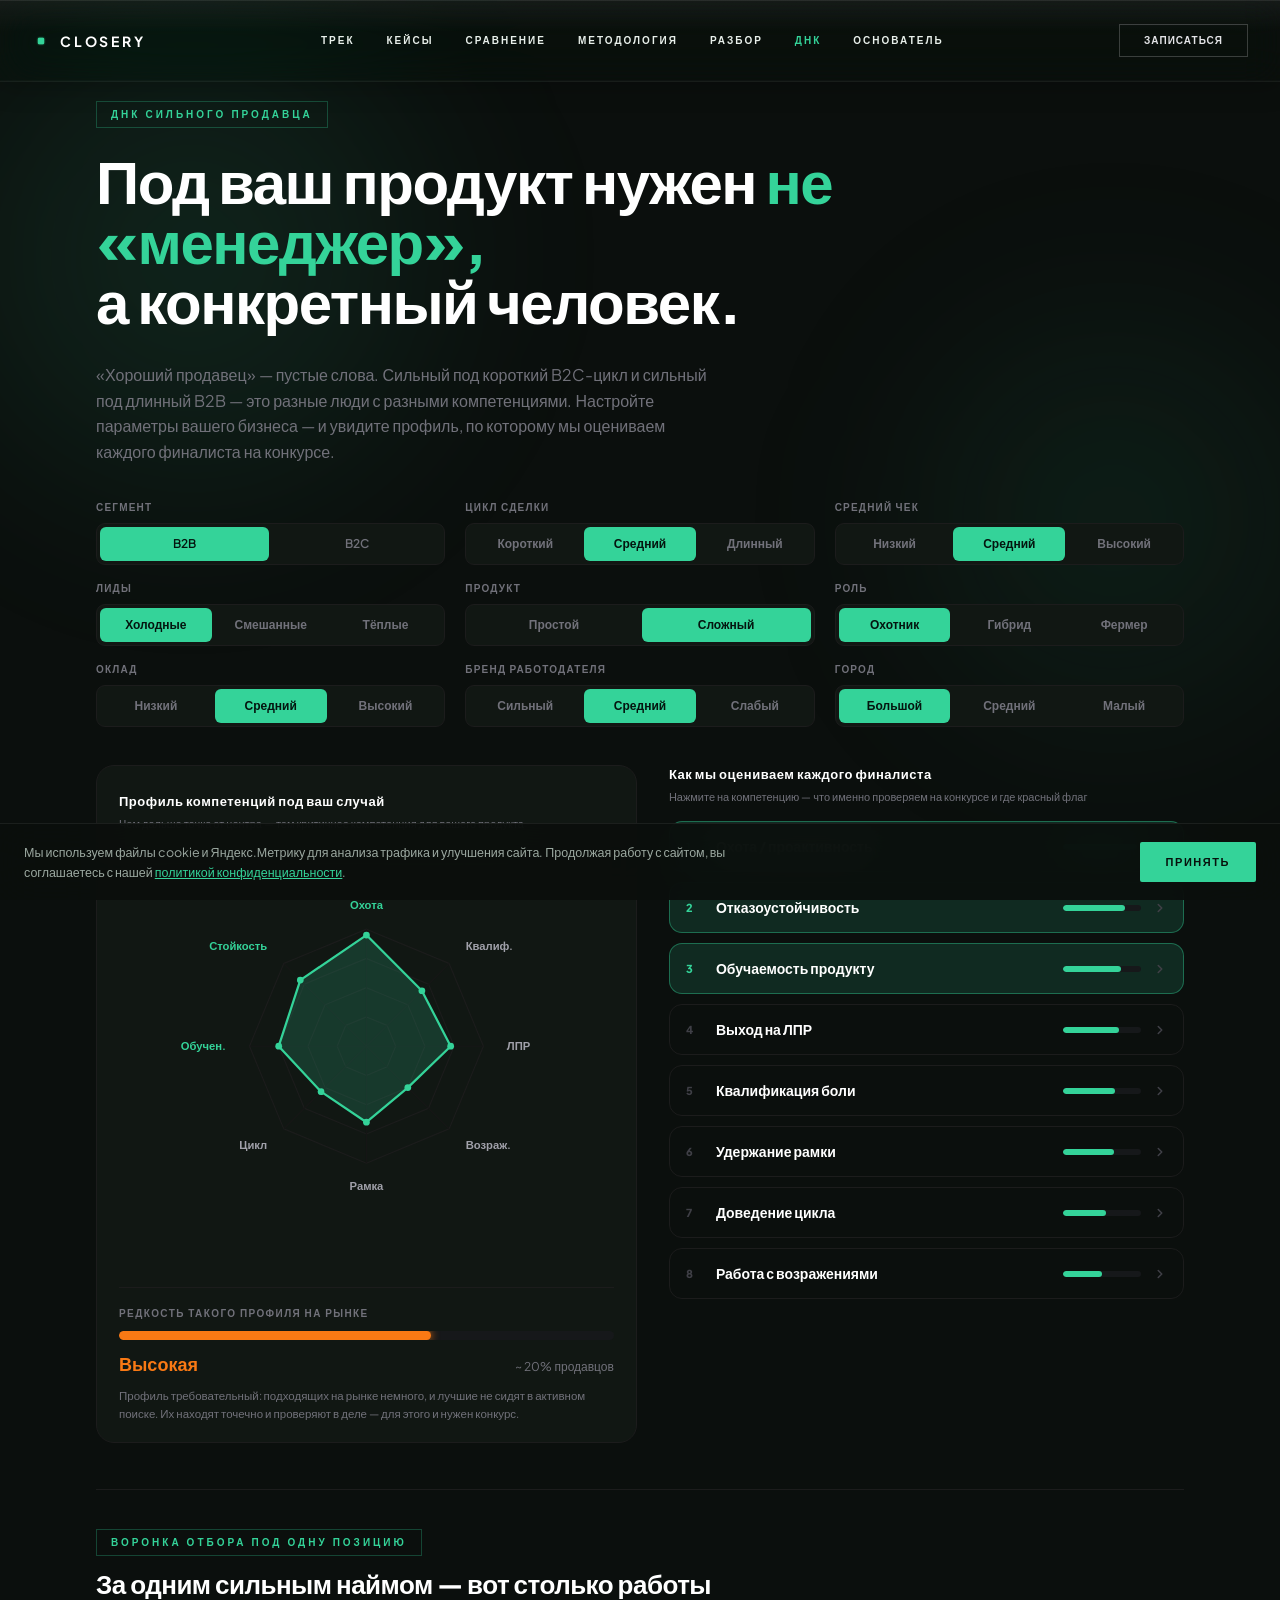
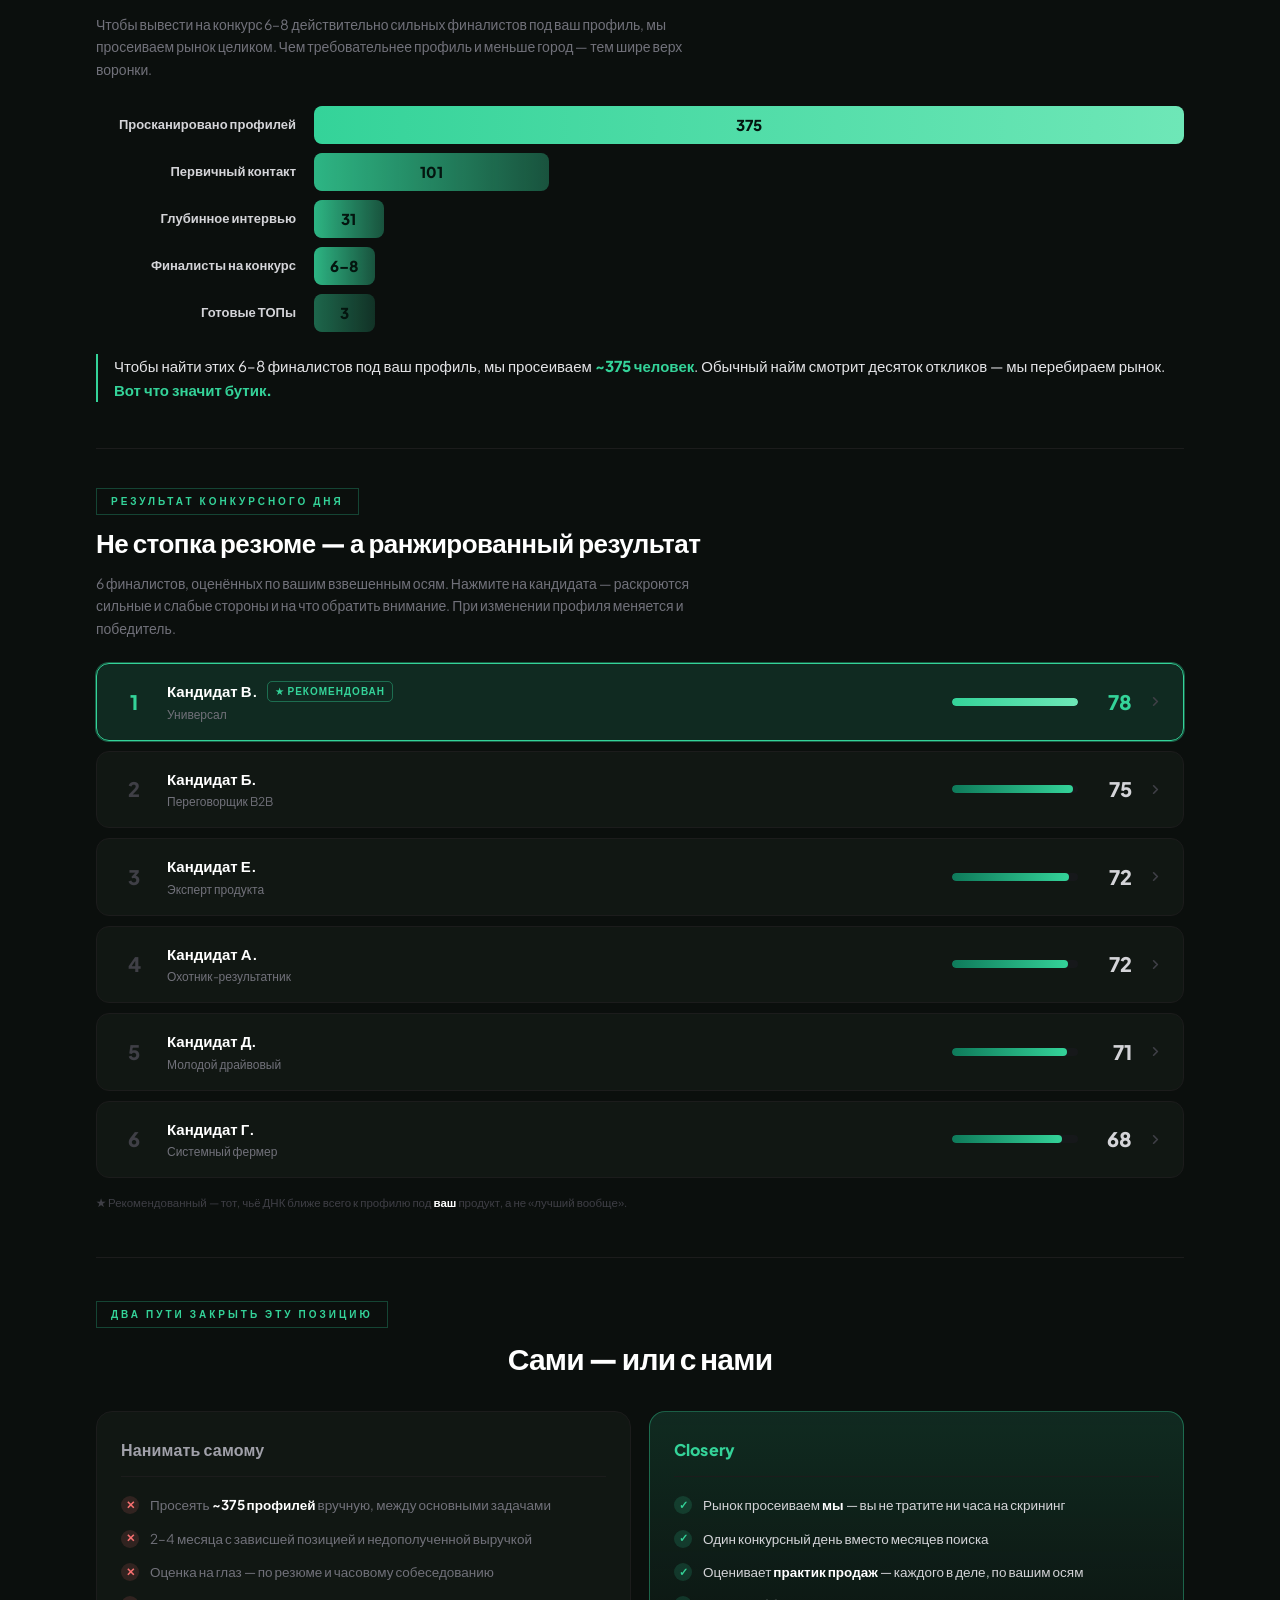
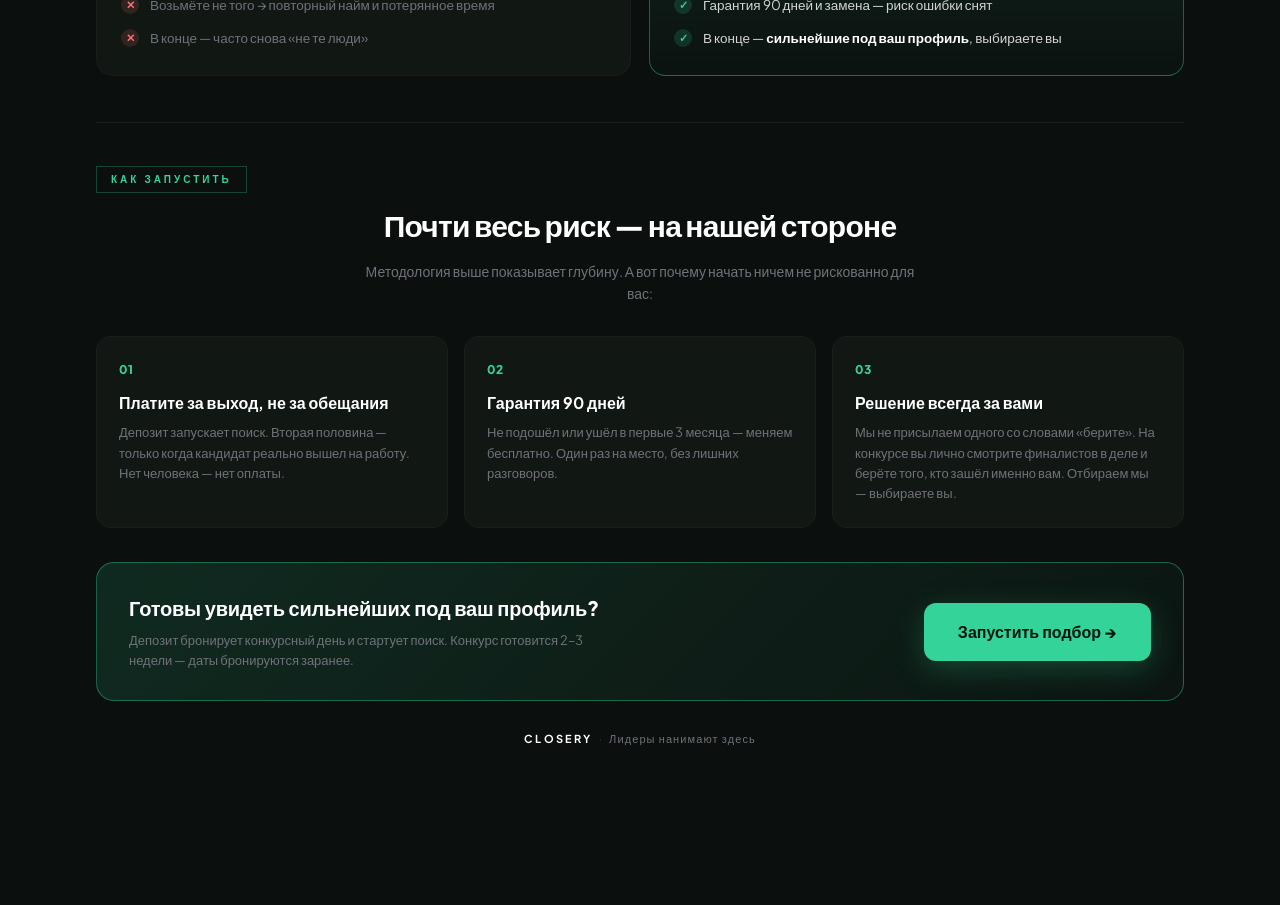
<file: dna/index.html>
<!DOCTYPE html>
<html lang="ru">
<head>
<meta charset="UTF-8">
<meta name="viewport" content="width=device-width, initial-scale=1">
<title>Closery — ДНК сильного продавца</title>
<meta name="description" content="Узнайте, какой профиль компетенций продавца нужен именно под ваш продукт — интерактивный разбор с примерами кандидатов и оценкой редкости профиля на рынке.">
<link rel="canonical" href="https://closery.ru/dna/">
<meta name="robots" content="index, follow">
<meta name="theme-color" content="#0B0F0D">
<link rel="icon" href="/favicon.ico" sizes="any">
<link rel="icon" type="image/svg+xml" href="/mark-transparent.svg">
<link rel="apple-touch-icon" href="/apple-touch-icon.png">
<link rel="icon" type="image/png" sizes="192x192" href="/mark-192.png">
<meta property="og:type" content="website">
<meta property="og:site_name" content="Closery">
<meta property="og:locale" content="ru_RU">
<meta property="og:url" content="https://closery.ru/dna/">
<meta property="og:title" content="Closery — ДНК сильного продавца">
<meta property="og:description" content="Под ваш продукт нужен не «менеджер», а конкретный человек. Интерактивный разбор профиля компетенций продавца.">
<meta property="og:image" content="https://closery.ru/mark-512.png">
<meta name="twitter:card" content="summary_large_image">
<meta name="twitter:title" content="Closery — ДНК сильного продавца">
<meta name="twitter:description" content="Какой профиль продавца нужен именно под ваш продукт.">
<meta name="twitter:image" content="https://closery.ru/mark-512.png">
<link rel="stylesheet" href="/tailwind.css?v=3a59e3e5">
<link href="https://fonts.googleapis.com/css2?family=Plus+Jakarta+Sans:wght@400;500;600;700;800&display=swap" rel="stylesheet">
<style>

*{box-sizing:border-box;margin:0;padding:0}
:root{
  --bg:#0B0F0D; --panel:#111713; --line:#1c1c1c; --line2:#161616;
  --em:#34D399; --em-dim:rgba(52,211,153,.4); --em-glow:rgba(52,211,153,.14);
  --txt:#fff; --muted:#71717a; --muted2:#3f3f46;
}
html,body{background:var(--bg);font-family:'Plus Jakarta Sans',sans-serif;color:var(--txt);-webkit-font-smoothing:antialiased}

/* плавное появление как на главной/калькуляторе */
.reveal{opacity:0;transform:translateY(22px);transition:opacity .7s cubic-bezier(.16,1,.3,1),transform .7s cubic-bezier(.16,1,.3,1)}
.reveal.in{opacity:1;transform:none}
.rd1{transition-delay:.1s}.rd2{transition-delay:.2s}.rd3{transition-delay:.3s}
.wrap{max-width:1152px;margin:0 auto;padding:100px 32px 80px}
@media(max-width:768px){.wrap{padding:88px 24px 80px}}
/* HEADER */
.brandrow{display:flex;align-items:center;gap:12px;margin-bottom:30px}
.brandrow .nm{font-size:12px;font-weight:700;letter-spacing:.3em}
.eyebrow{
  display:inline-block;
  border:1px solid rgba(52,211,153,.28);
  padding:5px 14px;
  font-size:10px;font-weight:700;letter-spacing:.3em;
  text-transform:uppercase;color:var(--em);
  margin-bottom:22px;
  animation:tag-pulse 3s ease-in-out infinite;
}
@keyframes tag-pulse{
  0%,100%{box-shadow:none}
  50%{box-shadow:0 0 14px rgba(52,211,153,.18)}
}
h1 .g{background:none;-webkit-text-fill-color:var(--em);color:var(--em)}
h1 .g{color:var(--em)}
.sub{font-size:16px;color:var(--muted);max-width:620px;line-height:1.6;margin-bottom:36px}

/* CONTROLS */
.controls{display:grid;grid-template-columns:repeat(3,1fr);gap:16px 20px;margin-bottom:8px}
@media(max-width:760px){.controls{grid-template-columns:1fr 1fr}}
@media(max-width:520px){.controls{grid-template-columns:1fr}}
.ctrl .clabel{font-size:10px;font-weight:700;letter-spacing:.12em;text-transform:uppercase;color:var(--muted);margin-bottom:8px}
.seg{display:flex;background:var(--panel);border:1px solid var(--line);border-radius:9px;padding:3px;gap:3px}
.seg button{flex:1;border:none;background:transparent;color:var(--muted);font-family:inherit;font-size:12px;font-weight:600;
  padding:8px 4px;border-radius:6px;cursor:pointer;transition:.15s;white-space:nowrap}
.seg button:hover{color:#fff}
.seg button.on{background:var(--em);color:#04150f}
.ctrl-center{grid-column:1 / -1;display:flex;flex-direction:column;align-items:center}
.ctrl-center .clabel{text-align:center}
.ctrl-center .seg{width:min(100%,340px)}

/* MAIN GRID */
.main{display:grid;grid-template-columns:1.05fr 1fr;gap:32px;margin-top:38px;align-items:start}
@media(max-width:820px){.main{grid-template-columns:1fr}}

/* RADAR */
.radarbox{background:var(--panel);border:1px solid var(--line);border-radius:18px;padding:26px 22px 20px;position:relative}
.radarbox h3{font-size:13px;font-weight:700;letter-spacing:.04em;margin-bottom:4px}
.radarbox .rh{font-size:11px;color:var(--muted);margin-bottom:14px}
svg.radar{width:100%;height:auto;display:block}
.axis-label{font-size:10px;font-weight:600;fill:#a1a1aa}
.axis-label.top{fill:var(--em)}

/* RARITY */
.rarity{margin-top:18px;border-top:1px solid var(--line);padding-top:18px}
.rarity .rl{font-size:10px;font-weight:700;letter-spacing:.14em;text-transform:uppercase;color:var(--muted);margin-bottom:10px}
.rbar{height:9px;border-radius:6px;background:#16181a;overflow:hidden;position:relative}
.rbar .fill{height:100%;border-radius:6px;background:linear-gradient(90deg,#34D399,#6EE7B7);transition:width .5s ease}
.rarity .rv{display:flex;justify-content:space-between;align-items:baseline;margin-top:10px}
.rarity .rv .lab{font-size:18px;font-weight:800;color:var(--em)}
.rarity .rv .pct{font-size:12px;color:var(--muted)}
.rarity .rnote{font-size:11.5px;color:var(--muted);line-height:1.5;margin-top:10px}

/* COMPETENCY LIST */
.complist h3{font-size:13px;font-weight:700;letter-spacing:.04em;margin-bottom:4px}
.complist .ch{font-size:11px;color:var(--muted);margin-bottom:16px}
.comp{border:1px solid var(--line);border-radius:13px;padding:0;margin-bottom:10px;overflow:hidden;transition:border-color .2s,background .2s}
.comp.top{border-color:var(--em-dim);background:var(--em-glow)}
.comp-head{display:flex;align-items:center;gap:12px;padding:14px 16px;cursor:pointer;user-select:none}
.comp .rank{font-size:11px;font-weight:800;color:var(--muted2);width:18px;flex:none}
.comp.top .rank{color:var(--em)}
.comp .cname{font-size:14px;font-weight:700;flex:1}
.comp .wbar{width:78px;height:6px;border-radius:4px;background:#16181a;overflow:hidden;flex:none}
.comp .wbar i{display:block;height:100%;background:var(--em);border-radius:4px;transition:width .45s ease}
.comp .chev{width:14px;height:14px;flex:none;color:var(--muted2);transition:transform .2s}
.comp.open .chev{transform:rotate(90deg)}
.comp-body{max-height:0;overflow:hidden;transition:max-height .28s ease}
.comp.open .comp-body{max-height:320px}
.comp-inner{padding:2px 16px 16px 46px}
.crow{margin-bottom:10px}
.crow:last-child{margin-bottom:0}
.crow .k{font-size:9.5px;font-weight:700;letter-spacing:.12em;text-transform:uppercase;color:var(--em);margin-bottom:3px}
.crow.flag .k{color:#f87171}
.crow .v{font-size:12.5px;color:#d4d4d8;line-height:1.5}

/* FUNNEL */
.funnelblock{margin-top:46px;border-top:1px solid var(--line);padding-top:38px}
.fb-title{font-size:26px;font-weight:800;letter-spacing:-.02em;margin-bottom:10px}
.fb-sub{font-size:14px;color:var(--muted);max-width:640px;line-height:1.6;margin-bottom:26px}
.funnel{display:flex;flex-direction:column;gap:9px}
.fstage{display:flex;align-items:center;gap:18px}
.fstage .flabel{flex:0 0 200px;font-size:13px;font-weight:600;color:#d4d4d8;text-align:right}
@media(max-width:600px){.fstage .flabel{flex-basis:120px;font-size:11.5px}}
.fstage .fbarwrap{flex:1;display:flex;align-items:center;gap:12px}
.fstage .fbar{height:38px;border-radius:8px;background:linear-gradient(90deg,rgba(52,211,153,.85),rgba(52,211,153,.35));
  min-width:56px;transition:width .6s cubic-bezier(.2,.7,.2,1);display:flex;align-items:center;justify-content:center;}
.fstage:first-child .fbar{background:linear-gradient(90deg,#34D399,#6EE7B7)}
.fstage:last-child .fbar{background:linear-gradient(90deg,#6EE7B7,#34D399)}
.fstage .fnum{font-size:15px;font-weight:800;color:#04150f}
.fstage.muted .fbar{background:linear-gradient(90deg,rgba(52,211,153,.45),rgba(52,211,153,.18))}
.fb-foot{margin-top:22px;font-size:15px;line-height:1.6;color:#e4e4e7;border-left:2px solid var(--em);padding-left:16px}
.fb-foot b{color:var(--em);font-weight:800}

/* SCORECARD */
.scoreblock{margin-top:46px;border-top:1px solid var(--line);padding-top:38px}
.sb-head{margin-bottom:24px}
.sb-title{font-size:26px;font-weight:800;letter-spacing:-.02em;margin-bottom:10px}
.sb-sub{font-size:14px;color:var(--muted);max-width:620px;line-height:1.6}
.cards{display:flex;flex-direction:column;gap:10px}
.fcard{border:1px solid var(--line);border-radius:13px;background:var(--panel);overflow:hidden;transition:border-color .3s,background .3s}
.fcard.win{border-color:var(--em);background:var(--em-glow);box-shadow:0 0 0 1px var(--em-dim)}
.fcard-head{display:flex;align-items:center;gap:16px;padding:16px 20px;cursor:pointer;user-select:none}
.fcard .pos{font-size:20px;font-weight:800;color:var(--muted2);width:34px;flex:none;text-align:center;transition:color .3s}
.fcard.win .pos{color:var(--em)}
.fcard .who{flex:1;min-width:0}
.fcard .who .nm{font-size:15px;font-weight:700;display:flex;align-items:center;gap:9px}
.fcard.win .who .nm .rec{font-size:10px;font-weight:700;letter-spacing:.1em;text-transform:uppercase;color:var(--em);
  border:1px solid var(--em-dim);border-radius:5px;padding:2px 7px}
.fcard .who .arch{font-size:12px;color:var(--muted);margin-top:3px}
.fcard .scorewrap{flex:0 0 180px;display:flex;align-items:center;gap:12px}
@media(max-width:620px){.fcard .scorewrap{flex-basis:96px}.fcard .arch{display:none}.fcard .track{display:none}}
.fcard .track{flex:1;height:8px;border-radius:5px;background:#16181a;overflow:hidden}
.fcard .track i{display:block;height:100%;border-radius:5px;background:linear-gradient(90deg,#0e7a5a,#34D399);transition:width .55s ease}
.fcard.win .track i{background:linear-gradient(90deg,#34D399,#6EE7B7)}
.fcard .num{font-size:20px;font-weight:800;width:42px;text-align:right;flex:none;color:#d4d4d8}
.fcard.win .num{color:var(--em)}
.fcard .fchev{width:15px;height:15px;flex:none;color:var(--muted2);transition:transform .25s}
.fcard.open .fchev{transform:rotate(90deg)}
.fcard-body{max-height:0;overflow:hidden;transition:max-height .3s ease}
.fcard.open .fcard-body{max-height:360px}
.fcard-inner{padding:0 20px 18px 70px}
@media(max-width:620px){.fcard-inner{padding:0 18px 16px 18px}}
.frow{margin-bottom:11px}.frow:last-child{margin-bottom:0}
.frow .fk{font-size:9.5px;font-weight:700;letter-spacing:.12em;text-transform:uppercase;margin-bottom:3px}
.frow.good .fk{color:var(--em)}
.frow.bad .fk{color:#f87171}
.frow.watch .fk{color:#fbbf24}
.frow .fv{font-size:13px;color:#d4d4d8;line-height:1.5}
.sb-foot{margin-top:16px;font-size:11.5px;color:var(--muted2);line-height:1.5}
.sb-foot b{color:#fff}

/* TWO PATHS */
.paths{margin-top:46px;border-top:1px solid var(--line);padding-top:42px}
.paths-title{font-size:30px;font-weight:800;letter-spacing:-.025em;margin-bottom:30px}
.pcols{display:grid;grid-template-columns:1fr 1fr;gap:18px}
@media(max-width:720px){.pcols{grid-template-columns:1fr}}
.pcol{border:1px solid var(--line);border-radius:16px;padding:26px 24px;background:var(--panel)}
.pcol.best{border-color:var(--em-dim);background:linear-gradient(180deg,var(--em-glow),rgba(52,211,153,.02))}
.pcol-h{font-size:16px;font-weight:800;letter-spacing:.01em;margin-bottom:18px;padding-bottom:14px;border-bottom:1px solid var(--line)}
.pcol.diy .pcol-h{color:#a1a1aa}
.pcol.best .pcol-h{color:var(--em)}
.plist{list-style:none;display:flex;flex-direction:column;gap:13px}
.plist li{display:flex;gap:11px;font-size:13.5px;line-height:1.5;color:#d4d4d8}
.plist li b{color:#fff;font-weight:700}
.plist .x,.plist .v{flex:none;width:18px;height:18px;border-radius:50%;display:flex;align-items:center;justify-content:center;font-size:11px;font-weight:800;margin-top:1px}
.plist .x{background:rgba(248,113,113,.14);color:#f87171}
.plist .v{background:rgba(52,211,153,.16);color:var(--em)}
.pcol.diy .plist li{color:var(--muted)}

/* OFFER / CTA */
.offer{margin-top:46px;border-top:1px solid var(--line);padding-top:42px}
.of-title{font-size:30px;font-weight:800;letter-spacing:-.025em;text-align:center;margin-bottom:12px}
.of-sub{font-size:14px;color:var(--muted);text-align:center;max-width:560px;margin:0 auto 32px;line-height:1.6}
.pillars{display:grid;grid-template-columns:repeat(3,1fr);gap:16px;margin-bottom:34px}
@media(max-width:760px){.pillars{grid-template-columns:1fr}}
.pillar{border:1px solid var(--line);border-radius:14px;padding:24px 22px;background:var(--panel)}
.pillar .pi{font-size:12px;font-weight:800;color:var(--em);letter-spacing:.1em;margin-bottom:14px}
.pillar .pt{font-size:16px;font-weight:700;margin-bottom:9px;line-height:1.25}
.pillar .pd{font-size:13px;color:var(--muted);line-height:1.55}
.cta{display:flex;align-items:center;justify-content:space-between;gap:24px;flex-wrap:wrap;
  border:1px solid var(--em-dim);background:linear-gradient(135deg,var(--em-glow),rgba(52,211,153,.03));
  border-radius:18px;padding:30px 32px}
.cta-text{flex:1;min-width:240px}
.cta-h{font-size:20px;font-weight:800;letter-spacing:-.01em;margin-bottom:7px}
.cta-s{font-size:13px;color:var(--muted);line-height:1.55;max-width:460px}
.cta-btn,.cta-btn:link,.cta-btn:visited,.cta-btn:hover,.cta-btn:active{
  flex:none;background:var(--em);color:#04150f !important;font-family:inherit;font-size:16px;font-weight:800;
  text-decoration:none !important;padding:17px 34px;border-radius:12px;transition:.18s;white-space:nowrap;
  box-shadow:0 8px 30px rgba(52,211,153,.25);display:inline-block}
.cta-btn:hover{background:#fff;transform:translateY(-2px);box-shadow:0 12px 38px rgba(52,211,153,.35)}
.cta-contact{text-align:center;font-size:13px;color:var(--muted);margin-top:22px;letter-spacing:.02em}
.cta-contact .g{color:var(--em);font-weight:700}

/* FOOTER LINE */
.closing{margin-top:40px;border:1px solid var(--em-dim);background:var(--em-glow);border-radius:16px;padding:26px 28px;text-align:center}
.closing p{font-size:15px;line-height:1.6;color:#e4e4e7}
.closing p b{color:#fff;font-weight:700}
.foot{margin-top:30px;text-align:center;color:var(--muted2);font-size:11px;letter-spacing:.1em}
.foot b{color:#fff;letter-spacing:.2em}
.foot .tag{color:var(--muted)}

/* ─── НАВБАР (байт-в-байт с главной, Tailwind) ─── */
.nav-lnk {
  color: #E8EFEA !important;
  transition: color .2s !important;
}
.nav-lnk:hover { color: #34D399 !important; }
.nav-dna { color: #34D399 !important; }
.nav-dna:hover { color: #6EE7B7 !important; }
.logo-btn {
  cursor: pointer;
  color: #fff !important;
  letter-spacing: .2em;
  transition: letter-spacing .35s ease, color .2s !important;
}
.logo-btn:hover { color: #34D399 !important; letter-spacing: .3em; }

#cl-mob-menu {
  display: none;
  position: fixed;
  top: 72px; left: 0; right: 0; bottom: 0;
  background: rgba(11,15,13,0.97);
  -webkit-backdrop-filter: blur(24px);
  backdrop-filter: blur(24px);
  border-bottom: 1px solid rgba(255,255,255,0.08);
  z-index: 49;
  padding: 1.5rem 2rem;
  flex-direction: column;
  gap: 1.25rem;
  overflow-y: auto;
}
#cl-mob-menu.open { display: flex; }
body.cl-menu-open { overflow: hidden; }
#cl-mob-menu a {
  color: #71717a !important;
  font-size: 11px; font-weight: 700;
  letter-spacing: .2em; text-transform: uppercase;
  text-decoration: none;
  padding: .75rem 0;
  border-bottom: 1px solid rgba(255,255,255,0.05);
  transition: color .2s !important;
}
#cl-mob-menu a:hover { color: #34D399 !important; }
#cl-mob-menu a.nav-dna { color: #34D399 !important; }
#cl-hamburger {
  display: none; flex-direction: column;
  gap: 5px; cursor: pointer; padding: 4px;
  background: none; border: none;
}
#cl-hamburger span {
  display: block; width: 22px; height: 2px;
  background: #e4e4e7; border-radius: 2px;
  transition: transform .3s ease, opacity .3s ease;
}
#cl-hamburger.open span:nth-child(1) { transform: translateY(7px) rotate(45deg); }
#cl-hamburger.open span:nth-child(2) { opacity: 0; }
#cl-hamburger.open span:nth-child(3) { transform: translateY(-7px) rotate(-45deg); }
@media (max-width: 768px) { #cl-hamburger { display: flex; } }
@media (max-width: 400px) { #cl-nav-cta { display: none !important; } }

/* Liquid Glass навбар */
#cl-nav {
  position: fixed !important;
  background: rgba(11,15,13,0.2);
  -webkit-backdrop-filter: blur(20px) saturate(180%);
  backdrop-filter: blur(20px) saturate(180%);
  border-bottom: 1px solid rgba(255,255,255,0.06);
  box-shadow:
    inset 0 1px 0 rgba(255,255,255,0.08),
    inset 0 -1px 0 rgba(255,255,255,0.02),
    0 4px 24px rgba(0,0,0,0.25);
  transition: background .4s, box-shadow .4s, border-color .4s, backdrop-filter .4s;
}
#cl-nav::before {
  content: ''; position: absolute; inset: 0; pointer-events: none;
  background: linear-gradient(180deg, rgba(255,255,255,0.05) 0%, transparent 40%);
}
#cl-nav.cl-scrolled {
  background: rgba(11,15,13,0.6);
  -webkit-backdrop-filter: blur(28px) saturate(200%);
  backdrop-filter: blur(28px) saturate(200%);
  border-bottom-color: rgba(52,211,153,0.2);
  box-shadow:
    inset 0 1px 0 rgba(255,255,255,0.1),
    inset 0 -1px 0 rgba(255,255,255,0.03),
    0 8px 32px rgba(0,0,0,0.5);
}
.brand-mark{width:9px;height:9px;border-radius:2px;flex:none;background:var(--em);box-shadow:0 0 14px rgba(52,211,153,.55)}
.logo-btn{display:inline-flex;align-items:center;gap:10px}
/* Aurora-фон (как на главной) */
#cl-aurora{position:fixed;inset:0;z-index:0;pointer-events:none;overflow:hidden}
#cl-aurora b{position:absolute;border-radius:50%;filter:blur(70px);display:block}
#cl-aurora .a1{width:60vw;height:60vw;left:-15vw;top:-10vw;background:radial-gradient(circle,rgba(52,211,153,.13),transparent 62%);animation:aur1 28s ease-in-out infinite}
#cl-aurora .a2{width:50vw;height:50vw;right:-12vw;top:22vh;background:radial-gradient(circle,rgba(30,122,87,.17),transparent 62%);animation:aur2 34s ease-in-out infinite}
@keyframes aur1{0%,100%{transform:translate(0,0) scale(1)}50%{transform:translate(6vw,4vh) scale(1.12)}}
@keyframes aur2{0%,100%{transform:translate(0,0) scale(1)}50%{transform:translate(-5vw,6vh) scale(1.1)}}
.wrap{position:relative;z-index:1}
@media(prefers-reduced-motion:reduce){#cl-aurora b{animation:none}}
</style>
</head>
<body style="background:#0B0F0D;margin:0">

<div id="cl-aurora" aria-hidden="true"><b class="a1"></b><b class="a2"></b></div>

<!-- ─── НАВИГАЦИЯ (байт-в-байт с главной) ─── -->
<nav id="cl-nav" class="w-full z-50 px-8 py-6 flex justify-between items-center">
  <a href="/"
     class="logo-btn font-bold uppercase text-sm select-none"><img src="/mark-transparent.svg" alt="" width="18" height="18" style="flex:none">Closery</a>

  <div class="hidden md:flex gap-8 text-[10px] font-bold uppercase tracking-[.2em]">
    <a href="/#track"      class="nav-lnk">Трек</a>
    <a href="/cases"       class="nav-lnk">Кейсы</a>
    <a href="/#versus"     class="nav-lnk">Сравнение</a>
    <a href="/#method"     class="nav-lnk">Методология</a>
    <a href="/#audit"      class="nav-lnk">Разбор</a>
    <a href="/dna"         class="nav-lnk nav-dna">ДНК</a>
    <a href="/#founder"    class="nav-lnk">Основатель</a>
  </div>

  <div class="flex items-center gap-4">
    <a id="cl-nav-cta" href="/#cta"
       class="px-6 py-2 border border-white/20 text-[10px] font-bold uppercase tracking-widest
              text-[#e4e4e7] hover:bg-emerald-500 hover:border-emerald-500 hover:text-black
              transition-all" style="text-decoration:none;color:#e4e4e7">
      Записаться
    </a>
    <button id="cl-hamburger" aria-label="Меню" aria-expanded="false">
      <span></span><span></span><span></span>
    </button>
  </div>
</nav>

<div id="cl-mob-menu" role="navigation">
  <a href="/#track"      onclick="clCloseMob()">Трек</a>
  <a href="/cases"       onclick="clCloseMob()">Кейсы</a>
  <a href="/#versus"     onclick="clCloseMob()">Сравнение</a>
  <a href="/#method"     onclick="clCloseMob()">Методология</a>
  <a href="/#audit"      onclick="clCloseMob()">Разбор</a>
  <a href="/dna"         class="nav-dna" onclick="clCloseMob()">ДНК</a>
  <a href="/#founder"    onclick="clCloseMob()">Основатель</a>
</div>

<div class="wrap">

  <div class="eyebrow reveal">ДНК сильного продавца</div>
  <h1 class="text-4xl md:text-6xl font-extrabold leading-[1.05] tracking-tight mb-8 gradient-text reveal rd1">Под ваш продукт нужен <span class="g">не «менеджер»,</span><br>а конкретный человек.</h1>
  <p class="sub reveal rd2">«Хороший продавец» — пустые слова. Сильный под короткий B2C-цикл и сильный под длинный B2B — это разные люди с разными компетенциями. Настройте параметры вашего бизнеса — и увидите профиль, по которому мы оцениваем каждого финалиста на конкурсе.</p>

  <!-- CONTROLS -->
  <div class="controls">
    <div class="ctrl"><div class="clabel">Сегмент</div><div class="seg" data-key="segment"><button data-v="b2b" class="on">B2B</button><button data-v="b2c">B2C</button></div></div>
    <div class="ctrl"><div class="clabel">Цикл сделки</div><div class="seg" data-key="cycle"><button data-v="short">Короткий</button><button data-v="mid" class="on">Средний</button><button data-v="long">Длинный</button></div></div>
    <div class="ctrl"><div class="clabel">Средний чек</div><div class="seg" data-key="check"><button data-v="low">Низкий</button><button data-v="mid" class="on">Средний</button><button data-v="high">Высокий</button></div></div>
    <div class="ctrl"><div class="clabel">Лиды</div><div class="seg" data-key="leads"><button data-v="cold" class="on">Холодные</button><button data-v="mix">Смешанные</button><button data-v="warm">Тёплые</button></div></div>
    <div class="ctrl"><div class="clabel">Продукт</div><div class="seg" data-key="product"><button data-v="simple">Простой</button><button data-v="complex" class="on">Сложный</button></div></div>
    <div class="ctrl"><div class="clabel">Роль</div><div class="seg" data-key="role"><button data-v="hunter" class="on">Охотник</button><button data-v="hybrid">Гибрид</button><button data-v="farmer">Фермер</button></div></div>
    <div class="ctrl"><div class="clabel">Оклад</div><div class="seg" data-key="salary"><button data-v="low">Низкий</button><button data-v="mid" class="on">Средний</button><button data-v="high">Высокий</button></div></div>
    <div class="ctrl"><div class="clabel">Бренд работодателя</div><div class="seg" data-key="brand"><button data-v="strong">Сильный</button><button data-v="mid" class="on">Средний</button><button data-v="weak">Слабый</button></div></div>
    <div class="ctrl"><div class="clabel">Город</div><div class="seg" data-key="city"><button data-v="big" class="on">Большой</button><button data-v="mid">Средний</button><button data-v="small">Малый</button></div></div>
  </div>

  <!-- MAIN -->
  <div class="main reveal">

    <div>
      <div class="radarbox">
        <h3>Профиль компетенций под ваш случай</h3>
        <div class="rh">Чем дальше точка от центра — тем критичнее компетенция для вашего продукта</div>
        <svg class="radar" viewBox="-40 -8 440 376" id="radar"></svg>
        <div class="rarity">
          <div class="rl">Редкость такого профиля на рынке</div>
          <div class="rbar"><div class="fill" id="rfill" style="width:60%"></div></div>
          <div class="rv"><span class="lab" id="rlab">Высокая</span><span class="pct" id="rpct">~ 6% продавцов</span></div>
          <div class="rnote" id="rnote"></div>
        </div>
      </div>
    </div>

    <div class="complist">
      <h3>Как мы оцениваем каждого финалиста</h3>
      <div class="ch">Нажмите на компетенцию — что именно проверяем на конкурсе и где красный флаг</div>
      <div id="comps"></div>
    </div>

  </div>

  <!-- FUNNEL — воронка отбора -->
  <div class="funnelblock reveal">
    <div class="eyebrow" style="margin-bottom:8px">Воронка отбора под одну позицию</div>
    <h2 class="fb-title">За одним сильным наймом — вот столько работы</h2>
    <p class="fb-sub">Чтобы вывести на конкурс 6–8 действительно сильных финалистов под ваш профиль, мы просеиваем рынок целиком. Чем требовательнее профиль и меньше город — тем шире верх воронки.</p>
    <div id="funnel" class="funnel"></div>
    <div class="fb-foot" id="fb-foot"></div>
  </div>

  <!-- SCORECARD — конкурсный день -->
  <div class="scoreblock reveal">
    <div class="sb-head">
      <div>
        <div class="eyebrow" style="margin-bottom:8px">Результат конкурсного дня</div>
        <h2 class="sb-title">Не стопка резюме — а ранжированный результат</h2>
        <p class="sb-sub">6 финалистов, оценённых по вашим взвешенным осям. Нажмите на кандидата — раскроются сильные и слабые стороны и на что обратить внимание. При изменении профиля меняется и победитель.</p>
      </div>
    </div>
    <div id="scorecard" class="cards"></div>
    <div class="sb-foot">★ Рекомендованный — тот, чьё ДНК ближе всего к профилю под <b>ваш</b> продукт, а не «лучший вообще».</div>
  </div>

  <!-- TWO PATHS -->
  <div class="paths reveal">
    <div class="eyebrow" style="margin-bottom:8px;text-align:center">Два пути закрыть эту позицию</div>
    <h2 class="paths-title" style="text-align:center">Сами — или с нами</h2>
    <div class="pcols">
      <div class="pcol diy">
        <div class="pcol-h">Нанимать самому</div>
        <ul class="plist">
          <li><span class="x">✕</span><span>Просеять <b><span id="diy-sourced">~300</span> профилей</b> вручную, между основными задачами</span></li>
          <li><span class="x">✕</span><span>2–4 месяца с зависшей позицией и недополученной выручкой</span></li>
          <li><span class="x">✕</span><span>Оценка на глаз — по резюме и часовому собеседованию</span></li>
          <li><span class="x">✕</span><span>Возьмёте не того → повторный найм и потерянное время</span></li>
          <li><span class="x">✕</span><span>В конце — часто снова «не те люди»</span></li>
        </ul>
      </div>
      <div class="pcol best">
        <div class="pcol-h">Closery</div>
        <ul class="plist">
          <li><span class="v">✓</span><span>Рынок просеиваем <b>мы</b> — вы не тратите ни часа на скрининг</span></li>
          <li><span class="v">✓</span><span>Один конкурсный день вместо месяцев поиска</span></li>
          <li><span class="v">✓</span><span>Оценивает <b>практик продаж</b> — каждого в деле, по вашим осям</span></li>
          <li><span class="v">✓</span><span>Гарантия 90 дней и замена — риск ошибки снят</span></li>
          <li><span class="v">✓</span><span>В конце — <b>сильнейшие под ваш профиль</b>, выбираете вы</span></li>
        </ul>
      </div>
    </div>
  </div>

  <!-- OFFER / CLOSE -->
  <div class="offer reveal">
    <div class="eyebrow" style="margin-bottom:10px;text-align:center">Как запустить</div>
    <h2 class="of-title">Почти весь риск — на нашей стороне</h2>
    <p class="of-sub">Методология выше показывает глубину. А вот почему начать ничем не рискованно для вас:</p>
    <div class="pillars">
      <div class="pillar">
        <div class="pi">01</div>
        <div class="pt">Платите за выход, не за обещания</div>
        <div class="pd">Депозит запускает поиск. Вторая половина — только когда кандидат реально вышел на работу. Нет человека — нет оплаты.</div>
      </div>
      <div class="pillar">
        <div class="pi">02</div>
        <div class="pt">Гарантия 90 дней</div>
        <div class="pd">Не подошёл или ушёл в первые 3 месяца — меняем бесплатно. Один раз на место, без лишних разговоров.</div>
      </div>
      <div class="pillar">
        <div class="pi">03</div>
        <div class="pt">Решение всегда за вами</div>
        <div class="pd">Мы не присылаем одного со словами «берите». На конкурсе вы лично смотрите финалистов в деле и берёте того, кто зашёл именно вам. Отбираем мы — выбираете вы.</div>
      </div>
    </div>
    <div class="cta">
      <div class="cta-text">
        <div class="cta-h">Готовы увидеть сильнейших под ваш профиль?</div>
        <div class="cta-s">Депозит бронирует конкурсный день и стартует поиск. Конкурс готовится 2–3 недели — даты бронируются заранее.</div>
      </div>
      <a class="cta-btn" href="https://t.me/klimenko_prod" target="_blank" rel="noopener">Запустить подбор →</a>
    </div>
  </div>

  <div class="foot"><b>CLOSERY</b> &nbsp;·&nbsp; <span class="tag">Лидеры нанимают здесь</span></div>

</div>

<script>
(function(){
'use strict';

// ── компетенции: база + содержание ──
var COMPS=[
 {id:'hunt', name:'Охота / проактивность', base:.5,
   def:'Гонится за результатом сам, генерит контакты, не ждёт, пока лиды принесут.',
   test:'Ролевая «выйди на ЛПР за 3 шага» или живой холодный звонок при нас.',
   flag:'Ждёт только тёплых заявок, жалуется на качество лидов.'},
 {id:'qualify', name:'Квалификация боли', base:.5,
   def:'Вскрывает потребность вопросами, не вываливает презентацию раньше времени.',
   test:'Даём кейс клиента — смотрим: задаёт вопросы или сразу начинает питчить.',
   flag:'Рассказывает о продукте до того, как узнал, что у клиента болит.'},
 {id:'dm', name:'Выход на ЛПР', base:.5,
   def:'Добирается до того, кто принимает решение, не вязнет в исполнителях.',
   test:'Кейс с «гейткипером» — как проходит секретаря и выводит на лицо.',
   flag:'Увлечённо продаёт тому, кто не распоряжается бюджетом.'},
 {id:'objection', name:'Работа с возражениями', base:.5,
   def:'Не спорит и не оправдывается — разворачивает возражение в вопрос.',
   test:'Жёсткое «дорого / у конкурента дешевле» в ролёвке под напором.',
   flag:'Сыплет оправданиями или начинает давить и спорить.'},
 {id:'frame', name:'Удержание рамки', base:.5,
   def:'Ведёт переговоры из позиции силы, не прогибается по цене из нужды.',
   test:'Провоцируем на скидку — смотрим, держит ценность или сразу уступает.',
   flag:'Мгновенно даёт скидку, заискивает, боится потерять клиента.'},
 {id:'cycle', name:'Доведение цикла', base:.5,
   def:'Двигает сделку по этапам к закрытию, не бросает на полпути.',
   test:'Просим разложить реальную длинную сделку из опыта по шагам.',
   flag:'«Отправил КП и жду» — нет управления следующим шагом.'},
 {id:'learn', name:'Обучаемость продукту', base:.5,
   def:'Быстро въезжает в сложный продукт и начинает говорить на языке клиента.',
   test:'Даём незнакомый продукт — через 15 минут просим продать его нам.',
   flag:'Заучивает скрипт, но не понимает сути и логики ценности.'},
 {id:'resilience', name:'Отказоустойчивость', base:.5,
   def:'Держит темп и энергию после серии отказов, не выгорает от «нет».',
   test:'Серия отказов подряд в ролёвке — смотрим, как падает или держит драйв.',
   flag:'Сдувается после двух-трёх «нет», уходит в себя.'}
];

// ── эффекты контекста на веса ──
var EFFECTS={
 segment:{b2b:{dm:.22,frame:.15,qualify:.1,hunt:-.05},
          b2c:{hunt:.15,resilience:.1,cycle:.05,dm:-.22,frame:-.05}},
 cycle:{short:{hunt:.2,resilience:.15,cycle:-.1,qualify:-.05},
        mid:{},
        long:{dm:.2,cycle:.2,qualify:.15,hunt:-.1}},
 check:{low:{hunt:.15,resilience:.1,dm:-.1},
        mid:{},
        high:{dm:.2,qualify:.15,frame:.18,hunt:-.1}},
 leads:{cold:{hunt:.25,resilience:.2,qualify:-.05},
        mix:{},
        warm:{qualify:.15,cycle:.1,hunt:-.15,resilience:-.12}},
 product:{simple:{hunt:.12,resilience:.06,learn:-.12},
          complex:{learn:.25,qualify:.12}},
 role:{hunter:{hunt:.25,resilience:.1,cycle:.05},
       hybrid:{cycle:.06,qualify:.05},
       farmer:{frame:.1,cycle:.16,learn:.06,hunt:-.22}}
};
// ── факторы доступности: НЕ влияют на колесо, только на сложность найма ──
var ACCESS={
  city:{big:1, mid:1.12, small:1.28},      // меньше город → сложнее
  salary:{low:1.18, mid:1, high:.88},      // ниже оклад → сложнее привлечь
  brand:{strong:.85, mid:1, weak:1.22}     // слабее бренд → сложнее привлечь
};

var state={segment:'b2b',cycle:'mid',check:'mid',leads:'cold',product:'complex',role:'hunter',city:'big',salary:'mid',brand:'mid'};

function clamp(x){return Math.max(.18,Math.min(1,x))}
function weights(){
  var w={}; COMPS.forEach(function(c){w[c.id]=c.base});
  for(var k in state){var em=EFFECTS[k]; if(!em) continue; var e=em[state[k]]||{}; for(var id in e){w[id]+=e[id]}}
  for(var id in w){w[id]=clamp(w[id])}
  return w;
}

// ── RADAR ──
var R=104, CX=180, CY=170, N=COMPS.length;
var SHORT={hunt:'Охота',qualify:'Квалиф.',dm:'ЛПР',objection:'Возраж.',frame:'Рамка',cycle:'Цикл',learn:'Обучен.',resilience:'Стойкость'};
function angle(i){return -Math.PI/2 + i*2*Math.PI/N}
function pt(i,v){return [CX+R*v*Math.cos(angle(i)), CY+R*v*Math.sin(angle(i))]}

function drawRadar(w){
  var svg=document.getElementById('radar');
  var top=topIds(w);
  var s='';
  // grid rings
  [.25,.5,.75,1].forEach(function(g){
    var pts=[];for(var i=0;i<N;i++){var p=pt(i,g);pts.push(p[0].toFixed(1)+','+p[1].toFixed(1))}
    s+='<polygon points="'+pts.join(' ')+'" fill="none" stroke="#1c1c1c" stroke-width="1"/>';
  });
  // spokes + labels
  for(var i=0;i<N;i++){
    var edge=pt(i,1);
    s+='<line x1="'+CX+'" y1="'+CY+'" x2="'+edge[0].toFixed(1)+'" y2="'+edge[1].toFixed(1)+'" stroke="#161616" stroke-width="1"/>';
    var lp=pt(i,1.2), a=angle(i), anchor=Math.abs(Math.cos(a))<.3?'middle':(Math.cos(a)>0?'start':'end');
    var nm=SHORT[COMPS[i].id]||COMPS[i].name;
    var cls='axis-label'+(top.indexOf(COMPS[i].id)>=0?' top':'');
    s+='<text x="'+lp[0].toFixed(1)+'" y="'+(lp[1]+3).toFixed(1)+'" text-anchor="'+anchor+'" class="'+cls+'">'+nm+'</text>';
  }
  // data polygon
  var dp=[];for(var i=0;i<N;i++){var p=pt(i,w[COMPS[i].id]);dp.push(p[0].toFixed(1)+','+p[1].toFixed(1))}
  s+='<polygon points="'+dp.join(' ')+'" fill="rgba(52,211,153,.18)" stroke="#34D399" stroke-width="2" stroke-linejoin="round"/>';
  for(var i=0;i<N;i++){var p=pt(i,w[COMPS[i].id]);s+='<circle cx="'+p[0].toFixed(1)+'" cy="'+p[1].toFixed(1)+'" r="3" fill="#34D399"/>';}
  svg.innerHTML=s;
}

function topIds(w){
  return COMPS.map(function(c){return {id:c.id,v:w[c.id]}}).sort(function(a,b){return b.v-a.v}).slice(0,3).map(function(x){return x.id});
}

// ── RARITY (сложность найма) ──
function rarity(w){
  var vals=COMPS.map(function(c){return w[c.id]});
  var demand=vals.reduce(function(a,b){return a+b},0)/N;
  var highCount=vals.filter(function(v){return v>=.78}).length;
  var profile=Math.min(1, demand*0.62 + highCount*0.10);
  var access=ACCESS.city[state.city]*ACCESS.salary[state.salary]*ACCESS.brand[state.brand];
  var score=Math.max(0, Math.min(1, profile*access));
  var pct=Math.max(2, Math.min(45, Math.round(45 - score*40)));
  var lab = score>.72?'Очень высокая' : score>.55?'Высокая' : score>.4?'Средняя' : 'Умеренная';
  var accNotes=[];
  if(state.city==='small') accNotes.push('малый город');
  else if(state.city==='mid') accNotes.push('средний город');
  if(state.salary==='low') accNotes.push('невысокий оклад');
  if(state.brand==='weak') accNotes.push('малоизвестный бренд');
  var accNote = accNotes.length
      ? ' Дополнительно усложняют поиск: '+accNotes.join(', ')+' — лучших придётся находить адресно, а не ждать откликов.'
      : '';
  var note = (highCount>=4
    ? 'Ваш продукт требует сильных сразу по нескольким осям одновременно. Таких единицы, и они почти никогда не откликаются на обычную вакансию — их нужно находить и вытаскивать адресно. Поэтому конкурсный отбор, а не поток резюме.'
    : 'Профиль требовательный: подходящих на рынке немного, и лучшие не сидят в активном поиске. Их находят точечно и проверяют в деле — для этого и нужен конкурс.') + accNote;
  return {pct:pct,lab:lab,score:score,note:note};
}

// ── COMPETENCY LIST ──
var openSet={};
function renderComps(w){
  var top=topIds(w);
  var sorted=COMPS.slice().sort(function(a,b){return w[b.id]-w[a.id]});
  var html='';
  sorted.forEach(function(c,idx){
    var isTop=top.indexOf(c.id)>=0;
    var pct=Math.round(w[c.id]*100);
    var op=openSet[c.id]?' open':'';
    html+='<div class="comp'+(isTop?' top':'')+op+'" data-id="'+c.id+'">'+
      '<div class="comp-head">'+
        '<span class="rank">'+(idx+1)+'</span>'+
        '<span class="cname">'+c.name+'</span>'+
        '<span class="wbar"><i style="width:'+pct+'%"></i></span>'+
        '<svg class="chev" viewBox="0 0 24 24" fill="none" stroke="currentColor" stroke-width="2.6" stroke-linecap="round" stroke-linejoin="round"><path d="M9 18l6-6-6-6"/></svg>'+
      '</div>'+
      '<div class="comp-body"><div class="comp-inner">'+
        '<div class="crow"><div class="k">Что это</div><div class="v">'+c.def+'</div></div>'+
        '<div class="crow"><div class="k">Проверяем на конкурсе</div><div class="v">'+c.test+'</div></div>'+
        '<div class="crow flag"><div class="k">Красный флаг</div><div class="v">'+c.flag+'</div></div>'+
      '</div></div>'+
    '</div>';
  });
  var box=document.getElementById('comps');
  box.innerHTML=html;
  box.querySelectorAll('.comp').forEach(function(el){
    el.querySelector('.comp-head').addEventListener('click',function(){
      var id=el.getAttribute('data-id');
      openSet[id]=!openSet[id];
      el.classList.toggle('open');
    });
  });
}

// ── ФИНАЛИСТЫ (фикс. ДНК навыков 0-100 по осям COMPS) ──
var ORDER=['hunt','qualify','dm','objection','frame','cycle','learn','resilience'];
var FINALISTS=[
 {nm:'Кандидат А.', arch:'Охотник-результатник', s:[92,70,55,78,68,62,50,90],
   strong:'Лучший на холодную: не боится отказов, сам генерит контакты, гонит объём звонков и встреч.',
   weak:'Слабее в длинных многоэтапных сделках и работе с ЛПР высокого уровня; под давлением может «пережимать» клиента.',
   watch:'Дайте поток и чёткий процесс — раскроется. Не ставьте одного на сложный длинный цикл.'},
 {nm:'Кандидат Б.', arch:'Переговорщик B2B', s:[58,85,90,80,88,82,72,60],
   strong:'Выходит на ЛПР, ведёт длинные сделки, держит рамку и цену, не прогибается на скидку.',
   weak:'Не любит холодный объём, стартует медленнее, нужен тёплый или полутёплый вход.',
   watch:'Идеален на крупный чек и сложный цикл. Не грузите массовым обзвоном — потухнет.'},
 {nm:'Кандидат В.', arch:'Универсал', s:[78,80,76,78,80,79,77,78],
   strong:'Ровно силён по всем осям, быстро адаптируется, предсказуем и надёжен.',
   weak:'Нет ярко выраженного пика — не «звезда» в одной узкой задаче.',
   watch:'Безопасный выбор под смешанные задачи. Если нужен экстрим в одном направлении — есть профильнее.'},
 {nm:'Кандидат Г.', arch:'Системный фермер', s:[45,72,68,70,82,88,80,55],
   strong:'Дожимает и сопровождает, удерживает и допродаёт клиентам, дисциплина в CRM.',
   weak:'Слабая охота, тяжело идёт на холод, плохо переносит серию отказов.',
   watch:'Ставьте на удержание, допродажи и ведение базы — не на первичный холодный поиск.'},
 {nm:'Кандидат Д.', arch:'Молодой драйвовый', s:[88,64,52,68,55,60,78,93],
   strong:'Огромная энергия и обучаемость, не выгорает, недорог на старте.',
   weak:'Сырой по переговорам и работе с ЛПР, нет опыта крупных сделок, рамку держит слабо.',
   watch:'Берите «на вырост» под ваш онбординг. Нужен наставник, скрипты и контроль.'},
 {nm:'Кандидат Е.', arch:'Эксперт продукта', s:[50,88,82,74,70,75,93,57],
   strong:'Глубоко въезжает в сложный продукт, говорит на языке клиента, сильная квалификация.',
   weak:'Меньше драйва на холод, средняя устойчивость к отказам.',
   watch:'Идеален для технически сложного продукта. Дайте тёплые лиды, не ставьте на массовый холод.'}
];

function scoreFinalist(f,w){
  var num=0,den=0;
  ORDER.forEach(function(id,i){num+=w[id]*f.s[i];den+=w[id]});
  return num/den; // 0-100, взвешенный под профиль
}

var fOpen={};
function renderScorecard(w){
  var ranked=FINALISTS.map(function(f){return {f:f,score:scoreFinalist(f,w)}})
                      .sort(function(a,b){return b.score-a.score});
  var max=ranked[0].score;
  var html=ranked.map(function(r,idx){
    var win=idx===0;
    var pct=Math.round(r.score/max*100);
    var key=r.f.nm;
    var weakTxt = win ? 'По нашей оценке — слабые стороны отсутствуют.' : r.f.weak;
    var op=fOpen[key]?' open':'';
    return '<div class="fcard'+(win?' win':'')+op+'" data-key="'+key+'">'+
      '<div class="fcard-head">'+
        '<div class="pos">'+(idx+1)+'</div>'+
        '<div class="who"><div class="nm">'+r.f.nm+(win?'<span class="rec">★ Рекомендован</span>':'')+'</div>'+
          '<div class="arch">'+r.f.arch+'</div></div>'+
        '<div class="scorewrap"><div class="track"><i style="width:'+pct+'%"></i></div>'+
          '<div class="num">'+Math.round(r.score)+'</div></div>'+
        '<svg class="fchev" viewBox="0 0 24 24" fill="none" stroke="currentColor" stroke-width="2.6" stroke-linecap="round" stroke-linejoin="round"><path d="M9 18l6-6-6-6"/></svg>'+
      '</div>'+
      '<div class="fcard-body"><div class="fcard-inner">'+
        '<div class="frow good"><div class="fk">Сильные стороны</div><div class="fv">'+r.f.strong+'</div></div>'+
        '<div class="frow '+(win?'good':'bad')+'"><div class="fk">Слабые стороны</div><div class="fv">'+weakTxt+'</div></div>'+
        '<div class="frow watch"><div class="fk">На что обратить внимание</div><div class="fv">'+r.f.watch+'</div></div>'+
      '</div></div>'+
    '</div>';
  }).join('');
  var box=document.getElementById('scorecard');
  box.innerHTML=html;
  box.querySelectorAll('.fcard').forEach(function(el){
    el.querySelector('.fcard-head').addEventListener('click',function(){
      var k=el.getAttribute('data-key');
      fOpen[k]=!fOpen[k];
      el.classList.toggle('open');
    });
  });
}

function renderFunnel(rscore){
  var fin=7; // целевые финалисты на конкурс
  var sourced=Math.round(fin*(13+rscore*64));
  var contacted=Math.round(fin*(5+rscore*15));
  var interview=Math.round(fin*(2.3+rscore*3.4));
  // монотонность
  contacted=Math.min(contacted,sourced-1);
  interview=Math.min(interview,contacted-1);
  interview=Math.max(interview,fin+2);
  var offers=3;
  var stages=[
    ['Просканировано профилей',sourced,false],
    ['Первичный контакт',contacted,false],
    ['Глубинное интервью',interview,false],
    ['Финалисты на конкурс','6–8',false,fin],
    ['Готовые ТОПы',offers,true]
  ];
  var max=sourced;
  var html=stages.map(function(st){
    var widthVal=(typeof st[3]!=='undefined')?st[3]:st[1];
    var pct=Math.max(7, Math.round(widthVal/max*100));
    return '<div class="fstage'+(st[2]?' muted':'')+'">'+
      '<div class="flabel">'+st[0]+'</div>'+
      '<div class="fbarwrap"><div class="fbar" style="width:'+pct+'%"><span class="fnum">'+st[1]+'</span></div></div>'+
    '</div>';
  }).join('');
  document.getElementById('funnel').innerHTML=html;
  document.getElementById('fb-foot').innerHTML=
    'Чтобы найти этих 6–8 финалистов под ваш профиль, мы просеиваем <b>~'+sourced+' человек</b>. '+
    'Обычный найм смотрит десяток откликов — мы перебираем рынок. <b>Вот что значит бутик.</b>';
  var ds=document.getElementById('diy-sourced'); if(ds){ds.textContent='~'+sourced;}
}

// цвет «светофора» по сложности: зелёный → жёлтый → оранжевый → красный
function rarityColor(score){
  var stops=[[0,[16,185,129]],[0.45,[245,181,0]],[0.65,[249,115,22]],[1,[220,38,38]]];
  var s=Math.max(0,Math.min(1,score));
  for(var i=1;i<stops.length;i++){
    if(s<=stops[i][0]){
      var a=stops[i-1],b=stops[i];
      var t=(s-a[0])/(b[0]-a[0]);
      var c=[0,1,2].map(function(j){return Math.round(a[1][j]+(b[1][j]-a[1][j])*t)});
      return 'rgb('+c[0]+','+c[1]+','+c[2]+')';
    }
  }
  return 'rgb(220,38,38)';
}

function render(){
  var w=weights();
  drawRadar(w);
  renderComps(w);
  renderScorecard(w);
  var r=rarity(w);
  renderFunnel(r.score);
  var col=rarityColor(r.score);
  var fill=document.getElementById('rfill');
  fill.style.width=Math.round(r.score*100)+'%';
  fill.style.background=col;
  fill.style.boxShadow='0 0 10px '+col;
  var lab=document.getElementById('rlab');
  lab.textContent=r.lab;
  lab.style.color=col;
  document.getElementById('rpct').textContent='~ '+r.pct+'% продавцов';
  document.getElementById('rnote').textContent=r.note;
}

// ── controls ──
document.querySelectorAll('.seg').forEach(function(seg){
  var key=seg.getAttribute('data-key');
  seg.querySelectorAll('button').forEach(function(b){
    b.addEventListener('click',function(){
      seg.querySelectorAll('button').forEach(function(x){x.classList.remove('on')});
      b.classList.add('on');
      state[key]=b.getAttribute('data-v');
      render();
    });
  });
});

render();
})();
</script>

<script>
(function(){
  // Liquid Glass scroll
  var nav=document.getElementById('cl-nav');
  function upd(){if(nav)nav.classList.toggle('cl-scrolled',window.scrollY>40);}
  window.addEventListener('scroll',upd,{passive:true}); upd();
  // Hamburger
  var h=document.getElementById('cl-hamburger'), m=document.getElementById('cl-mob-menu');
  if(h){h.addEventListener('click',function(){var o=m.classList.toggle('open');h.classList.toggle('open',o);h.setAttribute('aria-expanded',String(o));document.body.classList.toggle('cl-menu-open',o);});}
  window.clCloseMob=function(){if(m)m.classList.remove('open');if(h){h.classList.remove('open');h.setAttribute('aria-expanded','false');}document.body.classList.remove('cl-menu-open');};
  // reveal — точная копия с калькулятора
  var obs=new IntersectionObserver(function(es){
    es.forEach(function(e){ if(e.isIntersecting) e.target.classList.add('in'); });
  },{threshold:.12});
  document.querySelectorAll('.reveal').forEach(function(x){ obs.observe(x); });
})();
</script>
<script src="/cookie-consent.js" defer></script>
</body>
</html>
</file>
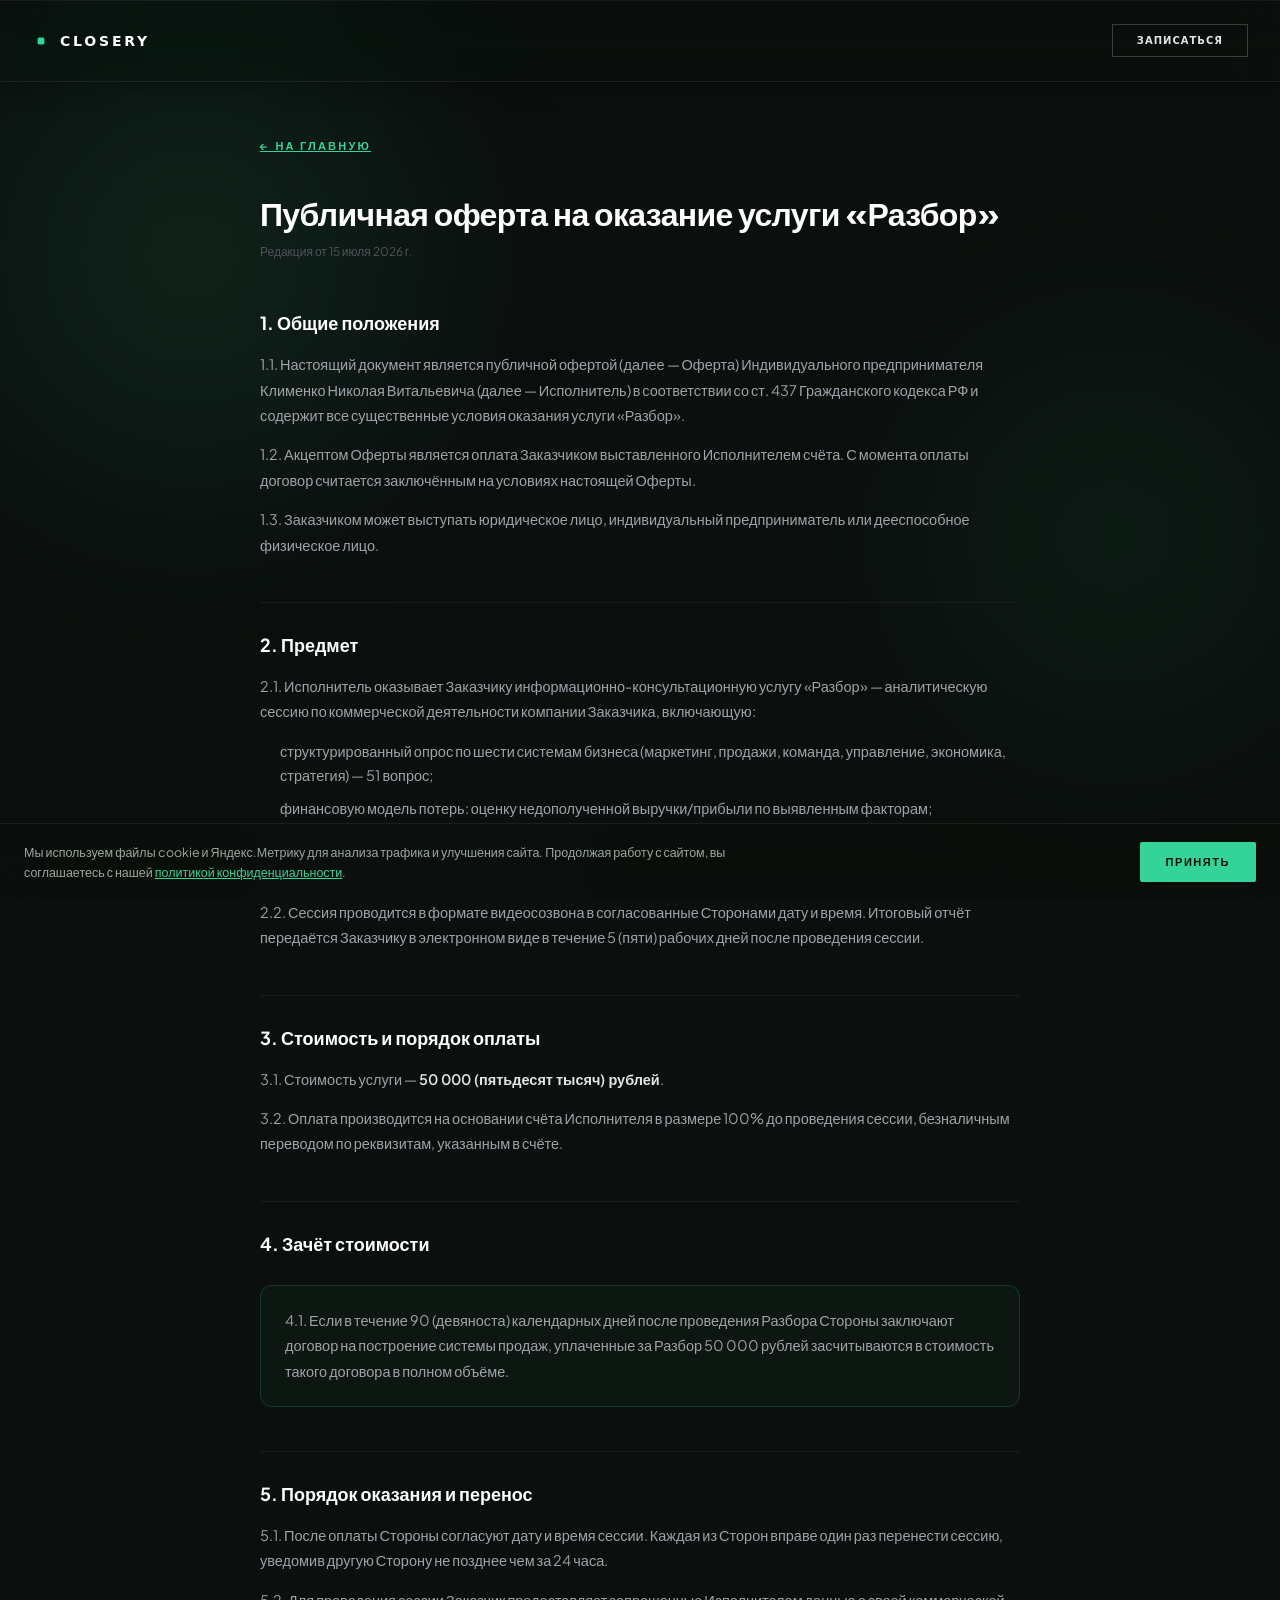
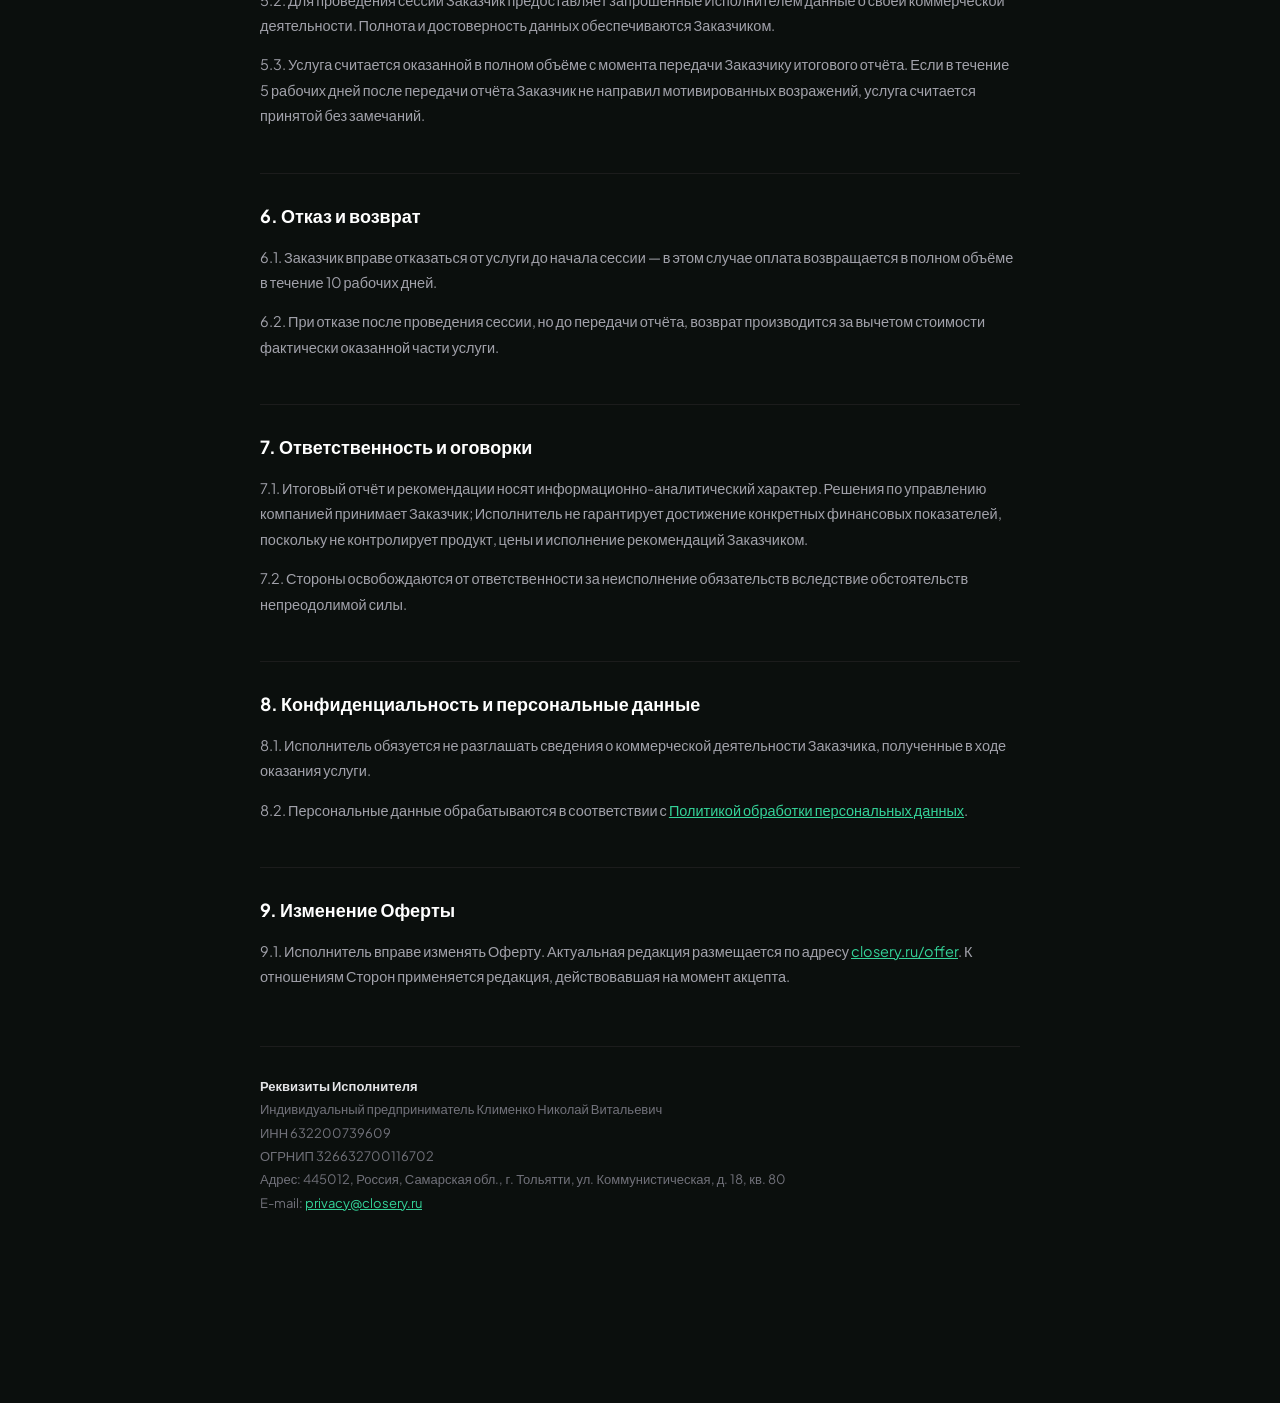
<file: offer/index.html>
<!DOCTYPE html>
<html lang="ru">
<head>
<meta charset="UTF-8">
<meta name="viewport" content="width=device-width, initial-scale=1">
<title>Closery — Публичная оферта</title>
<meta name="description" content="Публичная оферта на оказание услуги «Разбор» — ИП Клименко Николай Витальевич.">
<link rel="canonical" href="https://closery.ru/offer/">
<meta name="robots" content="index, follow">
<meta name="theme-color" content="#0B0F0D">
<link rel="icon" href="/favicon.ico" sizes="any">
<link rel="icon" type="image/svg+xml" href="/mark-transparent.svg">
<link rel="apple-touch-icon" href="/apple-touch-icon.png">
<link rel="icon" type="image/png" sizes="192x192" href="/mark-192.png">
<meta property="og:type" content="website">
<meta property="og:site_name" content="Closery">
<meta property="og:locale" content="ru_RU">
<meta property="og:url" content="https://closery.ru/offer/">
<meta property="og:title" content="Closery — Публичная оферта">
<meta property="og:image" content="https://closery.ru/mark-512.png">
<link rel="stylesheet" href="/tailwind.css?v=3a59e3e5">
<link href="https://fonts.googleapis.com/css2?family=Plus+Jakarta+Sans:wght@400;500;600;700;800&display=swap" rel="stylesheet">
<style>
body{margin:0;background:#0B0F0D}
.nav-lnk{color:#E8EFEA !important;transition:color .2s !important;text-decoration:none !important}
.nav-lnk:hover{color:#34D399 !important}
.logo-btn{cursor:pointer;color:#fff !important;letter-spacing:.2em;display:inline-flex;align-items:center;gap:10px;transition:letter-spacing .35s ease,color .2s !important;text-decoration:none !important}
.logo-btn:hover{color:#34D399 !important;letter-spacing:.3em}
#cl-nav{position:sticky;top:0;z-index:60;background:rgba(11,15,13,.2);-webkit-backdrop-filter:blur(20px) saturate(160%);backdrop-filter:blur(20px) saturate(160%);border-bottom:1px solid rgba(255,255,255,.07);box-shadow:inset 0 1px 0 rgba(255,255,255,.06),0 4px 24px rgba(0,0,0,.25);transition:background .4s,box-shadow .4s,border-color .4s}
#cl-nav.cl-scrolled{background:rgba(11,15,13,.6);-webkit-backdrop-filter:blur(28px) saturate(200%);backdrop-filter:blur(28px) saturate(200%);border-bottom-color:rgba(52,211,153,.2);box-shadow:inset 0 1px 0 rgba(255,255,255,.1),0 8px 32px rgba(0,0,0,.5)}
#cl-aurora{position:fixed;inset:0;z-index:0;pointer-events:none;overflow:hidden}
#cl-aurora b{position:absolute;border-radius:50%;filter:blur(70px);display:block}
#cl-aurora .a1{width:60vw;height:60vw;left:-15vw;top:-10vw;background:radial-gradient(circle,rgba(52,211,153,.12),transparent 62%);animation:aur1 28s ease-in-out infinite}
#cl-aurora .a2{width:50vw;height:50vw;right:-12vw;top:24vh;background:radial-gradient(circle,rgba(30,122,87,.15),transparent 62%);animation:aur2 34s ease-in-out infinite}
@keyframes aur1{0%,100%{transform:translate(0,0) scale(1)}50%{transform:translate(6vw,4vh) scale(1.12)}}
@keyframes aur2{0%,100%{transform:translate(0,0) scale(1)}50%{transform:translate(-5vw,6vh) scale(1.1)}}
@media(prefers-reduced-motion:reduce){#cl-aurora b{animation:none}}
.pd-page{background:transparent;position:relative;z-index:1;color:#d4d4d8;font-family:'Plus Jakarta Sans',sans-serif;padding:50px 24px 110px;min-height:100vh}
.pd-wrap{max-width:760px;margin:0 auto}
.pd-back{display:inline-block;font-size:11px;font-weight:700;letter-spacing:.2em;text-transform:uppercase;color:#71717a !important;text-decoration:none !important;margin-bottom:40px;transition:color .2s}
.pd-back:hover{color:#34D399 !important}
.pd-h1{font-size:32px;font-weight:800;letter-spacing:-.02em;color:#fff;line-height:1.15;margin:0 0 12px}
.pd-date{font-size:12px;color:#52525b;margin-bottom:48px;display:block}
.pd-h2{font-size:18px;font-weight:700;color:#fff;margin:44px 0 16px;padding-top:28px;border-top:1px solid #1c1c1c}
.pd-h2:first-of-type{border-top:none;padding-top:0}
.pd-page p{font-size:14.5px;line-height:1.75;color:#a1a1aa;margin:0 0 14px}
.pd-page ul{margin:0 0 14px;padding-left:20px}
.pd-page li{font-size:14.5px;line-height:1.7;color:#a1a1aa;margin-bottom:8px}
.pd-page a{color:#34D399 !important;text-decoration:underline !important}
.pd-page strong{color:#e4e4e7;font-weight:600}
.pd-callout{background:rgba(52,211,153,.04);border:1px solid rgba(52,211,153,.18);border-radius:12px;padding:22px 24px;margin:28px 0}
.pd-callout p:last-child{margin-bottom:0}
.pd-foot{margin-top:56px;padding-top:28px;border-top:1px solid #1c1c1c;font-size:13px;color:#71717a;line-height:1.8}
</style>
</head>
<body>

<div id="cl-aurora" aria-hidden="true"><b class="a1"></b><b class="a2"></b></div>

<nav id="cl-nav" class="w-full px-8 py-6 flex justify-between items-center">
  <a href="/" class="logo-btn font-bold uppercase text-sm select-none"><img src="/mark-transparent.svg" alt="" width="18" height="18" style="flex:none">Closery</a>
  <a href="/#cta" class="px-6 py-2 border border-white/20 text-[10px] font-bold uppercase tracking-widest text-[#e4e4e7] hover:bg-emerald-500 hover:border-emerald-500 hover:text-black transition-all" style="text-decoration:none;color:#e4e4e7">Записаться</a>
</nav>

<div class="pd-page">
  <div class="pd-wrap">

    <a href="/" class="pd-back">← На главную</a>

    <h1 class="pd-h1">Публичная оферта на оказание услуги «Разбор»</h1>
    <span class="pd-date">Редакция от 15 июля 2026 г.</span>

    <h2 class="pd-h2">1. Общие положения</h2>
    <p>1.1. Настоящий документ является публичной офертой (далее — Оферта) Индивидуального предпринимателя Клименко Николая Витальевича (далее — Исполнитель) в соответствии со ст. 437 Гражданского кодекса РФ и содержит все существенные условия оказания услуги «Разбор».</p>
    <p>1.2. Акцептом Оферты является оплата Заказчиком выставленного Исполнителем счёта. С момента оплаты договор считается заключённым на условиях настоящей Оферты.</p>
    <p>1.3. Заказчиком может выступать юридическое лицо, индивидуальный предприниматель или дееспособное физическое лицо.</p>

    <h2 class="pd-h2">2. Предмет</h2>
    <p>2.1. Исполнитель оказывает Заказчику информационно-консультационную услугу «Разбор» — аналитическую сессию по коммерческой деятельности компании Заказчика, включающую:</p>
    <ul>
      <li>структурированный опрос по шести системам бизнеса (маркетинг, продажи, команда, управление, экономика, стратегия) — 51 вопрос;</li>
      <li>финансовую модель потерь: оценку недополученной выручки/прибыли по выявленным факторам;</li>
      <li>план первоочередных действий на 90 дней;</li>
      <li>итоговый отчёт в электронном виде (PDF).</li>
    </ul>
    <p>2.2. Сессия проводится в формате видеосозвона в согласованные Сторонами дату и время. Итоговый отчёт передаётся Заказчику в электронном виде в течение 5 (пяти) рабочих дней после проведения сессии.</p>

    <h2 class="pd-h2">3. Стоимость и порядок оплаты</h2>
    <p>3.1. Стоимость услуги — <strong>50 000 (пятьдесят тысяч) рублей</strong>.</p>
    <p>3.2. Оплата производится на основании счёта Исполнителя в размере 100% до проведения сессии, безналичным переводом по реквизитам, указанным в счёте.</p>

    <h2 class="pd-h2">4. Зачёт стоимости</h2>
    <div class="pd-callout">
      <p>4.1. Если в течение 90 (девяноста) календарных дней после проведения Разбора Стороны заключают договор на построение системы продаж, уплаченные за Разбор 50 000 рублей засчитываются в стоимость такого договора в полном объёме.</p>
    </div>

    <h2 class="pd-h2">5. Порядок оказания и перенос</h2>
    <p>5.1. После оплаты Стороны согласуют дату и время сессии. Каждая из Сторон вправе один раз перенести сессию, уведомив другую Сторону не позднее чем за 24 часа.</p>
    <p>5.2. Для проведения сессии Заказчик предоставляет запрошенные Исполнителем данные о своей коммерческой деятельности. Полнота и достоверность данных обеспечиваются Заказчиком.</p>
    <p>5.3. Услуга считается оказанной в полном объёме с момента передачи Заказчику итогового отчёта. Если в течение 5 рабочих дней после передачи отчёта Заказчик не направил мотивированных возражений, услуга считается принятой без замечаний.</p>

    <h2 class="pd-h2">6. Отказ и возврат</h2>
    <p>6.1. Заказчик вправе отказаться от услуги до начала сессии — в этом случае оплата возвращается в полном объёме в течение 10 рабочих дней.</p>
    <p>6.2. При отказе после проведения сессии, но до передачи отчёта, возврат производится за вычетом стоимости фактически оказанной части услуги.</p>

    <h2 class="pd-h2">7. Ответственность и оговорки</h2>
    <p>7.1. Итоговый отчёт и рекомендации носят информационно-аналитический характер. Решения по управлению компанией принимает Заказчик; Исполнитель не гарантирует достижение конкретных финансовых показателей, поскольку не контролирует продукт, цены и исполнение рекомендаций Заказчиком.</p>
    <p>7.2. Стороны освобождаются от ответственности за неисполнение обязательств вследствие обстоятельств непреодолимой силы.</p>

    <h2 class="pd-h2">8. Конфиденциальность и персональные данные</h2>
    <p>8.1. Исполнитель обязуется не разглашать сведения о коммерческой деятельности Заказчика, полученные в ходе оказания услуги.</p>
    <p>8.2. Персональные данные обрабатываются в соответствии с <a href="https://closery.ru/policy">Политикой обработки персональных данных</a>.</p>

    <h2 class="pd-h2">9. Изменение Оферты</h2>
    <p>9.1. Исполнитель вправе изменять Оферту. Актуальная редакция размещается по адресу <a href="https://closery.ru/offer">closery.ru/offer</a>. К отношениям Сторон применяется редакция, действовавшая на момент акцепта.</p>

    <div class="pd-foot">
      <strong>Реквизиты Исполнителя</strong><br>
      Индивидуальный предприниматель Клименко Николай Витальевич<br>
      ИНН 632200739609<br>
      ОГРНИП 326632700116702<br>
      Адрес: 445012, Россия, Самарская обл., г. Тольятти, ул. Коммунистическая, д. 18, кв. 80<br>
      E-mail: <a href="mailto:privacy@closery.ru">privacy@closery.ru</a>
    </div>

  </div>
</div>

<script>
(function(){
  var nav=document.getElementById('cl-nav');
  function upd(){if(nav)nav.classList.toggle('cl-scrolled',window.scrollY>40);}
  window.addEventListener('scroll',upd,{passive:true}); upd();
})();
</script>
<script src="/cookie-consent.js" defer></script>
</body>
</html>
</file>
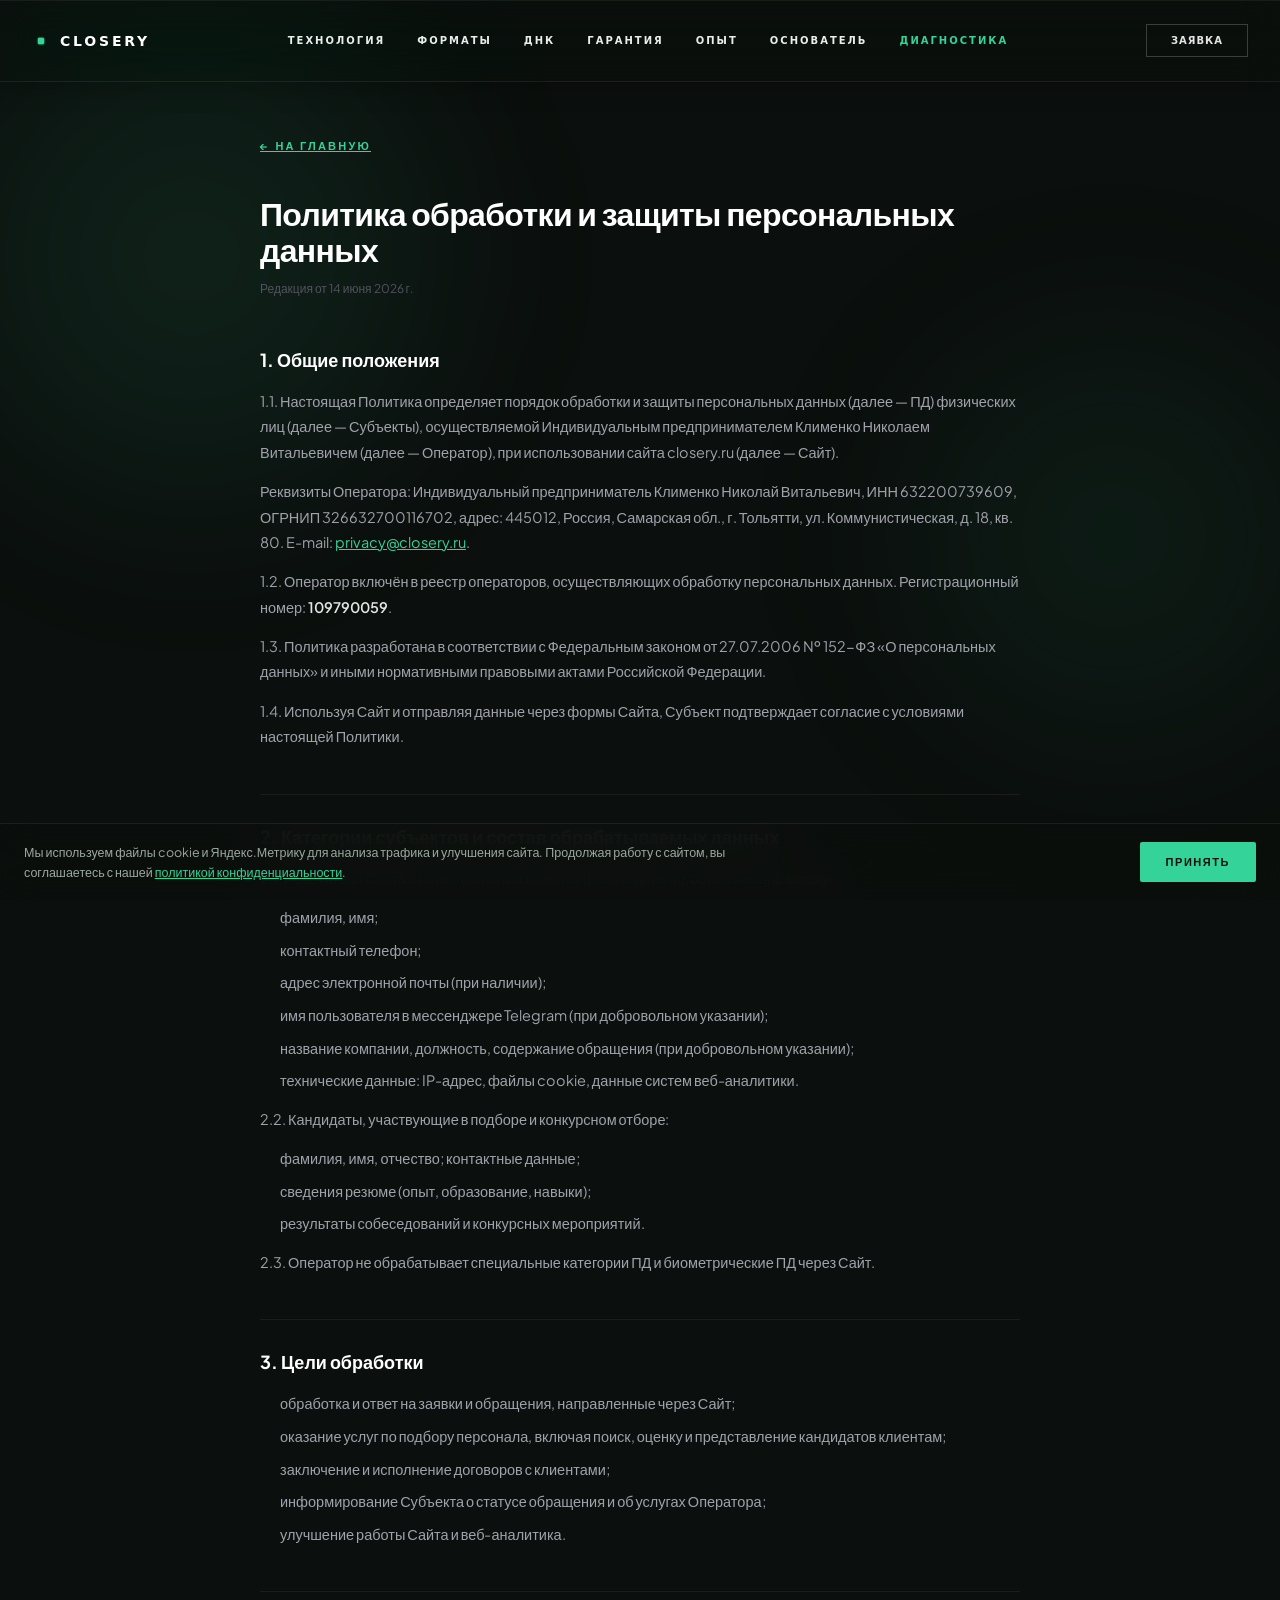
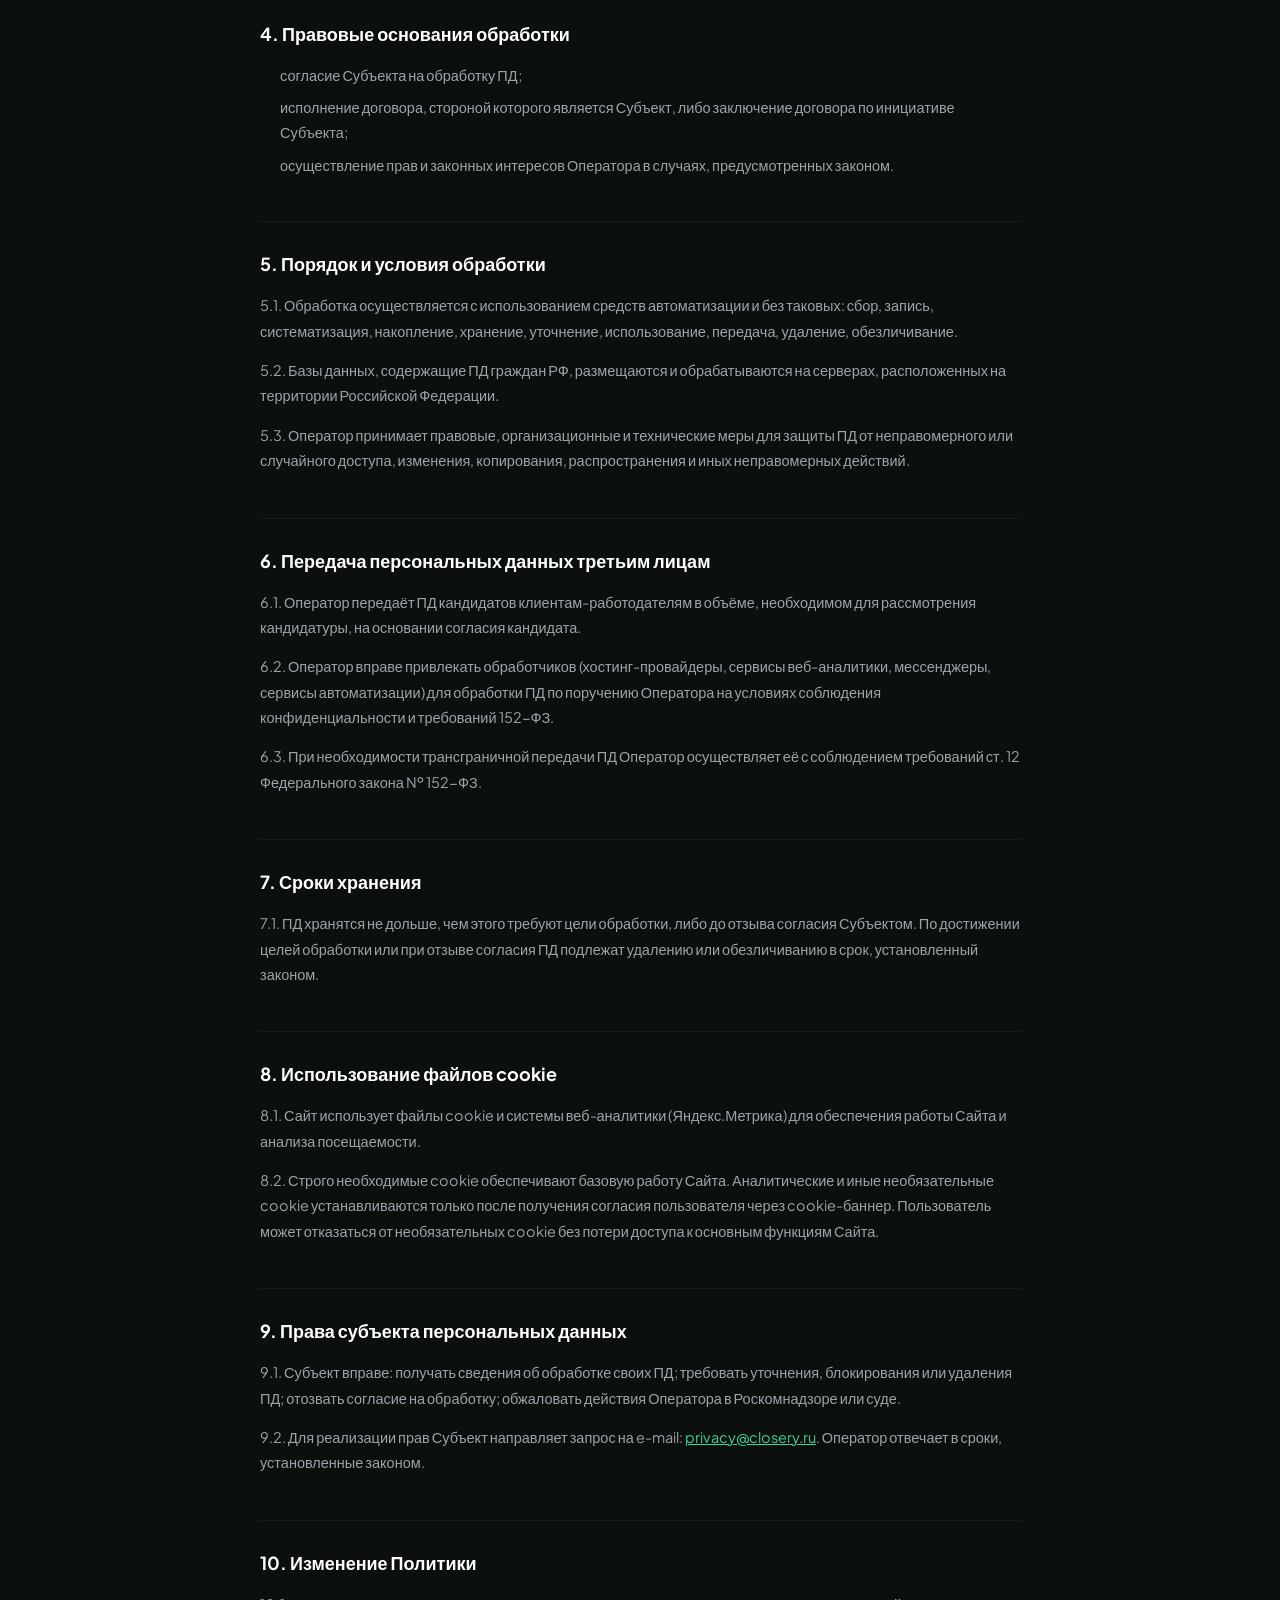
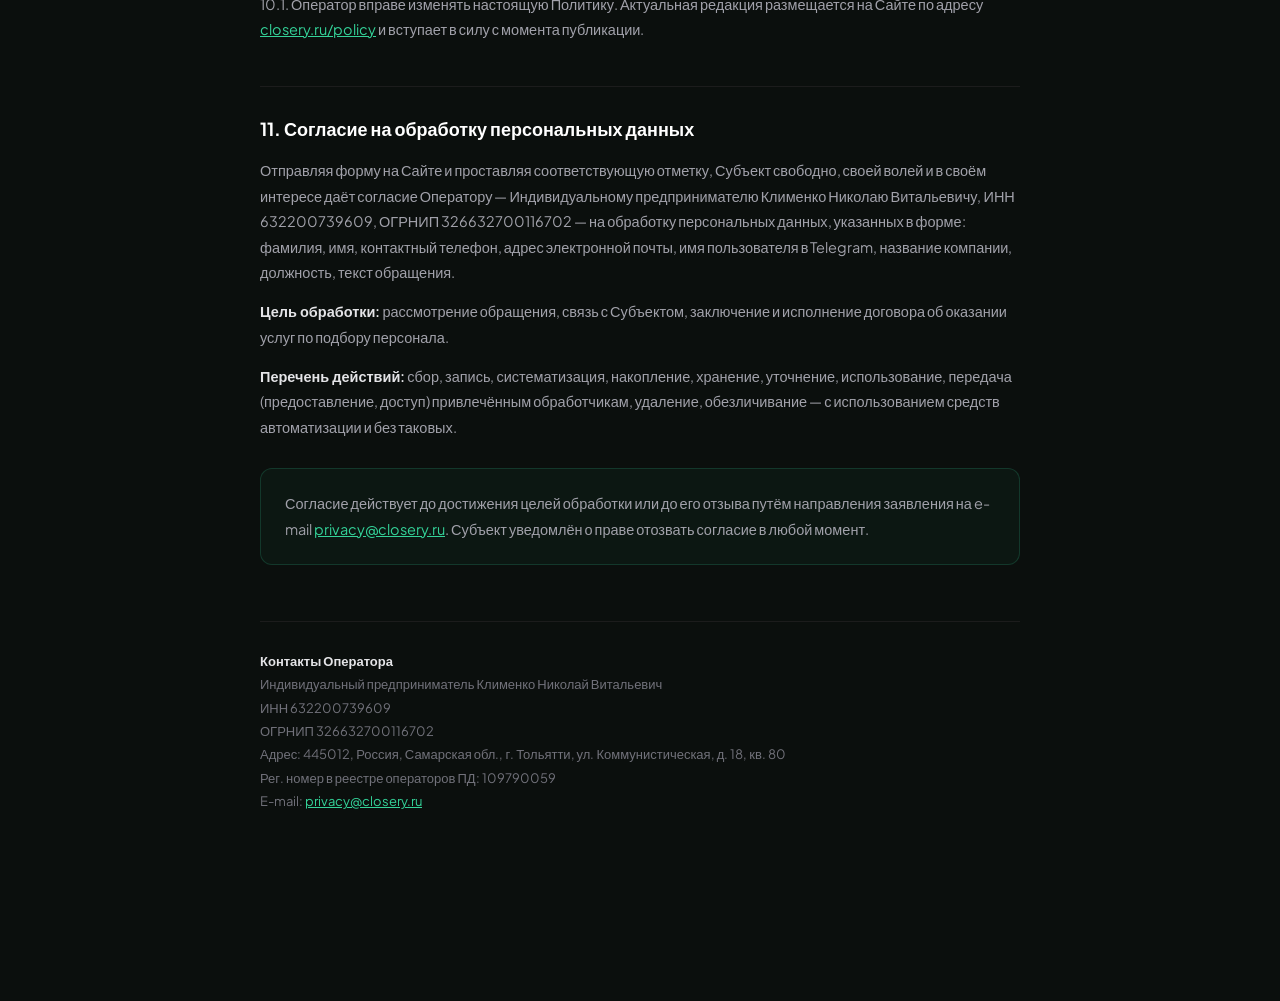
<file: policy/index.html>
<!DOCTYPE html>
<html lang="ru">
<head>
<meta charset="UTF-8">
<meta name="viewport" content="width=device-width, initial-scale=1">
<title>Closery — Политика конфиденциальности</title>
<meta name="description" content="Политика обработки и защиты персональных данных Closery — ИП Клименко Николай Витальевич.">
<link rel="canonical" href="https://closery.ru/policy/">
<meta name="robots" content="index, follow">
<meta name="theme-color" content="#0B0F0D">
<link rel="icon" href="/favicon.ico" sizes="any">
<link rel="icon" type="image/svg+xml" href="/mark-transparent.svg">
<link rel="apple-touch-icon" href="/apple-touch-icon.png">
<link rel="icon" type="image/png" sizes="192x192" href="/mark-192.png">
<meta property="og:type" content="website">
<meta property="og:site_name" content="Closery">
<meta property="og:locale" content="ru_RU">
<meta property="og:url" content="https://closery.ru/policy/">
<meta property="og:title" content="Closery — Политика конфиденциальности">
<meta property="og:image" content="https://closery.ru/mark-512.png">
<link rel="stylesheet" href="/tailwind.css?v=3a59e3e5">
<link href="https://fonts.googleapis.com/css2?family=Plus+Jakarta+Sans:wght@400;500;600;700;800&display=swap" rel="stylesheet">
<style>
body{margin:0;background:#0B0F0D}
.nav-lnk{color:#E8EFEA !important;transition:color .2s !important;text-decoration:none !important}
.nav-lnk:hover{color:#34D399 !important}
.nav-dna{color:#34D399 !important}
.nav-dna:hover{color:#6EE7B7 !important}
.logo-btn{cursor:pointer;color:#fff !important;letter-spacing:.2em;display:inline-flex;align-items:center;gap:10px;transition:letter-spacing .35s ease,color .2s !important;text-decoration:none !important}
.logo-btn:hover{color:#34D399 !important;letter-spacing:.3em}
.brand-mark{width:9px;height:9px;border-radius:2px;flex:none;background:#34D399;box-shadow:0 0 14px rgba(52,211,153,.55)}
#cl-nav{position:sticky;top:0;z-index:60;background:rgba(11,15,13,.2);-webkit-backdrop-filter:blur(20px) saturate(160%);backdrop-filter:blur(20px) saturate(160%);border-bottom:1px solid rgba(255,255,255,.07);box-shadow:inset 0 1px 0 rgba(255,255,255,.06),0 4px 24px rgba(0,0,0,.25);transition:background .4s,box-shadow .4s,border-color .4s}
#cl-nav.cl-scrolled{background:rgba(11,15,13,.6);-webkit-backdrop-filter:blur(28px) saturate(200%);backdrop-filter:blur(28px) saturate(200%);border-bottom-color:rgba(52,211,153,.2);box-shadow:inset 0 1px 0 rgba(255,255,255,.1),0 8px 32px rgba(0,0,0,.5)}
#cl-mob-menu{display:none;position:fixed;top:70px;left:0;right:0;bottom:0;background:rgba(11,15,13,.97);-webkit-backdrop-filter:blur(24px);backdrop-filter:blur(24px);border-bottom:1px solid rgba(255,255,255,.08);z-index:59;padding:1.5rem 2rem;flex-direction:column;gap:1.25rem;overflow-y:auto}
body.cl-menu-open{overflow:hidden}
#cl-mob-menu.open{display:flex}
#cl-mob-menu a{color:#5F6B64 !important;font-size:11px;font-weight:700;letter-spacing:.2em;text-transform:uppercase;text-decoration:none;padding:.75rem 0;border-bottom:1px solid rgba(255,255,255,.05);transition:color .2s !important}
#cl-mob-menu a:hover{color:#34D399 !important}
#cl-hamburger{display:none;flex-direction:column;gap:5px;cursor:pointer;padding:4px;background:none;border:none}
#cl-hamburger span{display:block;width:22px;height:2px;background:#e4e4e7;border-radius:2px;transition:transform .3s ease,opacity .3s ease}
#cl-hamburger.open span:nth-child(1){transform:translateY(7px) rotate(45deg)}
#cl-hamburger.open span:nth-child(2){opacity:0}
#cl-hamburger.open span:nth-child(3){transform:translateY(-7px) rotate(-45deg)}
@media(max-width:768px){#cl-hamburger{display:flex}}
@media(max-width:400px){#cl-nav-cta{display:none !important}}
#cl-aurora{position:fixed;inset:0;z-index:0;pointer-events:none;overflow:hidden}
#cl-aurora b{position:absolute;border-radius:50%;filter:blur(70px);display:block}
#cl-aurora .a1{width:60vw;height:60vw;left:-15vw;top:-10vw;background:radial-gradient(circle,rgba(52,211,153,.12),transparent 62%);animation:aur1 28s ease-in-out infinite}
#cl-aurora .a2{width:50vw;height:50vw;right:-12vw;top:24vh;background:radial-gradient(circle,rgba(30,122,87,.15),transparent 62%);animation:aur2 34s ease-in-out infinite}
@keyframes aur1{0%,100%{transform:translate(0,0) scale(1)}50%{transform:translate(6vw,4vh) scale(1.12)}}
@keyframes aur2{0%,100%{transform:translate(0,0) scale(1)}50%{transform:translate(-5vw,6vh) scale(1.1)}}
@media(prefers-reduced-motion:reduce){#cl-aurora b{animation:none}}
.pd-page {
  background: transparent;
  position: relative; z-index: 1;
  color: #d4d4d8;
  font-family: 'Plus Jakarta Sans', sans-serif;
  padding: 50px 24px 110px;
  min-height: 100vh;
}
.pd-wrap { max-width: 760px; margin: 0 auto; }
.pd-back {
  display: inline-block;
  font-size: 11px; font-weight: 700; letter-spacing: .2em; text-transform: uppercase;
  color: #71717a !important; text-decoration: none !important;
  margin-bottom: 40px; transition: color .2s;
}
.pd-back:hover { color: #34D399 !important; }
.pd-h1 { font-size: 32px; font-weight: 800; letter-spacing: -.02em; color: #fff; line-height: 1.15; margin: 0 0 12px; }
.pd-date { font-size: 12px; color: #52525b; margin-bottom: 48px; display: block; }
.pd-h2 { font-size: 18px; font-weight: 700; color: #fff; margin: 44px 0 16px; padding-top: 28px; border-top: 1px solid #1c1c1c; }
.pd-h2:first-of-type { border-top: none; padding-top: 0; }
.pd-h3 { font-size: 14px; font-weight: 700; color: #34D399; margin: 28px 0 12px; text-transform: uppercase; letter-spacing: .08em; }
.pd-page p { font-size: 14.5px; line-height: 1.75; color: #a1a1aa; margin: 0 0 14px; }
.pd-page ul { margin: 0 0 14px; padding-left: 20px; }
.pd-page li { font-size: 14.5px; line-height: 1.7; color: #a1a1aa; margin-bottom: 8px; }
.pd-page a { color: #34D399 !important; text-decoration: underline !important; }
.pd-page strong { color: #e4e4e7; font-weight: 600; }
.pd-callout { background: rgba(52,211,153,.04); border: 1px solid rgba(52,211,153,.18); border-radius: 12px; padding: 22px 24px; margin: 28px 0; }
.pd-callout p:last-child { margin-bottom: 0; }
.pd-foot { margin-top: 56px; padding-top: 28px; border-top: 1px solid #1c1c1c; font-size: 13px; color: #71717a; line-height: 1.8; }
</style>
</head>
<body>

<div id="cl-aurora" aria-hidden="true"><b class="a1"></b><b class="a2"></b></div>

<nav id="cl-nav" class="w-full px-8 py-6 flex justify-between items-center">
  <a href="/" class="logo-btn font-bold uppercase text-sm select-none"><img src="/mark-transparent.svg" alt="" width="18" height="18" style="flex:none">Closery</a>
  <div class="hidden md:flex gap-8 text-[10px] font-bold uppercase tracking-[.2em]">
    <a href="/#method"     class="nav-lnk">Технология</a>
    <a href="/#formats"    class="nav-lnk">Форматы</a>
    <a href="/dna"         class="nav-lnk">ДНК</a>
    <a href="/#guarantee"  class="nav-lnk">Гарантия</a>
    <a href="/#cases"      class="nav-lnk">Опыт</a>
    <a href="/#founder"    class="nav-lnk">Основатель</a>
    <a href="/diagnostic"  class="nav-lnk nav-dna">Диагностика</a>
  </div>
  <div class="flex items-center gap-4">
    <a id="cl-nav-cta" href="/#cta" class="px-6 py-2 border border-white/20 text-[10px] font-bold uppercase tracking-widest text-[#e4e4e7] hover:bg-emerald-500 hover:border-emerald-500 hover:text-black transition-all" style="text-decoration:none;color:#e4e4e7">Заявка</a>
    <button id="cl-hamburger" aria-label="Меню" aria-expanded="false"><span></span><span></span><span></span></button>
  </div>
</nav>
<div id="cl-mob-menu" role="navigation">
  <a href="/#method"     onclick="clCloseMob()">Технология</a>
  <a href="/#formats"    onclick="clCloseMob()">Форматы</a>
  <a href="/dna"         onclick="clCloseMob()">ДНК</a>
  <a href="/#guarantee"  onclick="clCloseMob()">Гарантия</a>
  <a href="/#cases"      onclick="clCloseMob()">Опыт</a>
  <a href="/#founder"    onclick="clCloseMob()">Основатель</a>
  <a href="/diagnostic"  class="nav-dna" onclick="clCloseMob()">Диагностика</a>
</div>

<div class="pd-page">
  <div class="pd-wrap">

    <a href="/" class="pd-back">← На главную</a>

    <h1 class="pd-h1">Политика обработки и защиты персональных данных</h1>
    <span class="pd-date">Редакция от 14 июня 2026 г.</span>

    <!-- 1 -->
    <h2 class="pd-h2">1. Общие положения</h2>
    <p>1.1. Настоящая Политика определяет порядок обработки и защиты персональных данных (далее — ПД) физических лиц (далее — Субъекты), осуществляемой Индивидуальным предпринимателем Клименко Николаем Витальевичем (далее — Оператор), при использовании сайта closery.ru (далее — Сайт).</p>
    <p>Реквизиты Оператора: Индивидуальный предприниматель Клименко Николай Витальевич, ИНН 632200739609, ОГРНИП 326632700116702, адрес: 445012, Россия, Самарская обл., г. Тольятти, ул. Коммунистическая, д. 18, кв. 80. E-mail: <a href="mailto:privacy@closery.ru">privacy@closery.ru</a>.</p>
    <p>1.2. Оператор включён в реестр операторов, осуществляющих обработку персональных данных. Регистрационный номер: <strong>109790059</strong>.</p>
    <p>1.3. Политика разработана в соответствии с Федеральным законом от 27.07.2006 № 152-ФЗ «О персональных данных» и иными нормативными правовыми актами Российской Федерации.</p>
    <p>1.4. Используя Сайт и отправляя данные через формы Сайта, Субъект подтверждает согласие с условиями настоящей Политики.</p>

    <!-- 2 -->
    <h2 class="pd-h2">2. Категории субъектов и состав обрабатываемых данных</h2>
    <p>2.1. Посетители Сайта и потенциальные клиенты (работодатели), оставляющие заявку:</p>
    <ul>
      <li>фамилия, имя;</li>
      <li>контактный телефон;</li>
      <li>адрес электронной почты (при наличии);</li>
      <li>имя пользователя в мессенджере Telegram (при добровольном указании);</li>
      <li>название компании, должность, содержание обращения (при добровольном указании);</li>
      <li>технические данные: IP-адрес, файлы cookie, данные систем веб-аналитики.</li>
    </ul>
    <p>2.2. Кандидаты, участвующие в подборе и конкурсном отборе:</p>
    <ul>
      <li>фамилия, имя, отчество; контактные данные;</li>
      <li>сведения резюме (опыт, образование, навыки);</li>
      <li>результаты собеседований и конкурсных мероприятий.</li>
    </ul>
    <p>2.3. Оператор не обрабатывает специальные категории ПД и биометрические ПД через Сайт.</p>

    <!-- 3 -->
    <h2 class="pd-h2">3. Цели обработки</h2>
    <ul>
      <li>обработка и ответ на заявки и обращения, направленные через Сайт;</li>
      <li>оказание услуг по подбору персонала, включая поиск, оценку и представление кандидатов клиентам;</li>
      <li>заключение и исполнение договоров с клиентами;</li>
      <li>информирование Субъекта о статусе обращения и об услугах Оператора;</li>
      <li>улучшение работы Сайта и веб-аналитика.</li>
    </ul>

    <!-- 4 -->
    <h2 class="pd-h2">4. Правовые основания обработки</h2>
    <ul>
      <li>согласие Субъекта на обработку ПД;</li>
      <li>исполнение договора, стороной которого является Субъект, либо заключение договора по инициативе Субъекта;</li>
      <li>осуществление прав и законных интересов Оператора в случаях, предусмотренных законом.</li>
    </ul>

    <!-- 5 -->
    <h2 class="pd-h2">5. Порядок и условия обработки</h2>
    <p>5.1. Обработка осуществляется с использованием средств автоматизации и без таковых: сбор, запись, систематизация, накопление, хранение, уточнение, использование, передача, удаление, обезличивание.</p>
    <p>5.2. Базы данных, содержащие ПД граждан РФ, размещаются и обрабатываются на серверах, расположенных на территории Российской Федерации.</p>
    <p>5.3. Оператор принимает правовые, организационные и технические меры для защиты ПД от неправомерного или случайного доступа, изменения, копирования, распространения и иных неправомерных действий.</p>

    <!-- 6 -->
    <h2 class="pd-h2">6. Передача персональных данных третьим лицам</h2>
    <p>6.1. Оператор передаёт ПД кандидатов клиентам-работодателям в объёме, необходимом для рассмотрения кандидатуры, на основании согласия кандидата.</p>
    <p>6.2. Оператор вправе привлекать обработчиков (хостинг-провайдеры, сервисы веб-аналитики, мессенджеры, сервисы автоматизации) для обработки ПД по поручению Оператора на условиях соблюдения конфиденциальности и требований 152-ФЗ.</p>
    <p>6.3. При необходимости трансграничной передачи ПД Оператор осуществляет её с соблюдением требований ст. 12 Федерального закона № 152-ФЗ.</p>

    <!-- 7 -->
    <h2 class="pd-h2">7. Сроки хранения</h2>
    <p>7.1. ПД хранятся не дольше, чем этого требуют цели обработки, либо до отзыва согласия Субъектом. По достижении целей обработки или при отзыве согласия ПД подлежат удалению или обезличиванию в срок, установленный законом.</p>

    <!-- 8 -->
    <h2 class="pd-h2">8. Использование файлов cookie</h2>
    <p>8.1. Сайт использует файлы cookie и системы веб-аналитики (Яндекс.Метрика) для обеспечения работы Сайта и анализа посещаемости.</p>
    <p>8.2. Строго необходимые cookie обеспечивают базовую работу Сайта. Аналитические и иные необязательные cookie устанавливаются только после получения согласия пользователя через cookie-баннер. Пользователь может отказаться от необязательных cookie без потери доступа к основным функциям Сайта.</p>

    <!-- 9 -->
    <h2 class="pd-h2">9. Права субъекта персональных данных</h2>
    <p>9.1. Субъект вправе: получать сведения об обработке своих ПД; требовать уточнения, блокирования или удаления ПД; отозвать согласие на обработку; обжаловать действия Оператора в Роскомнадзоре или суде.</p>
    <p>9.2. Для реализации прав Субъект направляет запрос на e-mail: <a href="mailto:privacy@closery.ru">privacy@closery.ru</a>. Оператор отвечает в сроки, установленные законом.</p>

    <!-- 10 -->
    <h2 class="pd-h2">10. Изменение Политики</h2>
    <p>10.1. Оператор вправе изменять настоящую Политику. Актуальная редакция размещается на Сайте по адресу <a href="https://closery.ru/policy">closery.ru/policy</a> и вступает в силу с момента публикации.</p>

    <!-- СОГЛАСИЕ -->
    <h2 class="pd-h2">11. Согласие на обработку персональных данных</h2>
    <p>Отправляя форму на Сайте и проставляя соответствующую отметку, Субъект свободно, своей волей и в своём интересе даёт согласие Оператору — Индивидуальному предпринимателю Клименко Николаю Витальевичу, ИНН 632200739609, ОГРНИП 326632700116702 — на обработку персональных данных, указанных в форме: фамилия, имя, контактный телефон, адрес электронной почты, имя пользователя в Telegram, название компании, должность, текст обращения.</p>
    <p><strong>Цель обработки:</strong> рассмотрение обращения, связь с Субъектом, заключение и исполнение договора об оказании услуг по подбору персонала.</p>
    <p><strong>Перечень действий:</strong> сбор, запись, систематизация, накопление, хранение, уточнение, использование, передача (предоставление, доступ) привлечённым обработчикам, удаление, обезличивание — с использованием средств автоматизации и без таковых.</p>
    <div class="pd-callout">
      <p>Согласие действует до достижения целей обработки или до его отзыва путём направления заявления на e-mail <a href="mailto:privacy@closery.ru">privacy@closery.ru</a>. Субъект уведомлён о праве отозвать согласие в любой момент.</p>
    </div>

    <!-- КОНТАКТЫ -->
    <div class="pd-foot">
      <strong>Контакты Оператора</strong><br>
      Индивидуальный предприниматель Клименко Николай Витальевич<br>
      ИНН 632200739609<br>
      ОГРНИП 326632700116702<br>
      Адрес: 445012, Россия, Самарская обл., г. Тольятти, ул. Коммунистическая, д. 18, кв. 80<br>
      Рег. номер в реестре операторов ПД: 109790059<br>
      E-mail: <a href="mailto:privacy@closery.ru">privacy@closery.ru</a>
    </div>

  </div>
</div>

<script>
(function(){
  var nav=document.getElementById('cl-nav');
  function upd(){if(nav)nav.classList.toggle('cl-scrolled',window.scrollY>40);}
  window.addEventListener('scroll',upd,{passive:true}); upd();
  var h=document.getElementById('cl-hamburger'), m=document.getElementById('cl-mob-menu');
  if(h){h.addEventListener('click',function(){var o=m.classList.toggle('open');h.classList.toggle('open',o);h.setAttribute('aria-expanded',String(o));document.body.classList.toggle('cl-menu-open',o);});}
  window.clCloseMob=function(){if(m)m.classList.remove('open');if(h){h.classList.remove('open');h.setAttribute('aria-expanded','false');}document.body.classList.remove('cl-menu-open');};
})();
</script>
<script src="/cookie-consent.js" defer></script>
</body>
</html>
</file>
